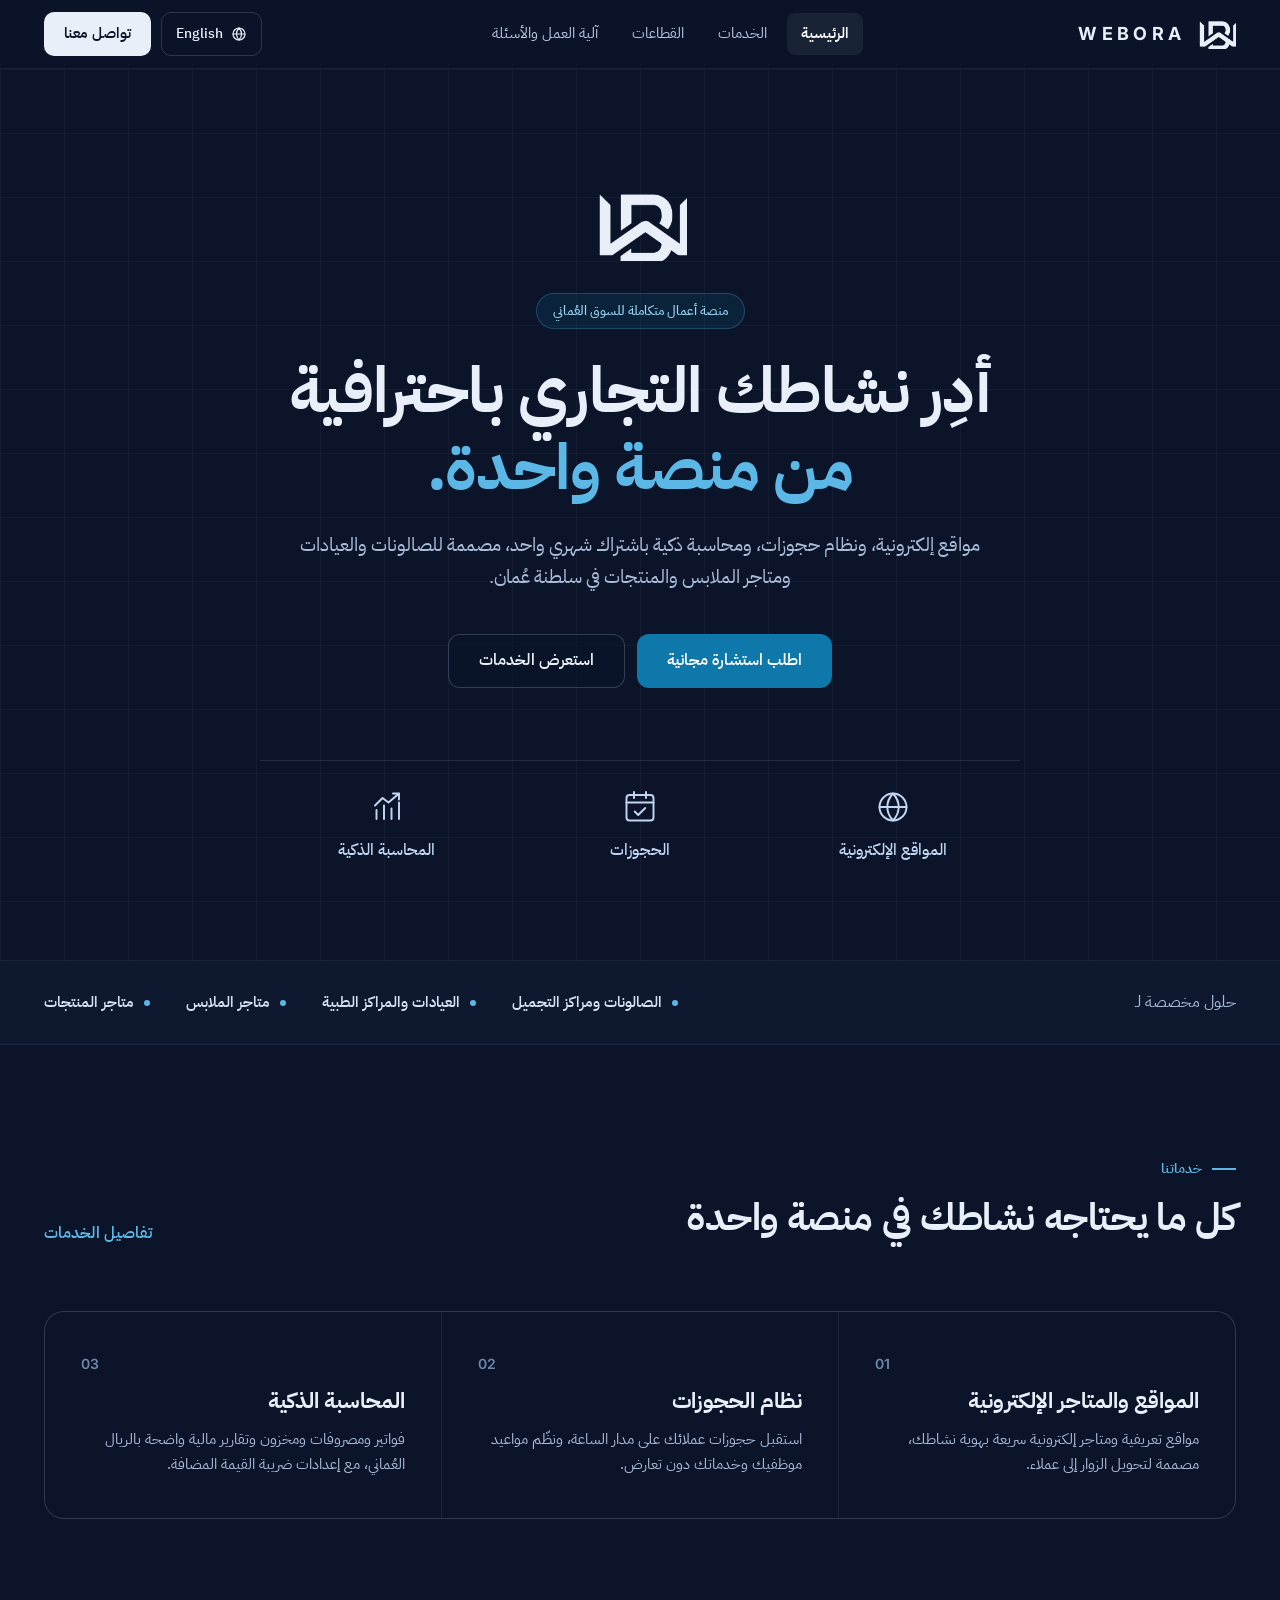
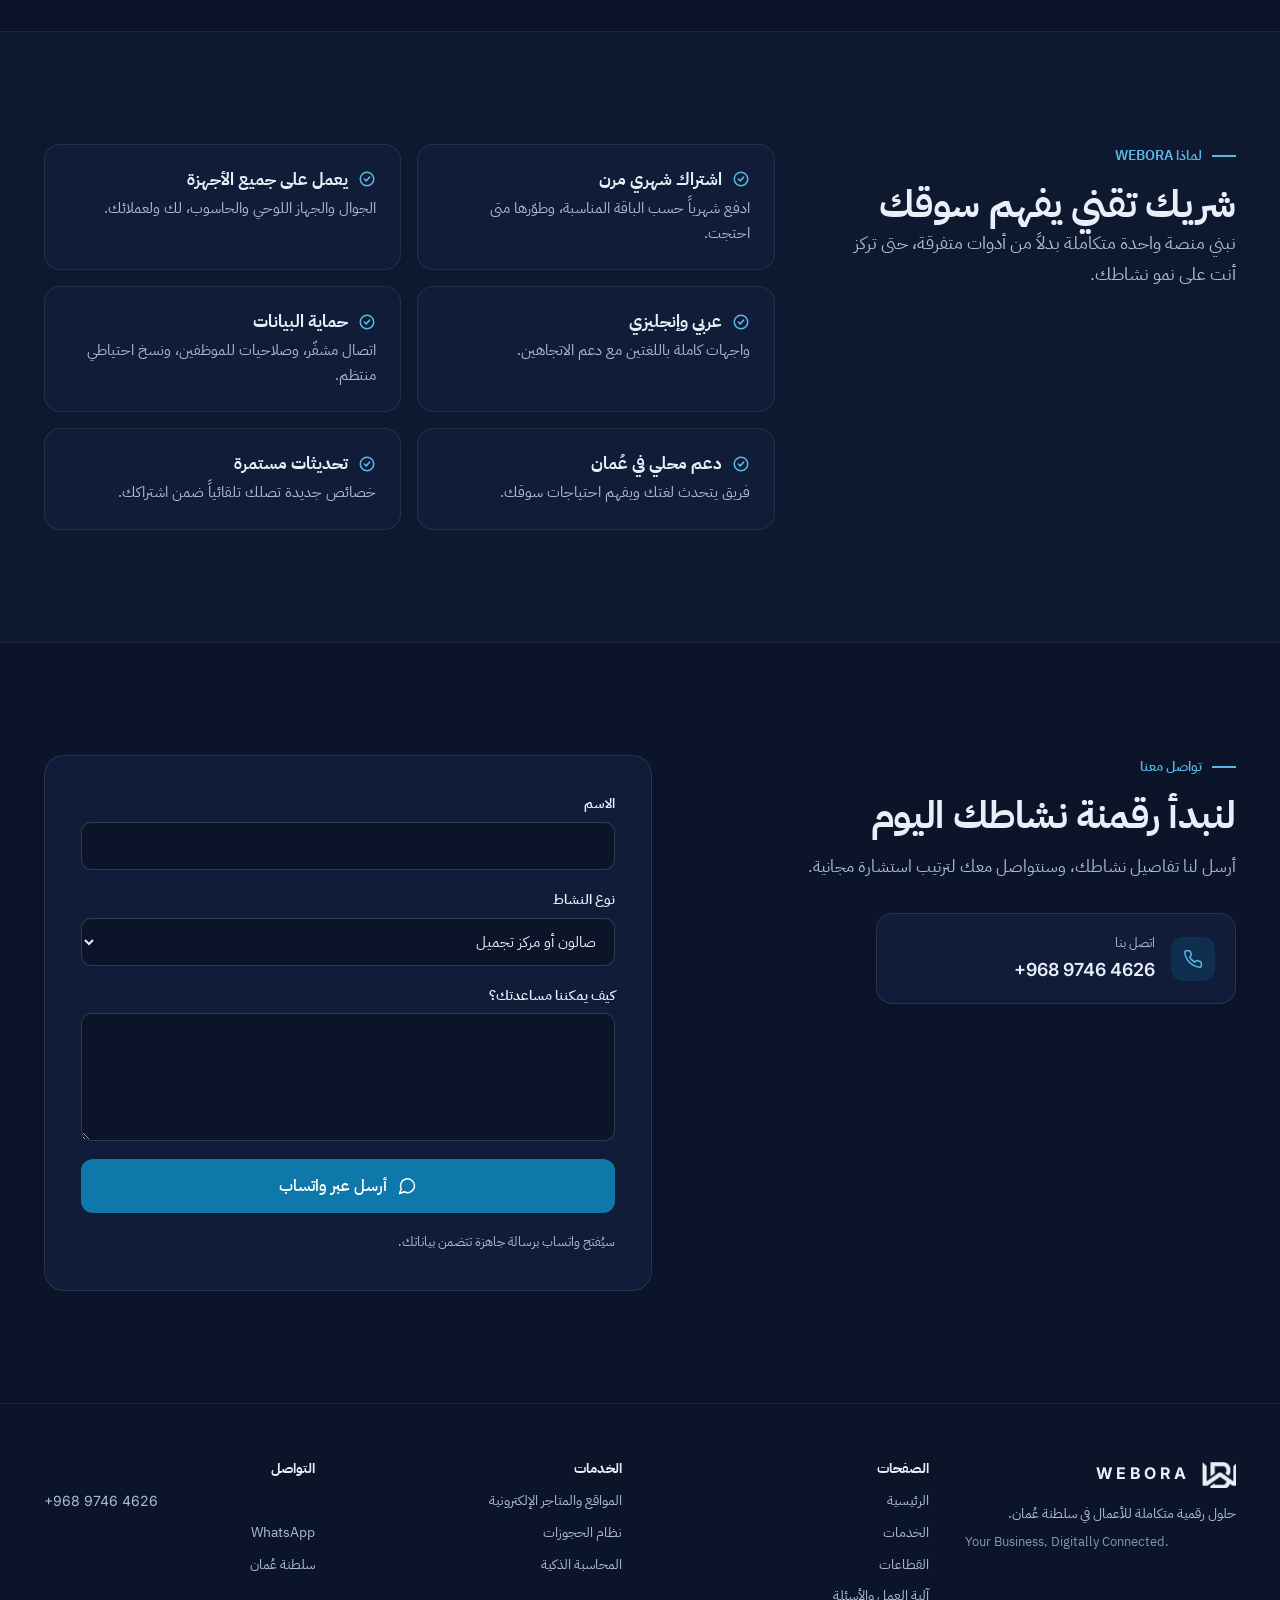
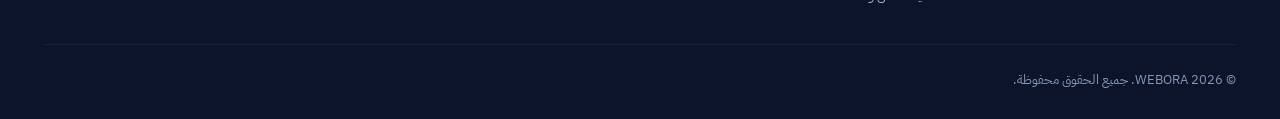
<file: public/index.html>
<!doctype html>
<html lang="ar" dir="rtl">
<head>
<meta charset="utf-8">
<meta name="viewport" content="width=device-width, initial-scale=1">
<title>WEBORA | مواقع وحجوزات ومحاسبة ذكية للأعمال في عُمان</title>
<meta name="description" content="منصة WEBORA: مواقع ومتاجر إلكترونية، ونظام حجوزات، ومحاسبة ذكية باشتراك شهري للصالونات والعيادات ومتاجر الملابس والمنتجات في سلطنة عُمان.">
<meta name="theme-color" content="#0B1428">
<meta property="og:type" content="website">
<meta property="og:site_name" content="WEBORA">
<meta property="og:title" content="WEBORA | مواقع وحجوزات ومحاسبة ذكية للأعمال في عُمان">
<meta property="og:description" content="منصة WEBORA: مواقع ومتاجر إلكترونية، ونظام حجوزات، ومحاسبة ذكية باشتراك شهري للصالونات والعيادات ومتاجر الملابس والمنتجات في سلطنة عُمان.">
<meta property="og:locale" content="ar_OM">
<link rel="icon" type="image/png" href="assets/favicon.png">
<link rel="apple-touch-icon" href="assets/apple-touch-icon.png">
<link rel="preconnect" href="https://fonts.googleapis.com">
<link rel="preconnect" href="https://fonts.gstatic.com" crossorigin>
<link rel="stylesheet" href="https://fonts.googleapis.com/css2?family=IBM+Plex+Sans+Arabic:wght@400;500;600;700&amp;family=Inter:wght@400;500;600;700&amp;display=swap">
<link rel="stylesheet" href="assets/style.css?v=20261114">
<script type="application/ld+json">{"@context": "https://schema.org", "@type": "Organization", "name": "WEBORA", "telephone": "+96897464626", "areaServed": "OM", "slogan": "Your Business, Digitally Connected."}</script>
</head>
<body>
<a class="skip-link" href="#main">تخطَّ إلى المحتوى</a>
<header class="site-header">
<div class="container header-bar">
<a class="brand" href="index.html" aria-label="WEBORA">
<img src="assets/logo-mark.png" alt="" width="39" height="30">
<span dir="ltr">WEBORA</span>
</a>
<nav class="nav" aria-label="القائمة الرئيسية">
<a href="index.html" aria-current="page">الرئيسية</a>
<a href="services.html">الخدمات</a>
<a href="sectors.html">القطاعات</a>
<a href="how.html">آلية العمل والأسئلة</a>
</nav>
<div class="header-actions">
<a class="btn-ghost" href="en/index.html" hreflang="en" lang="en"><svg width="16" height="16" viewBox="0 0 24 24" fill="none" stroke="currentColor" stroke-width="1.8" stroke-linecap="round" stroke-linejoin="round" aria-hidden="true"><circle cx="12" cy="12" r="9"/><path d="M3 12h18M12 3c2.5 2.7 3.8 5.7 3.8 9s-1.3 6.3-3.8 9c-2.5-2.7-3.8-5.7-3.8-9S9.5 5.7 12 3z"/></svg><span>English</span></a>
<a class="btn-light" href="https://wa.me/96897464626" target="_blank" rel="noopener">تواصل معنا</a>
<button class="burger" type="button" aria-expanded="false" aria-controls="mobile-nav" aria-label="القائمة"><svg width="20" height="20" viewBox="0 0 24 24" fill="none" stroke="currentColor" stroke-width="2" stroke-linecap="round" stroke-linejoin="round" aria-hidden="true"><path d="M4 7h16M4 12h16M4 17h16"/></svg></button>
</div>
</div>
<nav class="mobile-nav" id="mobile-nav" aria-label="القائمة الرئيسية">
<a href="index.html" aria-current="page">الرئيسية</a>
<a href="services.html">الخدمات</a>
<a href="sectors.html">القطاعات</a>
<a href="how.html">آلية العمل والأسئلة</a>
<a class="btn-light" href="https://wa.me/96897464626" target="_blank" rel="noopener">تواصل معنا</a>
</nav>
</header>
<main id="main">
<section class="grid-bg">
<div class="container hero">
<img class="hero-mark" src="assets/logo-mark.png" alt="" width="94" height="72">
<p class="badge">منصة أعمال متكاملة للسوق العُماني</p>
<h1>أدِر نشاطك التجاري باحترافية<br><span>من منصة واحدة.</span></h1>
<p class="lead">مواقع إلكترونية، ونظام حجوزات، ومحاسبة ذكية باشتراك شهري واحد، مصممة للصالونات والعيادات ومتاجر الملابس والمنتجات في سلطنة عُمان.</p>
<div class="btn-row">
<a class="btn btn-primary" href="#contact">اطلب استشارة مجانية</a>
<a class="btn btn-outline" href="services.html">استعرض الخدمات</a>
</div>
<ul class="pillars">
<li class="pillar"><svg width="36" height="36" viewBox="0 0 24 24" fill="none" stroke="currentColor" stroke-width="1.3" stroke-linecap="round" stroke-linejoin="round" aria-hidden="true"><circle cx="12" cy="12" r="9"/><path d="M3 12h18M12 3c2.5 2.7 3.8 5.7 3.8 9s-1.3 6.3-3.8 9c-2.5-2.7-3.8-5.7-3.8-9S9.5 5.7 12 3z"/></svg><span>المواقع الإلكترونية</span></li>
<li class="pillar"><svg width="36" height="36" viewBox="0 0 24 24" fill="none" stroke="currentColor" stroke-width="1.3" stroke-linecap="round" stroke-linejoin="round" aria-hidden="true"><rect x="3" y="4" width="18" height="17" rx="2"/><path d="M3 9h18M8 2v4M16 2v4M8.5 15l2.3 2.3 4.7-4.6"/></svg><span>الحجوزات</span></li>
<li class="pillar"><svg width="36" height="36" viewBox="0 0 24 24" fill="none" stroke="currentColor" stroke-width="1.3" stroke-linecap="round" stroke-linejoin="round" aria-hidden="true"><path d="M5 20v-6M10 20v-9M15 20v-7M20 20V9"/><path d="m4 11 5-5 4 3 7-6M16 3h4v4"/></svg><span>المحاسبة الذكية</span></li>
</ul>
</div>
</section>
<section class="strip" aria-label="حلول مخصصة لـ">
<div class="container">
<span class="muted">حلول مخصصة لـ</span>
<ul class="strip-items">
<li>الصالونات ومراكز التجميل</li>
<li>العيادات والمراكز الطبية</li>
<li>متاجر الملابس</li>
<li>متاجر المنتجات</li>
</ul>
</div>
</section>
<section class="section">
<div class="container">
<div class="section-head section-head--row">
<div><p class="kicker">خدماتنا</p>
<h2 class="h2">كل ما يحتاجه نشاطك في منصة واحدة</h2>
</div>
<a class="text-link" href="services.html">تفاصيل الخدمات</a>
</div>
<div class="panel-grid">
<article class="panel"><span class="num" dir="ltr">01</span><h3>المواقع والمتاجر الإلكترونية</h3><p>مواقع تعريفية ومتاجر إلكترونية سريعة بهوية نشاطك، مصممة لتحويل الزوار إلى عملاء.</p></article>
<article class="panel"><span class="num" dir="ltr">02</span><h3>نظام الحجوزات</h3><p>استقبل حجوزات عملائك على مدار الساعة، ونظّم مواعيد موظفيك وخدماتك دون تعارض.</p></article>
<article class="panel"><span class="num" dir="ltr">03</span><h3>المحاسبة الذكية</h3><p>فواتير ومصروفات ومخزون وتقارير مالية واضحة بالريال العُماني، مع إعدادات ضريبة القيمة المضافة.</p></article>
</div>
</div>
</section>
<section class="section section--alt">
<div class="container split">
<div class="split-side"><p class="kicker">لماذا WEBORA</p>
<h2 class="h2">شريك تقني يفهم سوقك</h2>
<p class="lead">نبني منصة واحدة متكاملة بدلاً من أدوات متفرقة، حتى تركز أنت على نمو نشاطك.</p>
</div>
<div class="split-main card-grid">
<div class="card"><h3><svg width="18" height="18" viewBox="0 0 24 24" fill="none" stroke="currentColor" stroke-width="2" stroke-linecap="round" stroke-linejoin="round" aria-hidden="true"><circle cx="12" cy="12" r="9"/><path d="m8.5 12 2.5 2.5 4.5-5"/></svg><span>اشتراك شهري مرن</span></h3><p>ادفع شهرياً حسب الباقة المناسبة، وطوّرها متى احتجت.</p></div>
<div class="card"><h3><svg width="18" height="18" viewBox="0 0 24 24" fill="none" stroke="currentColor" stroke-width="2" stroke-linecap="round" stroke-linejoin="round" aria-hidden="true"><circle cx="12" cy="12" r="9"/><path d="m8.5 12 2.5 2.5 4.5-5"/></svg><span>يعمل على جميع الأجهزة</span></h3><p>الجوال والجهاز اللوحي والحاسوب، لك ولعملائك.</p></div>
<div class="card"><h3><svg width="18" height="18" viewBox="0 0 24 24" fill="none" stroke="currentColor" stroke-width="2" stroke-linecap="round" stroke-linejoin="round" aria-hidden="true"><circle cx="12" cy="12" r="9"/><path d="m8.5 12 2.5 2.5 4.5-5"/></svg><span>عربي وإنجليزي</span></h3><p>واجهات كاملة باللغتين مع دعم الاتجاهين.</p></div>
<div class="card"><h3><svg width="18" height="18" viewBox="0 0 24 24" fill="none" stroke="currentColor" stroke-width="2" stroke-linecap="round" stroke-linejoin="round" aria-hidden="true"><circle cx="12" cy="12" r="9"/><path d="m8.5 12 2.5 2.5 4.5-5"/></svg><span>حماية البيانات</span></h3><p>اتصال مشفّر، وصلاحيات للموظفين، ونسخ احتياطي منتظم.</p></div>
<div class="card"><h3><svg width="18" height="18" viewBox="0 0 24 24" fill="none" stroke="currentColor" stroke-width="2" stroke-linecap="round" stroke-linejoin="round" aria-hidden="true"><circle cx="12" cy="12" r="9"/><path d="m8.5 12 2.5 2.5 4.5-5"/></svg><span>دعم محلي في عُمان</span></h3><p>فريق يتحدث لغتك ويفهم احتياجات سوقك.</p></div>
<div class="card"><h3><svg width="18" height="18" viewBox="0 0 24 24" fill="none" stroke="currentColor" stroke-width="2" stroke-linecap="round" stroke-linejoin="round" aria-hidden="true"><circle cx="12" cy="12" r="9"/><path d="m8.5 12 2.5 2.5 4.5-5"/></svg><span>تحديثات مستمرة</span></h3><p>خصائص جديدة تصلك تلقائياً ضمن اشتراكك.</p></div>
</div>
</div>
</section>
<section class="section" id="contact">
<div class="container contact">
<div class="contact-info">
<p class="kicker">تواصل معنا</p>
<h2 class="h2">لنبدأ رقمنة نشاطك اليوم</h2>
<p class="lead">أرسل لنا تفاصيل نشاطك، وسنتواصل معك لترتيب استشارة مجانية.</p>

<a class="phone-card" href="tel:+96897464626">
<span class="ico"><svg width="20" height="20" viewBox="0 0 24 24" fill="none" stroke="currentColor" stroke-width="1.8" stroke-linecap="round" stroke-linejoin="round" aria-hidden="true"><path d="M22 16.9v3a2 2 0 0 1-2.2 2 19.8 19.8 0 0 1-8.6-3.1 19.5 19.5 0 0 1-6-6A19.8 19.8 0 0 1 2.1 4.2 2 2 0 0 1 4.1 2h3a2 2 0 0 1 2 1.7c.1.9.4 1.8.7 2.7a2 2 0 0 1-.5 2.1L8 9.8a16 16 0 0 0 6 6l1.3-1.3a2 2 0 0 1 2.1-.4c.9.3 1.8.6 2.7.7a2 2 0 0 1 1.7 2z"/></svg></span>
<span><small>اتصل بنا</small><strong dir="ltr">+968 9746 4626</strong></span>
</a>
</div>
<form class="form" id="contact-form" novalidate
 data-intro="مرحباً WEBORA،" data-l-name="الاسم" data-l-biz="النشاط" data-l-msg="الطلب">
<div class="field">
<label for="f-name">الاسم</label>
<input id="f-name" name="name" type="text" autocomplete="name" required aria-describedby="f-name-err">
<span class="error" id="f-name-err">يرجى كتابة الاسم.</span>
</div>
<div class="field">
<label for="f-biz">نوع النشاط</label>
<select id="f-biz" name="business">
<option>صالون أو مركز تجميل</option>
<option>عيادة أو مركز طبي</option>
<option>متجر ملابس</option>
<option>متجر منتجات</option>
<option>نشاط آخر</option>
</select>
</div>
<div class="field">
<label for="f-msg">كيف يمكننا مساعدتك؟</label>
<textarea id="f-msg" name="message" rows="4"></textarea>
</div>
<button class="btn btn-primary" type="submit"><svg width="20" height="20" viewBox="0 0 24 24" fill="none" stroke="currentColor" stroke-width="1.8" stroke-linecap="round" stroke-linejoin="round" aria-hidden="true"><path d="M21 11.5a8.4 8.4 0 0 1-12.4 7.4L3 21l2.1-5.4A8.4 8.4 0 1 1 21 11.5z"/></svg><span>أرسل عبر واتساب</span></button>
<p class="form-note">سيُفتح واتساب برسالة جاهزة تتضمن بياناتك.</p>
</form>
</div>
</section>
</main>
<footer class="site-footer">
<div class="container">
<div class="footer-grid">
<div>
<div class="footer-brand"><img src="assets/logo-mark.png" alt="" width="36" height="28"><span dir="ltr">WEBORA</span></div>
<p class="footer-about">حلول رقمية متكاملة للأعمال في سلطنة عُمان.</p>
<p class="tagline" dir="ltr">Your Business, Digitally Connected.</p>
</div>
<div>
<h3>الصفحات</h3>
<div class="links">
<a href="index.html">الرئيسية</a>
<a href="services.html">الخدمات</a>
<a href="sectors.html">القطاعات</a>
<a href="how.html">آلية العمل والأسئلة</a>
</div>
</div>
<div>
<h3>الخدمات</h3>
<div class="links">
<a href="services.html">المواقع والمتاجر الإلكترونية</a>
<a href="services.html">نظام الحجوزات</a>
<a href="services.html">المحاسبة الذكية</a>
</div>
</div>
<div>
<h3>التواصل</h3>
<div class="links">
<a href="tel:+96897464626" dir="ltr" class="latin">+968 9746 4626</a>
<a href="https://wa.me/96897464626" target="_blank" rel="noopener">WhatsApp</a>
<span>سلطنة عُمان</span>
</div>
</div>
</div>
<p class="copyright">© 2026 WEBORA. جميع الحقوق محفوظة.</p>
</div>
</footer>
<script src="assets/main.js?v=20261114" defer></script>
</body>
</html>
</file>
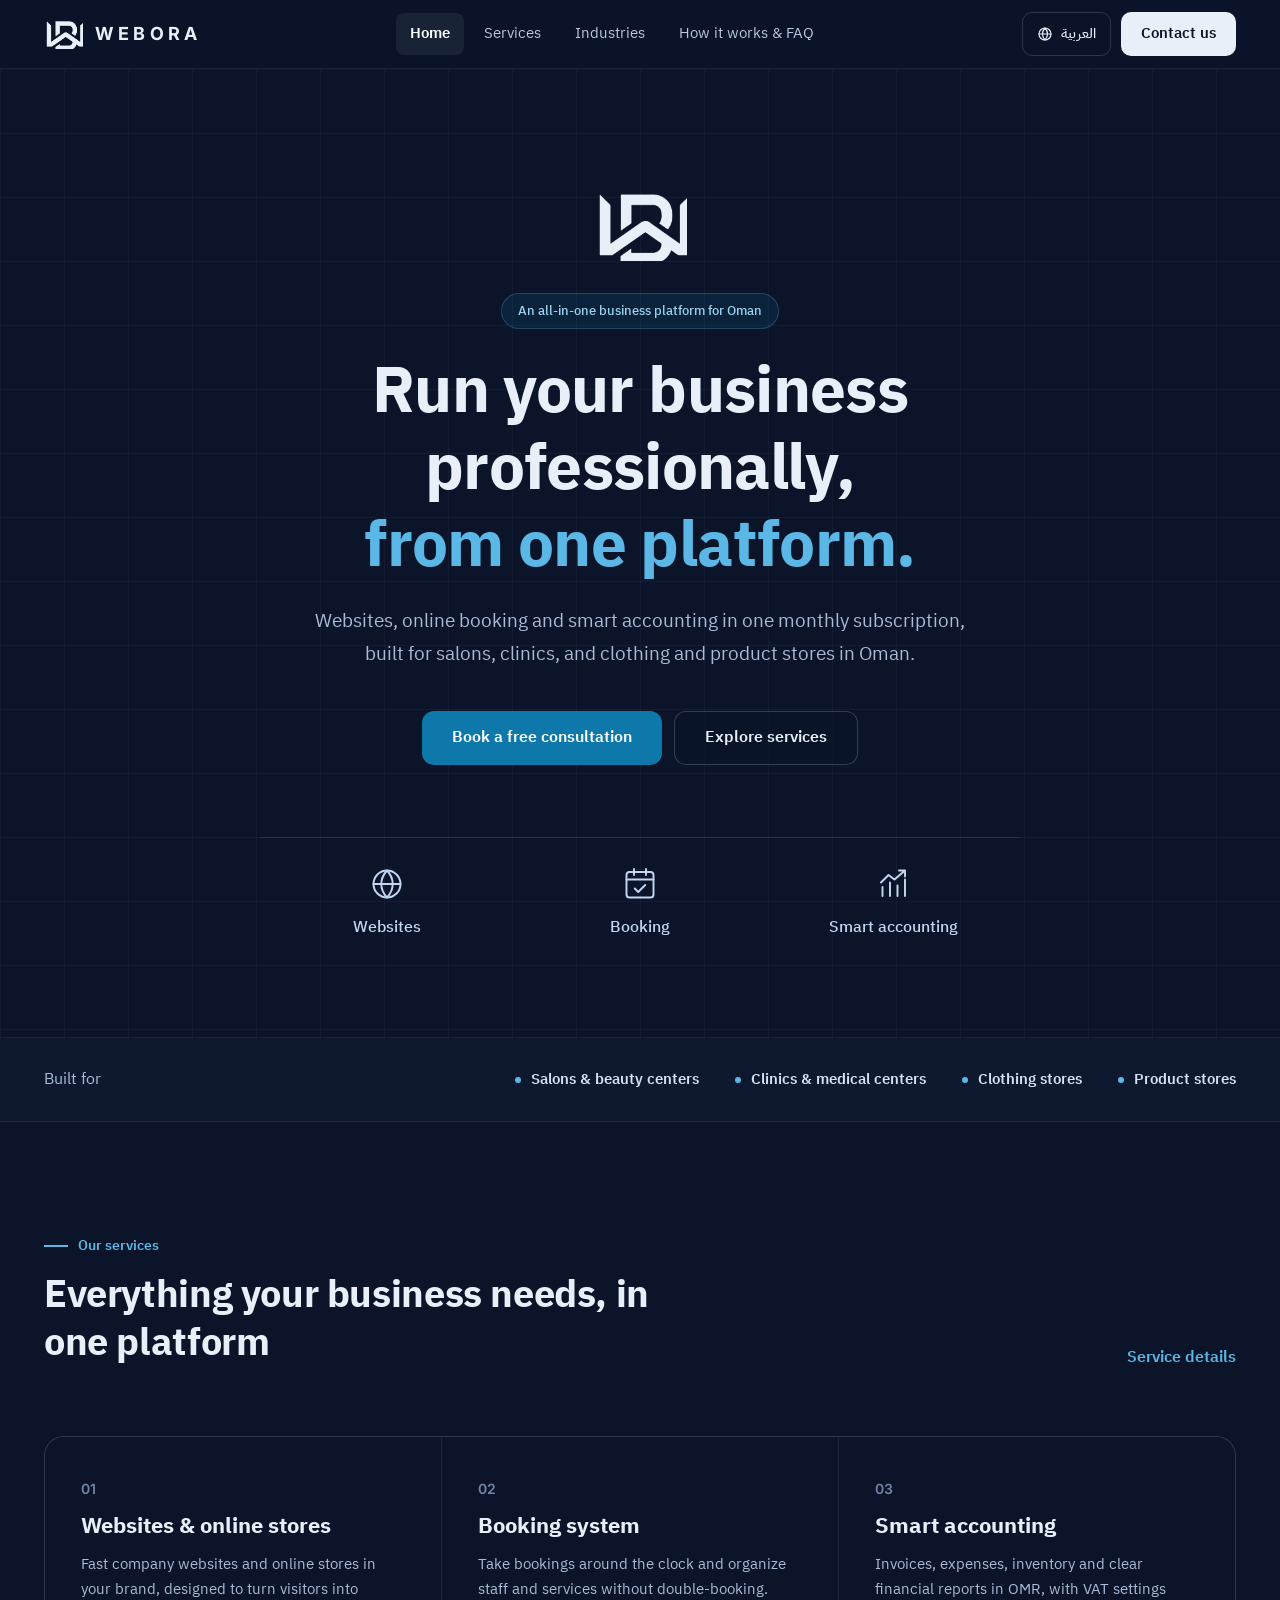
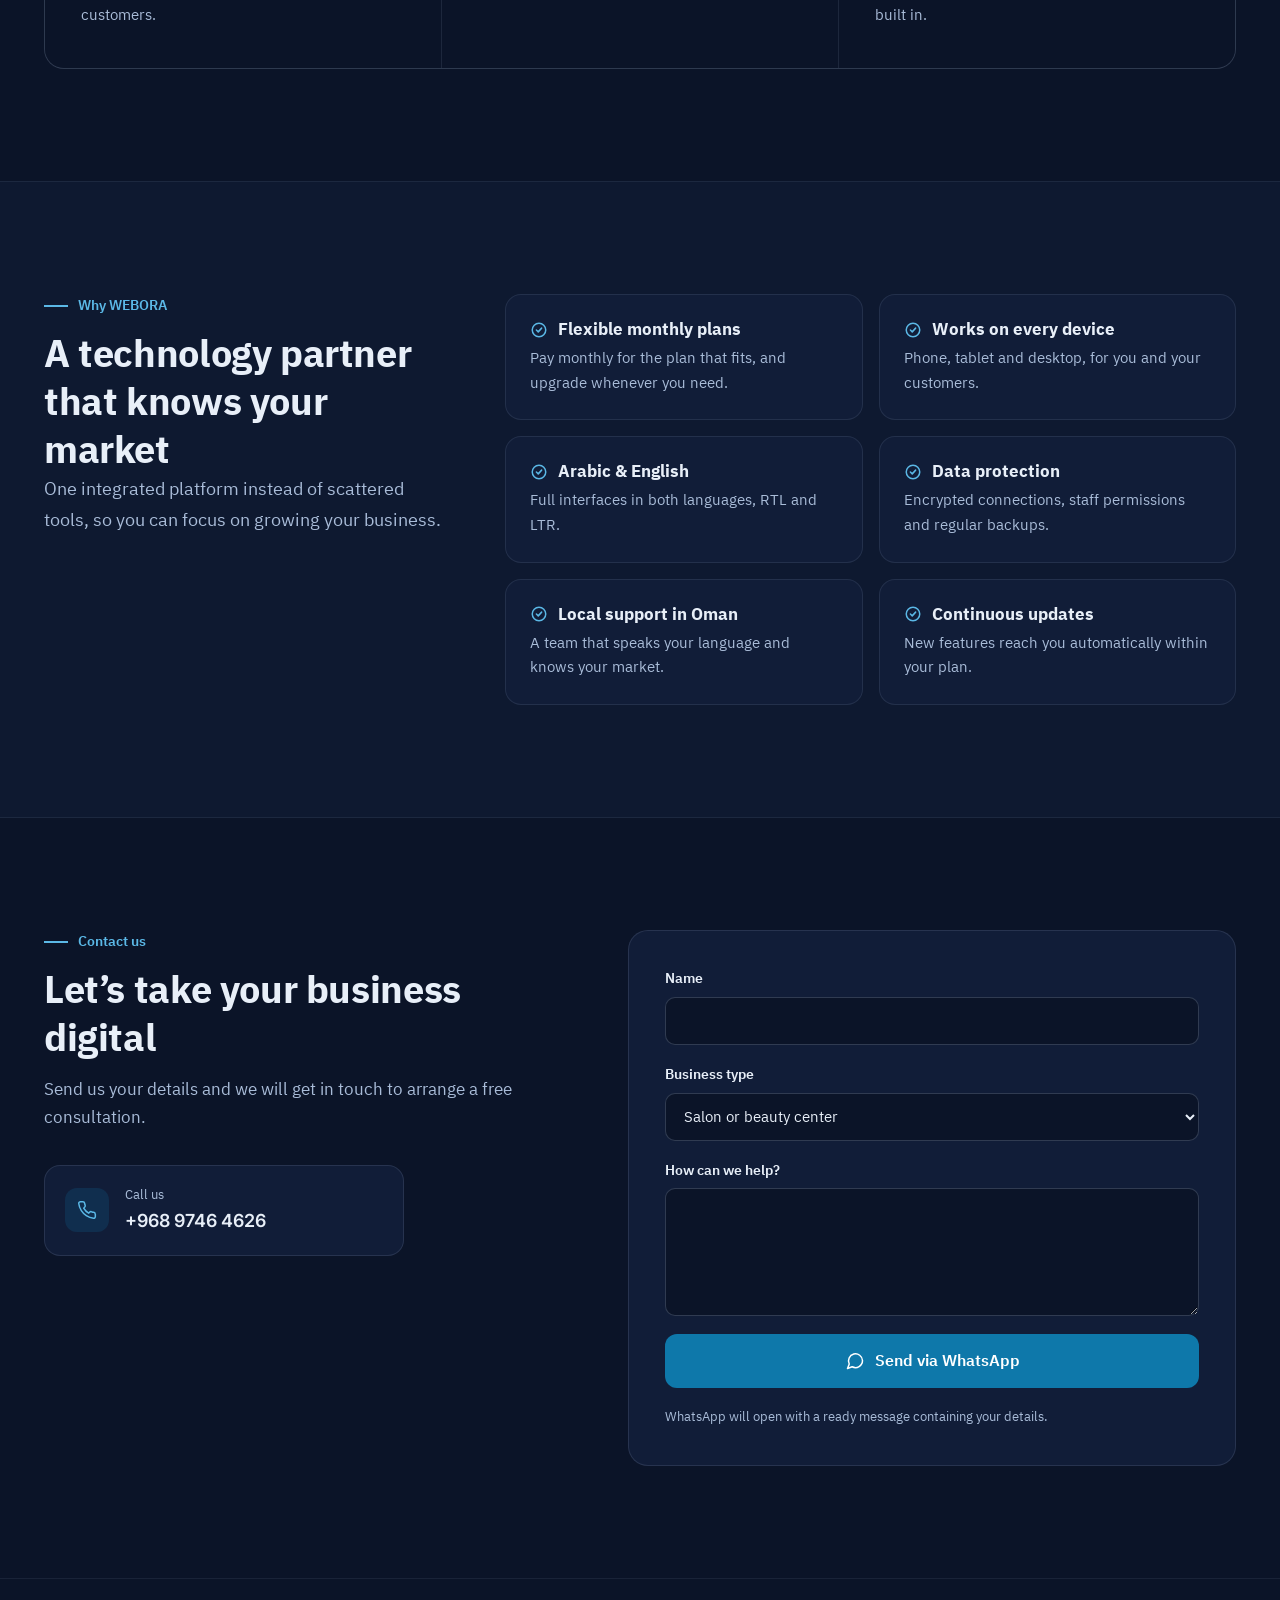
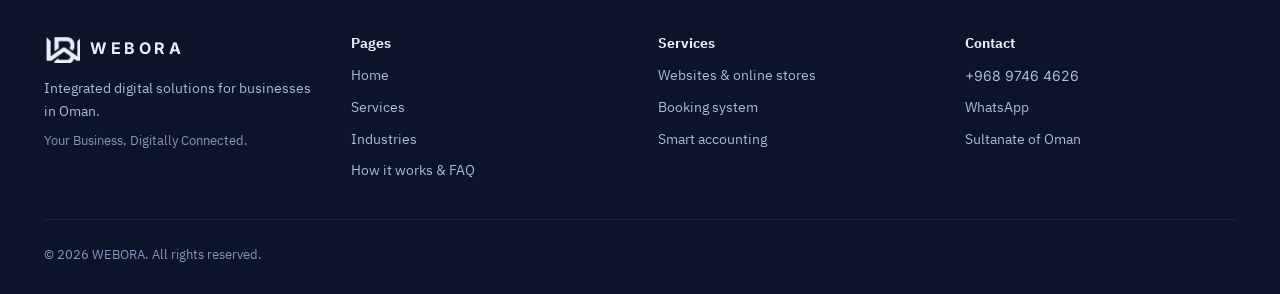
<file: public/en/index.html>
<!doctype html>
<html lang="en" dir="ltr">
<head>
<meta charset="utf-8">
<meta name="viewport" content="width=device-width, initial-scale=1">
<title>WEBORA | Websites, Booking &amp; Smart Accounting for Businesses in Oman</title>
<meta name="description" content="WEBORA: websites and online stores, online booking and smart accounting in one monthly subscription for salons, clinics, and clothing and product stores in Oman.">
<meta name="theme-color" content="#0B1428">
<meta property="og:type" content="website">
<meta property="og:site_name" content="WEBORA">
<meta property="og:title" content="WEBORA | Websites, Booking &amp; Smart Accounting for Businesses in Oman">
<meta property="og:description" content="WEBORA: websites and online stores, online booking and smart accounting in one monthly subscription for salons, clinics, and clothing and product stores in Oman.">
<meta property="og:locale" content="en_US">
<link rel="icon" type="image/png" href="../assets/favicon.png">
<link rel="apple-touch-icon" href="../assets/apple-touch-icon.png">
<link rel="preconnect" href="https://fonts.googleapis.com">
<link rel="preconnect" href="https://fonts.gstatic.com" crossorigin>
<link rel="stylesheet" href="https://fonts.googleapis.com/css2?family=IBM+Plex+Sans+Arabic:wght@400;500;600;700&amp;family=Inter:wght@400;500;600;700&amp;display=swap">
<link rel="stylesheet" href="../assets/style.css?v=20261114">
<script type="application/ld+json">{"@context": "https://schema.org", "@type": "Organization", "name": "WEBORA", "telephone": "+96897464626", "areaServed": "OM", "slogan": "Your Business, Digitally Connected."}</script>
</head>
<body>
<a class="skip-link" href="#main">Skip to content</a>
<header class="site-header">
<div class="container header-bar">
<a class="brand" href="index.html" aria-label="WEBORA">
<img src="../assets/logo-mark.png" alt="" width="39" height="30">
<span dir="ltr">WEBORA</span>
</a>
<nav class="nav" aria-label="Main navigation">
<a href="index.html" aria-current="page">Home</a>
<a href="services.html">Services</a>
<a href="sectors.html">Industries</a>
<a href="how.html">How it works &amp; FAQ</a>
</nav>
<div class="header-actions">
<a class="btn-ghost" href="../index.html" hreflang="ar" lang="ar"><svg width="16" height="16" viewBox="0 0 24 24" fill="none" stroke="currentColor" stroke-width="1.8" stroke-linecap="round" stroke-linejoin="round" aria-hidden="true"><circle cx="12" cy="12" r="9"/><path d="M3 12h18M12 3c2.5 2.7 3.8 5.7 3.8 9s-1.3 6.3-3.8 9c-2.5-2.7-3.8-5.7-3.8-9S9.5 5.7 12 3z"/></svg><span>العربية</span></a>
<a class="btn-light" href="https://wa.me/96897464626" target="_blank" rel="noopener">Contact us</a>
<button class="burger" type="button" aria-expanded="false" aria-controls="mobile-nav" aria-label="Menu"><svg width="20" height="20" viewBox="0 0 24 24" fill="none" stroke="currentColor" stroke-width="2" stroke-linecap="round" stroke-linejoin="round" aria-hidden="true"><path d="M4 7h16M4 12h16M4 17h16"/></svg></button>
</div>
</div>
<nav class="mobile-nav" id="mobile-nav" aria-label="Main navigation">
<a href="index.html" aria-current="page">Home</a>
<a href="services.html">Services</a>
<a href="sectors.html">Industries</a>
<a href="how.html">How it works &amp; FAQ</a>
<a class="btn-light" href="https://wa.me/96897464626" target="_blank" rel="noopener">Contact us</a>
</nav>
</header>
<main id="main">
<section class="grid-bg">
<div class="container hero">
<img class="hero-mark" src="../assets/logo-mark.png" alt="" width="94" height="72">
<p class="badge">An all-in-one business platform for Oman</p>
<h1>Run your business professionally,<br><span>from one platform.</span></h1>
<p class="lead">Websites, online booking and smart accounting in one monthly subscription, built for salons, clinics, and clothing and product stores in Oman.</p>
<div class="btn-row">
<a class="btn btn-primary" href="#contact">Book a free consultation</a>
<a class="btn btn-outline" href="services.html">Explore services</a>
</div>
<ul class="pillars">
<li class="pillar"><svg width="36" height="36" viewBox="0 0 24 24" fill="none" stroke="currentColor" stroke-width="1.3" stroke-linecap="round" stroke-linejoin="round" aria-hidden="true"><circle cx="12" cy="12" r="9"/><path d="M3 12h18M12 3c2.5 2.7 3.8 5.7 3.8 9s-1.3 6.3-3.8 9c-2.5-2.7-3.8-5.7-3.8-9S9.5 5.7 12 3z"/></svg><span>Websites</span></li>
<li class="pillar"><svg width="36" height="36" viewBox="0 0 24 24" fill="none" stroke="currentColor" stroke-width="1.3" stroke-linecap="round" stroke-linejoin="round" aria-hidden="true"><rect x="3" y="4" width="18" height="17" rx="2"/><path d="M3 9h18M8 2v4M16 2v4M8.5 15l2.3 2.3 4.7-4.6"/></svg><span>Booking</span></li>
<li class="pillar"><svg width="36" height="36" viewBox="0 0 24 24" fill="none" stroke="currentColor" stroke-width="1.3" stroke-linecap="round" stroke-linejoin="round" aria-hidden="true"><path d="M5 20v-6M10 20v-9M15 20v-7M20 20V9"/><path d="m4 11 5-5 4 3 7-6M16 3h4v4"/></svg><span>Smart accounting</span></li>
</ul>
</div>
</section>
<section class="strip" aria-label="Built for">
<div class="container">
<span class="muted">Built for</span>
<ul class="strip-items">
<li>Salons &amp; beauty centers</li>
<li>Clinics &amp; medical centers</li>
<li>Clothing stores</li>
<li>Product stores</li>
</ul>
</div>
</section>
<section class="section">
<div class="container">
<div class="section-head section-head--row">
<div><p class="kicker">Our services</p>
<h2 class="h2">Everything your business needs, in one platform</h2>
</div>
<a class="text-link" href="services.html">Service details</a>
</div>
<div class="panel-grid">
<article class="panel"><span class="num" dir="ltr">01</span><h3>Websites &amp; online stores</h3><p>Fast company websites and online stores in your brand, designed to turn visitors into customers.</p></article>
<article class="panel"><span class="num" dir="ltr">02</span><h3>Booking system</h3><p>Take bookings around the clock and organize staff and services without double-booking.</p></article>
<article class="panel"><span class="num" dir="ltr">03</span><h3>Smart accounting</h3><p>Invoices, expenses, inventory and clear financial reports in OMR, with VAT settings built in.</p></article>
</div>
</div>
</section>
<section class="section section--alt">
<div class="container split">
<div class="split-side"><p class="kicker">Why WEBORA</p>
<h2 class="h2">A technology partner that knows your market</h2>
<p class="lead">One integrated platform instead of scattered tools, so you can focus on growing your business.</p>
</div>
<div class="split-main card-grid">
<div class="card"><h3><svg width="18" height="18" viewBox="0 0 24 24" fill="none" stroke="currentColor" stroke-width="2" stroke-linecap="round" stroke-linejoin="round" aria-hidden="true"><circle cx="12" cy="12" r="9"/><path d="m8.5 12 2.5 2.5 4.5-5"/></svg><span>Flexible monthly plans</span></h3><p>Pay monthly for the plan that fits, and upgrade whenever you need.</p></div>
<div class="card"><h3><svg width="18" height="18" viewBox="0 0 24 24" fill="none" stroke="currentColor" stroke-width="2" stroke-linecap="round" stroke-linejoin="round" aria-hidden="true"><circle cx="12" cy="12" r="9"/><path d="m8.5 12 2.5 2.5 4.5-5"/></svg><span>Works on every device</span></h3><p>Phone, tablet and desktop, for you and your customers.</p></div>
<div class="card"><h3><svg width="18" height="18" viewBox="0 0 24 24" fill="none" stroke="currentColor" stroke-width="2" stroke-linecap="round" stroke-linejoin="round" aria-hidden="true"><circle cx="12" cy="12" r="9"/><path d="m8.5 12 2.5 2.5 4.5-5"/></svg><span>Arabic &amp; English</span></h3><p>Full interfaces in both languages, RTL and LTR.</p></div>
<div class="card"><h3><svg width="18" height="18" viewBox="0 0 24 24" fill="none" stroke="currentColor" stroke-width="2" stroke-linecap="round" stroke-linejoin="round" aria-hidden="true"><circle cx="12" cy="12" r="9"/><path d="m8.5 12 2.5 2.5 4.5-5"/></svg><span>Data protection</span></h3><p>Encrypted connections, staff permissions and regular backups.</p></div>
<div class="card"><h3><svg width="18" height="18" viewBox="0 0 24 24" fill="none" stroke="currentColor" stroke-width="2" stroke-linecap="round" stroke-linejoin="round" aria-hidden="true"><circle cx="12" cy="12" r="9"/><path d="m8.5 12 2.5 2.5 4.5-5"/></svg><span>Local support in Oman</span></h3><p>A team that speaks your language and knows your market.</p></div>
<div class="card"><h3><svg width="18" height="18" viewBox="0 0 24 24" fill="none" stroke="currentColor" stroke-width="2" stroke-linecap="round" stroke-linejoin="round" aria-hidden="true"><circle cx="12" cy="12" r="9"/><path d="m8.5 12 2.5 2.5 4.5-5"/></svg><span>Continuous updates</span></h3><p>New features reach you automatically within your plan.</p></div>
</div>
</div>
</section>
<section class="section" id="contact">
<div class="container contact">
<div class="contact-info">
<p class="kicker">Contact us</p>
<h2 class="h2">Let’s take your business digital</h2>
<p class="lead">Send us your details and we will get in touch to arrange a free consultation.</p>

<a class="phone-card" href="tel:+96897464626">
<span class="ico"><svg width="20" height="20" viewBox="0 0 24 24" fill="none" stroke="currentColor" stroke-width="1.8" stroke-linecap="round" stroke-linejoin="round" aria-hidden="true"><path d="M22 16.9v3a2 2 0 0 1-2.2 2 19.8 19.8 0 0 1-8.6-3.1 19.5 19.5 0 0 1-6-6A19.8 19.8 0 0 1 2.1 4.2 2 2 0 0 1 4.1 2h3a2 2 0 0 1 2 1.7c.1.9.4 1.8.7 2.7a2 2 0 0 1-.5 2.1L8 9.8a16 16 0 0 0 6 6l1.3-1.3a2 2 0 0 1 2.1-.4c.9.3 1.8.6 2.7.7a2 2 0 0 1 1.7 2z"/></svg></span>
<span><small>Call us</small><strong dir="ltr">+968 9746 4626</strong></span>
</a>
</div>
<form class="form" id="contact-form" novalidate
 data-intro="Hello WEBORA," data-l-name="Name" data-l-biz="Business" data-l-msg="Request">
<div class="field">
<label for="f-name">Name</label>
<input id="f-name" name="name" type="text" autocomplete="name" required aria-describedby="f-name-err">
<span class="error" id="f-name-err">Please enter your name.</span>
</div>
<div class="field">
<label for="f-biz">Business type</label>
<select id="f-biz" name="business">
<option>Salon or beauty center</option>
<option>Clinic or medical center</option>
<option>Clothing store</option>
<option>Product store</option>
<option>Other</option>
</select>
</div>
<div class="field">
<label for="f-msg">How can we help?</label>
<textarea id="f-msg" name="message" rows="4"></textarea>
</div>
<button class="btn btn-primary" type="submit"><svg width="20" height="20" viewBox="0 0 24 24" fill="none" stroke="currentColor" stroke-width="1.8" stroke-linecap="round" stroke-linejoin="round" aria-hidden="true"><path d="M21 11.5a8.4 8.4 0 0 1-12.4 7.4L3 21l2.1-5.4A8.4 8.4 0 1 1 21 11.5z"/></svg><span>Send via WhatsApp</span></button>
<p class="form-note">WhatsApp will open with a ready message containing your details.</p>
</form>
</div>
</section>
</main>
<footer class="site-footer">
<div class="container">
<div class="footer-grid">
<div>
<div class="footer-brand"><img src="../assets/logo-mark.png" alt="" width="36" height="28"><span dir="ltr">WEBORA</span></div>
<p class="footer-about">Integrated digital solutions for businesses in Oman.</p>
<p class="tagline" dir="ltr">Your Business, Digitally Connected.</p>
</div>
<div>
<h3>Pages</h3>
<div class="links">
<a href="index.html">Home</a>
<a href="services.html">Services</a>
<a href="sectors.html">Industries</a>
<a href="how.html">How it works &amp; FAQ</a>
</div>
</div>
<div>
<h3>Services</h3>
<div class="links">
<a href="services.html">Websites &amp; online stores</a>
<a href="services.html">Booking system</a>
<a href="services.html">Smart accounting</a>
</div>
</div>
<div>
<h3>Contact</h3>
<div class="links">
<a href="tel:+96897464626" dir="ltr" class="latin">+968 9746 4626</a>
<a href="https://wa.me/96897464626" target="_blank" rel="noopener">WhatsApp</a>
<span>Sultanate of Oman</span>
</div>
</div>
</div>
<p class="copyright">© 2026 WEBORA. All rights reserved.</p>
</div>
</footer>
<script src="../assets/main.js?v=20261114" defer></script>
</body>
</html>
</file>
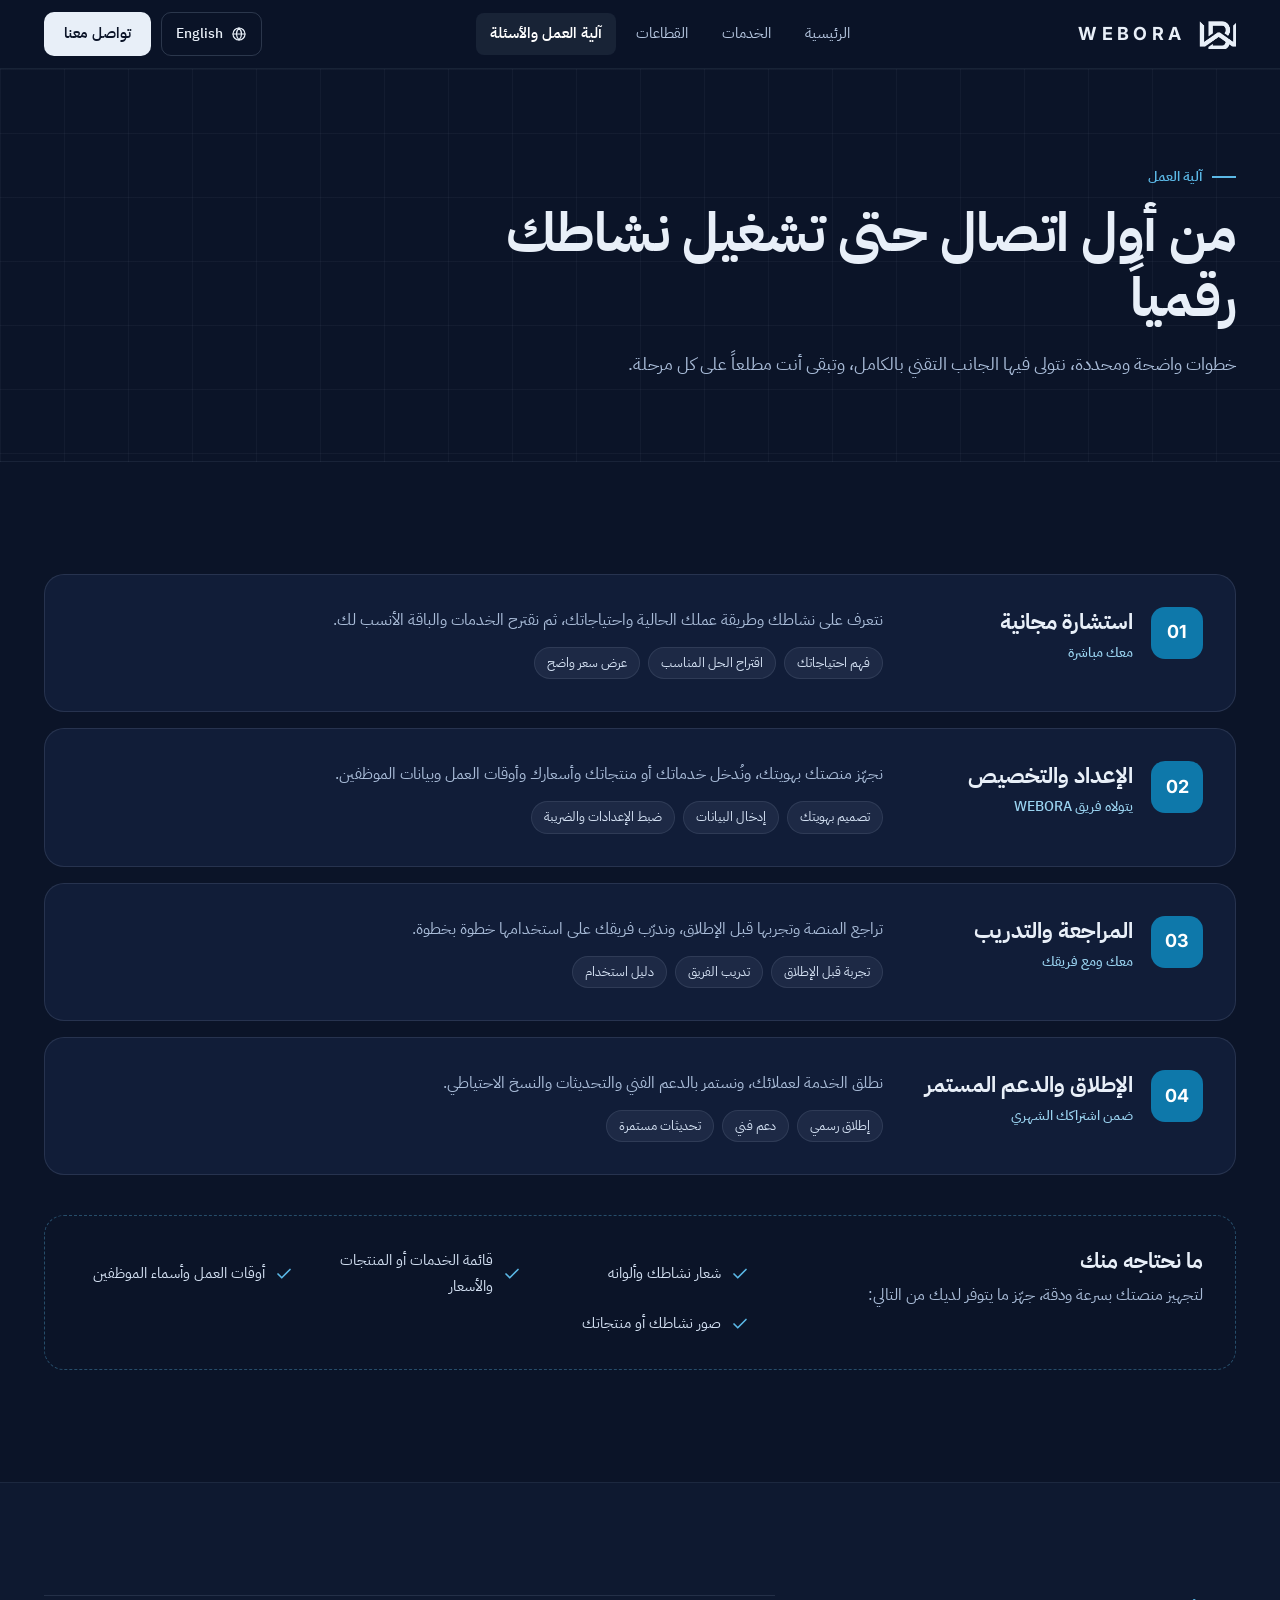
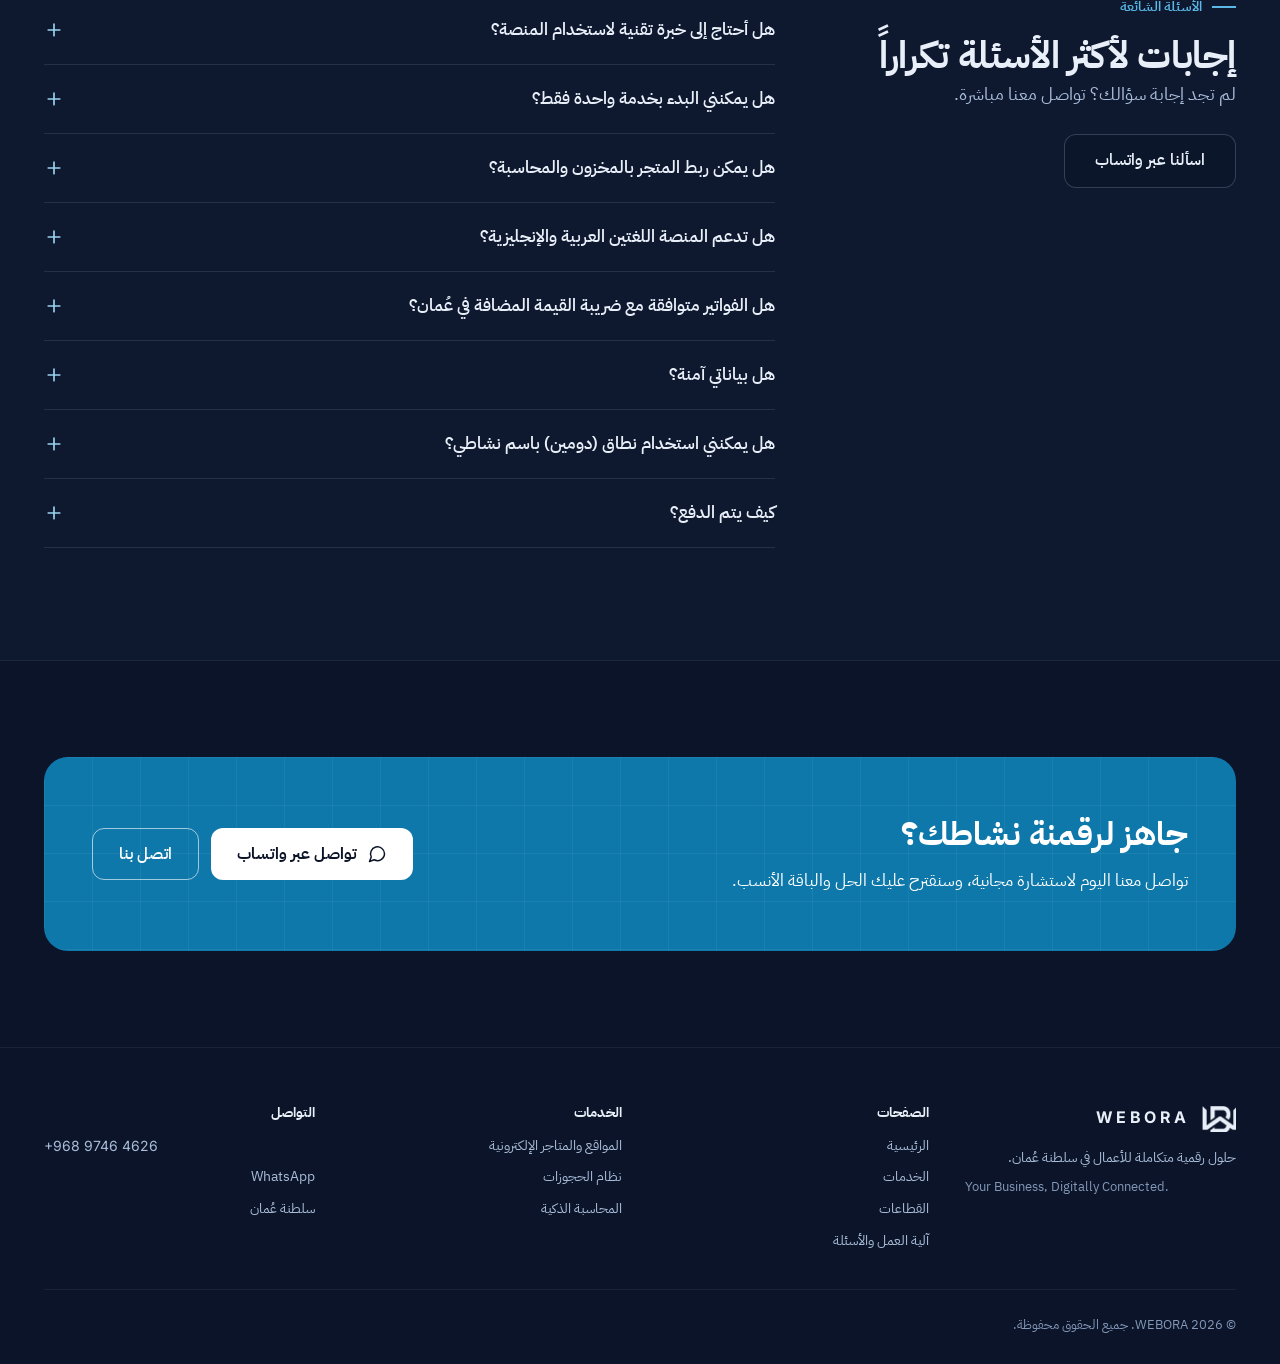
<file: public/how.html>
<!doctype html>
<html lang="ar" dir="rtl">
<head>
<meta charset="utf-8">
<meta name="viewport" content="width=device-width, initial-scale=1">
<title>آلية العمل والأسئلة الشائعة | WEBORA</title>
<meta name="description" content="كيف نعمل من الاستشارة المجانية حتى الإطلاق والدعم المستمر، وإجابات أكثر الأسئلة شيوعاً حول منصة WEBORA.">
<meta name="theme-color" content="#0B1428">
<meta property="og:type" content="website">
<meta property="og:site_name" content="WEBORA">
<meta property="og:title" content="آلية العمل والأسئلة الشائعة | WEBORA">
<meta property="og:description" content="كيف نعمل من الاستشارة المجانية حتى الإطلاق والدعم المستمر، وإجابات أكثر الأسئلة شيوعاً حول منصة WEBORA.">
<meta property="og:locale" content="ar_OM">
<link rel="icon" type="image/png" href="assets/favicon.png">
<link rel="apple-touch-icon" href="assets/apple-touch-icon.png">
<link rel="preconnect" href="https://fonts.googleapis.com">
<link rel="preconnect" href="https://fonts.gstatic.com" crossorigin>
<link rel="stylesheet" href="https://fonts.googleapis.com/css2?family=IBM+Plex+Sans+Arabic:wght@400;500;600;700&amp;family=Inter:wght@400;500;600;700&amp;display=swap">
<link rel="stylesheet" href="assets/style.css?v=20261114">
<script type="application/ld+json">{"@context": "https://schema.org", "@type": "FAQPage", "mainEntity": [{"@type": "Question", "name": "هل أحتاج إلى خبرة تقنية لاستخدام المنصة؟", "acceptedAnswer": {"@type": "Answer", "text": "لا. الواجهات بسيطة، ونتولى إعداد المنصة وتدريب فريقك قبل الإطلاق."}}, {"@type": "Question", "name": "هل يمكنني البدء بخدمة واحدة فقط؟", "acceptedAnswer": {"@type": "Answer", "text": "نعم، يمكنك البدء بالموقع أو المتجر أو نظام الحجوزات أو المحاسبة، وإضافة باقي الخدمات لاحقاً."}}, {"@type": "Question", "name": "هل يمكن ربط المتجر بالمخزون والمحاسبة؟", "acceptedAnswer": {"@type": "Answer", "text": "نعم، الطلبات تُحدّث المخزون وتُصدر الفواتير تلقائياً داخل نفس المنصة."}}, {"@type": "Question", "name": "هل تدعم المنصة اللغتين العربية والإنجليزية؟", "acceptedAnswer": {"@type": "Answer", "text": "نعم، جميع الواجهات متاحة باللغتين، ويمكن لعملائك اختيار اللغة المناسبة."}}, {"@type": "Question", "name": "هل الفواتير متوافقة مع ضريبة القيمة المضافة في عُمان؟", "acceptedAnswer": {"@type": "Answer", "text": "نعم، النظام يتضمن إعدادات ضريبة القيمة المضافة المعمول بها في سلطنة عُمان، ويُصدر فواتير ضريبية بالريال العُماني."}}, {"@type": "Question", "name": "هل بياناتي آمنة؟", "acceptedAnswer": {"@type": "Answer", "text": "نعم. الاتصال مشفّر، وبيانات كل نشاط منفصلة تماماً عن غيره، مع صلاحيات للموظفين ونسخ احتياطي منتظم."}}, {"@type": "Question", "name": "هل يمكنني استخدام نطاق (دومين) باسم نشاطي؟", "acceptedAnswer": {"@type": "Answer", "text": "نعم، يمكن ربط موقعك بنطاق باسم نشاطك، ونساعدك في تسجيله وربطه."}}, {"@type": "Question", "name": "كيف يتم الدفع؟", "acceptedAnswer": {"@type": "Answer", "text": "عبر اشتراك شهري حسب الباقة المختارة. تفاصيل الباقات تُعلن قريباً."}}]}</script>
</head>
<body>
<a class="skip-link" href="#main">تخطَّ إلى المحتوى</a>
<header class="site-header">
<div class="container header-bar">
<a class="brand" href="index.html" aria-label="WEBORA">
<img src="assets/logo-mark.png" alt="" width="39" height="30">
<span dir="ltr">WEBORA</span>
</a>
<nav class="nav" aria-label="القائمة الرئيسية">
<a href="index.html">الرئيسية</a>
<a href="services.html">الخدمات</a>
<a href="sectors.html">القطاعات</a>
<a href="how.html" aria-current="page">آلية العمل والأسئلة</a>
</nav>
<div class="header-actions">
<a class="btn-ghost" href="en/how.html" hreflang="en" lang="en"><svg width="16" height="16" viewBox="0 0 24 24" fill="none" stroke="currentColor" stroke-width="1.8" stroke-linecap="round" stroke-linejoin="round" aria-hidden="true"><circle cx="12" cy="12" r="9"/><path d="M3 12h18M12 3c2.5 2.7 3.8 5.7 3.8 9s-1.3 6.3-3.8 9c-2.5-2.7-3.8-5.7-3.8-9S9.5 5.7 12 3z"/></svg><span>English</span></a>
<a class="btn-light" href="https://wa.me/96897464626" target="_blank" rel="noopener">تواصل معنا</a>
<button class="burger" type="button" aria-expanded="false" aria-controls="mobile-nav" aria-label="القائمة"><svg width="20" height="20" viewBox="0 0 24 24" fill="none" stroke="currentColor" stroke-width="2" stroke-linecap="round" stroke-linejoin="round" aria-hidden="true"><path d="M4 7h16M4 12h16M4 17h16"/></svg></button>
</div>
</div>
<nav class="mobile-nav" id="mobile-nav" aria-label="القائمة الرئيسية">
<a href="index.html">الرئيسية</a>
<a href="services.html">الخدمات</a>
<a href="sectors.html">القطاعات</a>
<a href="how.html" aria-current="page">آلية العمل والأسئلة</a>
<a class="btn-light" href="https://wa.me/96897464626" target="_blank" rel="noopener">تواصل معنا</a>
</nav>
</header>
<main id="main">
<section class="grid-bg">
<div class="container page-hero">
<p class="kicker">آلية العمل</p>
<h1 class="h1">من أول اتصال حتى تشغيل نشاطك رقمياً</h1>
<p class="lead">خطوات واضحة ومحددة، نتولى فيها الجانب التقني بالكامل، وتبقى أنت مطلعاً على كل مرحلة.</p>
</div>
</section>
<section class="section">
<div class="container">
<ol class="timeline">
<li>
<div class="t-head"><span class="t-num" dir="ltr">01</span><div><h2>استشارة مجانية</h2><p class="who">معك مباشرة</p></div></div>
<div class="t-body"><p>نتعرف على نشاطك وطريقة عملك الحالية واحتياجاتك، ثم نقترح الخدمات والباقة الأنسب لك.</p><div class="chips"><span class="chip">فهم احتياجاتك</span><span class="chip">اقتراح الحل المناسب</span><span class="chip">عرض سعر واضح</span></div></div>
</li>
<li>
<div class="t-head"><span class="t-num" dir="ltr">02</span><div><h2>الإعداد والتخصيص</h2><p class="who">يتولاه فريق WEBORA</p></div></div>
<div class="t-body"><p>نجهّز منصتك بهويتك، ونُدخل خدماتك أو منتجاتك وأسعارك وأوقات العمل وبيانات الموظفين.</p><div class="chips"><span class="chip">تصميم بهويتك</span><span class="chip">إدخال البيانات</span><span class="chip">ضبط الإعدادات والضريبة</span></div></div>
</li>
<li>
<div class="t-head"><span class="t-num" dir="ltr">03</span><div><h2>المراجعة والتدريب</h2><p class="who">معك ومع فريقك</p></div></div>
<div class="t-body"><p>تراجع المنصة وتجربها قبل الإطلاق، وندرّب فريقك على استخدامها خطوة بخطوة.</p><div class="chips"><span class="chip">تجربة قبل الإطلاق</span><span class="chip">تدريب الفريق</span><span class="chip">دليل استخدام</span></div></div>
</li>
<li>
<div class="t-head"><span class="t-num" dir="ltr">04</span><div><h2>الإطلاق والدعم المستمر</h2><p class="who">ضمن اشتراكك الشهري</p></div></div>
<div class="t-body"><p>نطلق الخدمة لعملائك، ونستمر بالدعم الفني والتحديثات والنسخ الاحتياطي.</p><div class="chips"><span class="chip">إطلاق رسمي</span><span class="chip">دعم فني</span><span class="chip">تحديثات مستمرة</span></div></div>
</li>
</ol>
<div class="need">
<div><h2>ما نحتاجه منك</h2><p class="muted">لتجهيز منصتك بسرعة ودقة، جهّز ما يتوفر لديك من التالي:</p></div>
<ul><li><svg width="18" height="18" viewBox="0 0 24 24" fill="none" stroke="currentColor" stroke-width="2.2" stroke-linecap="round" stroke-linejoin="round" aria-hidden="true"><path d="M20 6 9 17l-5-5"/></svg><span>شعار نشاطك وألوانه</span></li>
<li><svg width="18" height="18" viewBox="0 0 24 24" fill="none" stroke="currentColor" stroke-width="2.2" stroke-linecap="round" stroke-linejoin="round" aria-hidden="true"><path d="M20 6 9 17l-5-5"/></svg><span>قائمة الخدمات أو المنتجات والأسعار</span></li>
<li><svg width="18" height="18" viewBox="0 0 24 24" fill="none" stroke="currentColor" stroke-width="2.2" stroke-linecap="round" stroke-linejoin="round" aria-hidden="true"><path d="M20 6 9 17l-5-5"/></svg><span>أوقات العمل وأسماء الموظفين</span></li>
<li><svg width="18" height="18" viewBox="0 0 24 24" fill="none" stroke="currentColor" stroke-width="2.2" stroke-linecap="round" stroke-linejoin="round" aria-hidden="true"><path d="M20 6 9 17l-5-5"/></svg><span>صور نشاطك أو منتجاتك</span></li></ul>
</div>
</div>
</section>
<section class="section section--alt" id="faq">
<div class="container split">
<div class="split-side">
<p class="kicker">الأسئلة الشائعة</p>
<h2 class="h2">إجابات لأكثر الأسئلة تكراراً</h2>
<p class="lead">لم تجد إجابة سؤالك؟ تواصل معنا مباشرة.</p>

<p style="margin-top:24px"><a class="btn btn-outline" href="https://wa.me/96897464626" target="_blank" rel="noopener">اسألنا عبر واتساب</a></p>
</div>
<div class="split-main faq-list">
<details><summary><span>هل أحتاج إلى خبرة تقنية لاستخدام المنصة؟</span><svg width="20" height="20" viewBox="0 0 24 24" fill="none" stroke="currentColor" stroke-width="2" stroke-linecap="round" stroke-linejoin="round" aria-hidden="true"><path d="M12 5v14M5 12h14"/></svg></summary><p>لا. الواجهات بسيطة، ونتولى إعداد المنصة وتدريب فريقك قبل الإطلاق.</p></details>
<details><summary><span>هل يمكنني البدء بخدمة واحدة فقط؟</span><svg width="20" height="20" viewBox="0 0 24 24" fill="none" stroke="currentColor" stroke-width="2" stroke-linecap="round" stroke-linejoin="round" aria-hidden="true"><path d="M12 5v14M5 12h14"/></svg></summary><p>نعم، يمكنك البدء بالموقع أو المتجر أو نظام الحجوزات أو المحاسبة، وإضافة باقي الخدمات لاحقاً.</p></details>
<details><summary><span>هل يمكن ربط المتجر بالمخزون والمحاسبة؟</span><svg width="20" height="20" viewBox="0 0 24 24" fill="none" stroke="currentColor" stroke-width="2" stroke-linecap="round" stroke-linejoin="round" aria-hidden="true"><path d="M12 5v14M5 12h14"/></svg></summary><p>نعم، الطلبات تُحدّث المخزون وتُصدر الفواتير تلقائياً داخل نفس المنصة.</p></details>
<details><summary><span>هل تدعم المنصة اللغتين العربية والإنجليزية؟</span><svg width="20" height="20" viewBox="0 0 24 24" fill="none" stroke="currentColor" stroke-width="2" stroke-linecap="round" stroke-linejoin="round" aria-hidden="true"><path d="M12 5v14M5 12h14"/></svg></summary><p>نعم، جميع الواجهات متاحة باللغتين، ويمكن لعملائك اختيار اللغة المناسبة.</p></details>
<details><summary><span>هل الفواتير متوافقة مع ضريبة القيمة المضافة في عُمان؟</span><svg width="20" height="20" viewBox="0 0 24 24" fill="none" stroke="currentColor" stroke-width="2" stroke-linecap="round" stroke-linejoin="round" aria-hidden="true"><path d="M12 5v14M5 12h14"/></svg></summary><p>نعم، النظام يتضمن إعدادات ضريبة القيمة المضافة المعمول بها في سلطنة عُمان، ويُصدر فواتير ضريبية بالريال العُماني.</p></details>
<details><summary><span>هل بياناتي آمنة؟</span><svg width="20" height="20" viewBox="0 0 24 24" fill="none" stroke="currentColor" stroke-width="2" stroke-linecap="round" stroke-linejoin="round" aria-hidden="true"><path d="M12 5v14M5 12h14"/></svg></summary><p>نعم. الاتصال مشفّر، وبيانات كل نشاط منفصلة تماماً عن غيره، مع صلاحيات للموظفين ونسخ احتياطي منتظم.</p></details>
<details><summary><span>هل يمكنني استخدام نطاق (دومين) باسم نشاطي؟</span><svg width="20" height="20" viewBox="0 0 24 24" fill="none" stroke="currentColor" stroke-width="2" stroke-linecap="round" stroke-linejoin="round" aria-hidden="true"><path d="M12 5v14M5 12h14"/></svg></summary><p>نعم، يمكن ربط موقعك بنطاق باسم نشاطك، ونساعدك في تسجيله وربطه.</p></details>
<details><summary><span>كيف يتم الدفع؟</span><svg width="20" height="20" viewBox="0 0 24 24" fill="none" stroke="currentColor" stroke-width="2" stroke-linecap="round" stroke-linejoin="round" aria-hidden="true"><path d="M12 5v14M5 12h14"/></svg></summary><p>عبر اشتراك شهري حسب الباقة المختارة. تفاصيل الباقات تُعلن قريباً.</p></details>
</div>
</div>
</section>
<section class="container cta-wrap" aria-label="جاهز لرقمنة نشاطك؟">
<div class="cta-band">
<div>
<h2>جاهز لرقمنة نشاطك؟</h2>
<p>تواصل معنا اليوم لاستشارة مجانية، وسنقترح عليك الحل والباقة الأنسب.</p>
</div>
<div class="btn-row">
<a class="btn btn-white" href="https://wa.me/96897464626" target="_blank" rel="noopener"><svg width="20" height="20" viewBox="0 0 24 24" fill="none" stroke="currentColor" stroke-width="1.8" stroke-linecap="round" stroke-linejoin="round" aria-hidden="true"><path d="M21 11.5a8.4 8.4 0 0 1-12.4 7.4L3 21l2.1-5.4A8.4 8.4 0 1 1 21 11.5z"/></svg><span>تواصل عبر واتساب</span></a>
<a class="btn btn-outline-white" href="tel:+96897464626">اتصل بنا</a>
</div>
</div>
</section>
</main>
<footer class="site-footer">
<div class="container">
<div class="footer-grid">
<div>
<div class="footer-brand"><img src="assets/logo-mark.png" alt="" width="36" height="28"><span dir="ltr">WEBORA</span></div>
<p class="footer-about">حلول رقمية متكاملة للأعمال في سلطنة عُمان.</p>
<p class="tagline" dir="ltr">Your Business, Digitally Connected.</p>
</div>
<div>
<h3>الصفحات</h3>
<div class="links">
<a href="index.html">الرئيسية</a>
<a href="services.html">الخدمات</a>
<a href="sectors.html">القطاعات</a>
<a href="how.html">آلية العمل والأسئلة</a>
</div>
</div>
<div>
<h3>الخدمات</h3>
<div class="links">
<a href="services.html">المواقع والمتاجر الإلكترونية</a>
<a href="services.html">نظام الحجوزات</a>
<a href="services.html">المحاسبة الذكية</a>
</div>
</div>
<div>
<h3>التواصل</h3>
<div class="links">
<a href="tel:+96897464626" dir="ltr" class="latin">+968 9746 4626</a>
<a href="https://wa.me/96897464626" target="_blank" rel="noopener">WhatsApp</a>
<span>سلطنة عُمان</span>
</div>
</div>
</div>
<p class="copyright">© 2026 WEBORA. جميع الحقوق محفوظة.</p>
</div>
</footer>
<script src="assets/main.js?v=20261114" defer></script>
</body>
</html>
</file>
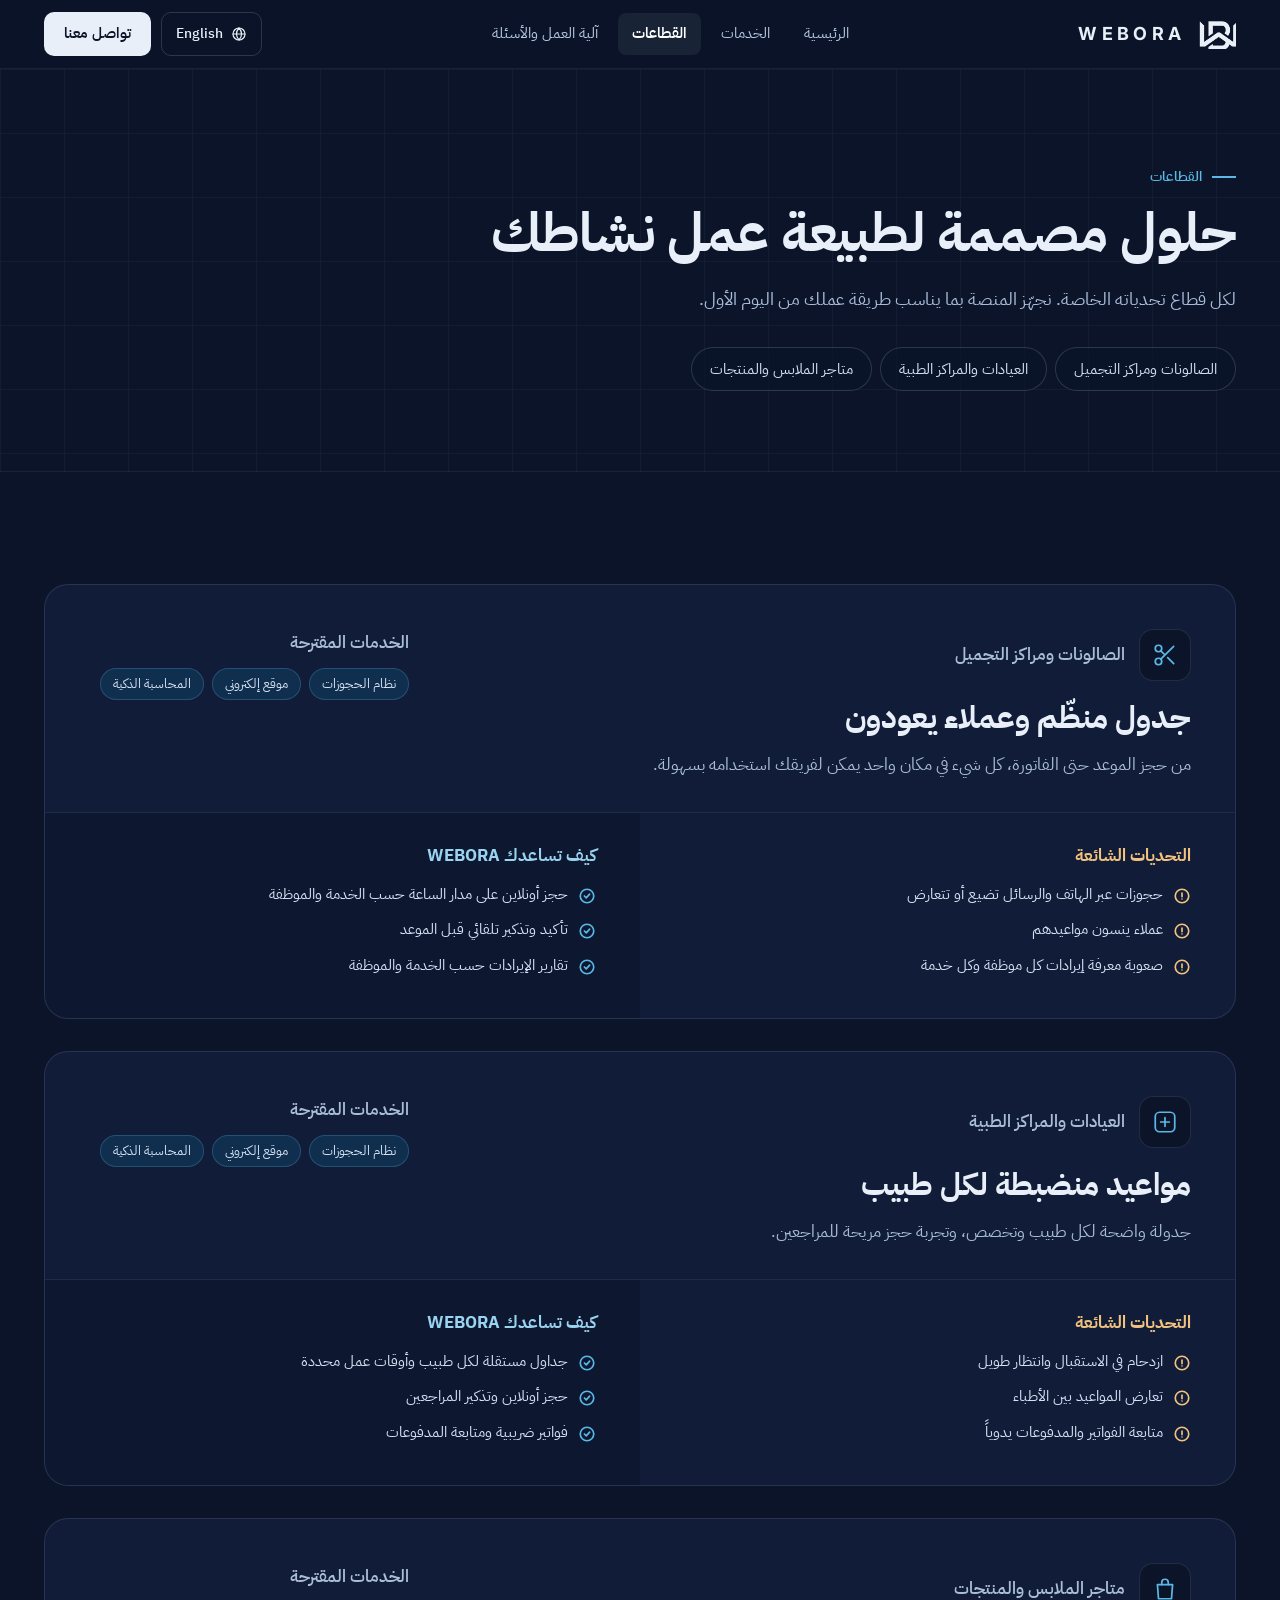
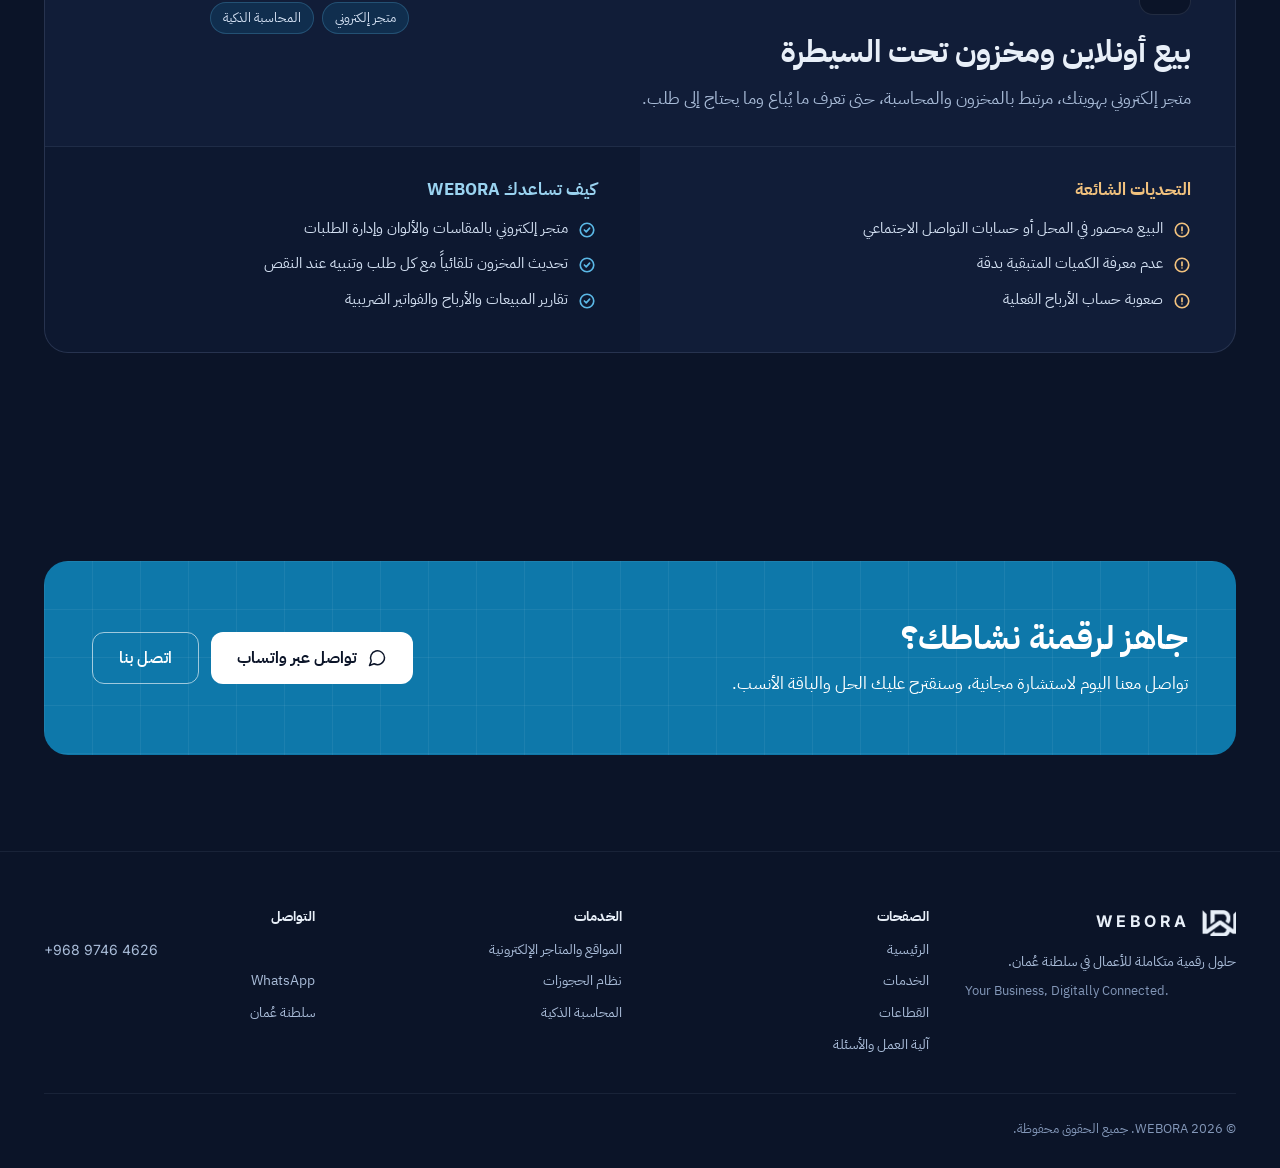
<file: public/sectors.html>
<!doctype html>
<html lang="ar" dir="rtl">
<head>
<meta charset="utf-8">
<meta name="viewport" content="width=device-width, initial-scale=1">
<title>القطاعات | WEBORA</title>
<meta name="description" content="حلول رقمية للصالونات ومراكز التجميل، والعيادات والمراكز الطبية، ومتاجر الملابس والمنتجات في سلطنة عُمان.">
<meta name="theme-color" content="#0B1428">
<meta property="og:type" content="website">
<meta property="og:site_name" content="WEBORA">
<meta property="og:title" content="القطاعات | WEBORA">
<meta property="og:description" content="حلول رقمية للصالونات ومراكز التجميل، والعيادات والمراكز الطبية، ومتاجر الملابس والمنتجات في سلطنة عُمان.">
<meta property="og:locale" content="ar_OM">
<link rel="icon" type="image/png" href="assets/favicon.png">
<link rel="apple-touch-icon" href="assets/apple-touch-icon.png">
<link rel="preconnect" href="https://fonts.googleapis.com">
<link rel="preconnect" href="https://fonts.gstatic.com" crossorigin>
<link rel="stylesheet" href="https://fonts.googleapis.com/css2?family=IBM+Plex+Sans+Arabic:wght@400;500;600;700&amp;family=Inter:wght@400;500;600;700&amp;display=swap">
<link rel="stylesheet" href="assets/style.css?v=20261114">
</head>
<body>
<a class="skip-link" href="#main">تخطَّ إلى المحتوى</a>
<header class="site-header">
<div class="container header-bar">
<a class="brand" href="index.html" aria-label="WEBORA">
<img src="assets/logo-mark.png" alt="" width="39" height="30">
<span dir="ltr">WEBORA</span>
</a>
<nav class="nav" aria-label="القائمة الرئيسية">
<a href="index.html">الرئيسية</a>
<a href="services.html">الخدمات</a>
<a href="sectors.html" aria-current="page">القطاعات</a>
<a href="how.html">آلية العمل والأسئلة</a>
</nav>
<div class="header-actions">
<a class="btn-ghost" href="en/sectors.html" hreflang="en" lang="en"><svg width="16" height="16" viewBox="0 0 24 24" fill="none" stroke="currentColor" stroke-width="1.8" stroke-linecap="round" stroke-linejoin="round" aria-hidden="true"><circle cx="12" cy="12" r="9"/><path d="M3 12h18M12 3c2.5 2.7 3.8 5.7 3.8 9s-1.3 6.3-3.8 9c-2.5-2.7-3.8-5.7-3.8-9S9.5 5.7 12 3z"/></svg><span>English</span></a>
<a class="btn-light" href="https://wa.me/96897464626" target="_blank" rel="noopener">تواصل معنا</a>
<button class="burger" type="button" aria-expanded="false" aria-controls="mobile-nav" aria-label="القائمة"><svg width="20" height="20" viewBox="0 0 24 24" fill="none" stroke="currentColor" stroke-width="2" stroke-linecap="round" stroke-linejoin="round" aria-hidden="true"><path d="M4 7h16M4 12h16M4 17h16"/></svg></button>
</div>
</div>
<nav class="mobile-nav" id="mobile-nav" aria-label="القائمة الرئيسية">
<a href="index.html">الرئيسية</a>
<a href="services.html">الخدمات</a>
<a href="sectors.html" aria-current="page">القطاعات</a>
<a href="how.html">آلية العمل والأسئلة</a>
<a class="btn-light" href="https://wa.me/96897464626" target="_blank" rel="noopener">تواصل معنا</a>
</nav>
</header>
<main id="main">
<section class="grid-bg">
<div class="container page-hero">
<p class="kicker">القطاعات</p>
<h1 class="h1">حلول مصممة لطبيعة عمل نشاطك</h1>
<p class="lead">لكل قطاع تحدياته الخاصة. نجهّز المنصة بما يناسب طريقة عملك من اليوم الأول.</p>
<div class="chips"><a href="#salons">الصالونات ومراكز التجميل</a><a href="#clinics">العيادات والمراكز الطبية</a><a href="#stores">متاجر الملابس والمنتجات</a></div>
</div>
</section>
<section class="section">
<div class="container sectors">
<article class="sector" id="salons">
<div class="sector-top">
<div class="main">
<p class="sector-tag"><span class="icon-box icon-box--dark"><svg width="26" height="26" viewBox="0 0 24 24" fill="none" stroke="currentColor" stroke-width="1.6" stroke-linecap="round" stroke-linejoin="round" aria-hidden="true"><circle cx="6" cy="6" r="3"/><circle cx="6" cy="18" r="3"/><path d="M20 4 8.1 15.9M14.5 14.5 20 20M8.1 8.1 12 12"/></svg></span><span>الصالونات ومراكز التجميل</span></p>
<h2>جدول منظّم وعملاء يعودون</h2>
<p>من حجز الموعد حتى الفاتورة، كل شيء في مكان واحد يمكن لفريقك استخدامه بسهولة.</p>
</div>
<div class="side">
<p class="label">الخدمات المقترحة</p>
<div class="chips"><span class="chip chip--accent">نظام الحجوزات</span><span class="chip chip--accent">موقع إلكتروني</span><span class="chip chip--accent">المحاسبة الذكية</span></div>
</div>
</div>
<div class="sector-bottom">
<div class="pains"><h3>التحديات الشائعة</h3><ul class="check-list"><li><svg width="18" height="18" viewBox="0 0 24 24" fill="none" stroke="currentColor" stroke-width="2.2" stroke-linecap="round" stroke-linejoin="round" aria-hidden="true"><circle cx="12" cy="12" r="9"/><path d="M12 8v5M12 16h.01"/></svg><span>حجوزات عبر الهاتف والرسائل تضيع أو تتعارض</span></li>
<li><svg width="18" height="18" viewBox="0 0 24 24" fill="none" stroke="currentColor" stroke-width="2.2" stroke-linecap="round" stroke-linejoin="round" aria-hidden="true"><circle cx="12" cy="12" r="9"/><path d="M12 8v5M12 16h.01"/></svg><span>عملاء ينسون مواعيدهم</span></li>
<li><svg width="18" height="18" viewBox="0 0 24 24" fill="none" stroke="currentColor" stroke-width="2.2" stroke-linecap="round" stroke-linejoin="round" aria-hidden="true"><circle cx="12" cy="12" r="9"/><path d="M12 8v5M12 16h.01"/></svg><span>صعوبة معرفة إيرادات كل موظفة وكل خدمة</span></li></ul></div>
<div class="gains"><h3>كيف تساعدك WEBORA</h3><ul class="check-list"><li><svg width="18" height="18" viewBox="0 0 24 24" fill="none" stroke="currentColor" stroke-width="2.2" stroke-linecap="round" stroke-linejoin="round" aria-hidden="true"><circle cx="12" cy="12" r="9"/><path d="m8.5 12 2.5 2.5 4.5-5"/></svg><span>حجز أونلاين على مدار الساعة حسب الخدمة والموظفة</span></li>
<li><svg width="18" height="18" viewBox="0 0 24 24" fill="none" stroke="currentColor" stroke-width="2.2" stroke-linecap="round" stroke-linejoin="round" aria-hidden="true"><circle cx="12" cy="12" r="9"/><path d="m8.5 12 2.5 2.5 4.5-5"/></svg><span>تأكيد وتذكير تلقائي قبل الموعد</span></li>
<li><svg width="18" height="18" viewBox="0 0 24 24" fill="none" stroke="currentColor" stroke-width="2.2" stroke-linecap="round" stroke-linejoin="round" aria-hidden="true"><circle cx="12" cy="12" r="9"/><path d="m8.5 12 2.5 2.5 4.5-5"/></svg><span>تقارير الإيرادات حسب الخدمة والموظفة</span></li></ul></div>
</div>
</article>
<article class="sector" id="clinics">
<div class="sector-top">
<div class="main">
<p class="sector-tag"><span class="icon-box icon-box--dark"><svg width="26" height="26" viewBox="0 0 24 24" fill="none" stroke="currentColor" stroke-width="1.6" stroke-linecap="round" stroke-linejoin="round" aria-hidden="true"><rect x="3" y="3" width="18" height="18" rx="4"/><path d="M12 8v8M8 12h8"/></svg></span><span>العيادات والمراكز الطبية</span></p>
<h2>مواعيد منضبطة لكل طبيب</h2>
<p>جدولة واضحة لكل طبيب وتخصص، وتجربة حجز مريحة للمراجعين.</p>
</div>
<div class="side">
<p class="label">الخدمات المقترحة</p>
<div class="chips"><span class="chip chip--accent">نظام الحجوزات</span><span class="chip chip--accent">موقع إلكتروني</span><span class="chip chip--accent">المحاسبة الذكية</span></div>
</div>
</div>
<div class="sector-bottom">
<div class="pains"><h3>التحديات الشائعة</h3><ul class="check-list"><li><svg width="18" height="18" viewBox="0 0 24 24" fill="none" stroke="currentColor" stroke-width="2.2" stroke-linecap="round" stroke-linejoin="round" aria-hidden="true"><circle cx="12" cy="12" r="9"/><path d="M12 8v5M12 16h.01"/></svg><span>ازدحام في الاستقبال وانتظار طويل</span></li>
<li><svg width="18" height="18" viewBox="0 0 24 24" fill="none" stroke="currentColor" stroke-width="2.2" stroke-linecap="round" stroke-linejoin="round" aria-hidden="true"><circle cx="12" cy="12" r="9"/><path d="M12 8v5M12 16h.01"/></svg><span>تعارض المواعيد بين الأطباء</span></li>
<li><svg width="18" height="18" viewBox="0 0 24 24" fill="none" stroke="currentColor" stroke-width="2.2" stroke-linecap="round" stroke-linejoin="round" aria-hidden="true"><circle cx="12" cy="12" r="9"/><path d="M12 8v5M12 16h.01"/></svg><span>متابعة الفواتير والمدفوعات يدوياً</span></li></ul></div>
<div class="gains"><h3>كيف تساعدك WEBORA</h3><ul class="check-list"><li><svg width="18" height="18" viewBox="0 0 24 24" fill="none" stroke="currentColor" stroke-width="2.2" stroke-linecap="round" stroke-linejoin="round" aria-hidden="true"><circle cx="12" cy="12" r="9"/><path d="m8.5 12 2.5 2.5 4.5-5"/></svg><span>جداول مستقلة لكل طبيب وأوقات عمل محددة</span></li>
<li><svg width="18" height="18" viewBox="0 0 24 24" fill="none" stroke="currentColor" stroke-width="2.2" stroke-linecap="round" stroke-linejoin="round" aria-hidden="true"><circle cx="12" cy="12" r="9"/><path d="m8.5 12 2.5 2.5 4.5-5"/></svg><span>حجز أونلاين وتذكير المراجعين</span></li>
<li><svg width="18" height="18" viewBox="0 0 24 24" fill="none" stroke="currentColor" stroke-width="2.2" stroke-linecap="round" stroke-linejoin="round" aria-hidden="true"><circle cx="12" cy="12" r="9"/><path d="m8.5 12 2.5 2.5 4.5-5"/></svg><span>فواتير ضريبية ومتابعة المدفوعات</span></li></ul></div>
</div>
</article>
<article class="sector" id="stores">
<div class="sector-top">
<div class="main">
<p class="sector-tag"><span class="icon-box icon-box--dark"><svg width="26" height="26" viewBox="0 0 24 24" fill="none" stroke="currentColor" stroke-width="1.6" stroke-linecap="round" stroke-linejoin="round" aria-hidden="true"><path d="M5 8h14l-1 13H6L5 8z"/><path d="M9 8V6a3 3 0 0 1 6 0v2"/></svg></span><span>متاجر الملابس والمنتجات</span></p>
<h2>بيع أونلاين ومخزون تحت السيطرة</h2>
<p>متجر إلكتروني بهويتك، مرتبط بالمخزون والمحاسبة، حتى تعرف ما يُباع وما يحتاج إلى طلب.</p>
</div>
<div class="side">
<p class="label">الخدمات المقترحة</p>
<div class="chips"><span class="chip chip--accent">متجر إلكتروني</span><span class="chip chip--accent">المحاسبة الذكية</span></div>
</div>
</div>
<div class="sector-bottom">
<div class="pains"><h3>التحديات الشائعة</h3><ul class="check-list"><li><svg width="18" height="18" viewBox="0 0 24 24" fill="none" stroke="currentColor" stroke-width="2.2" stroke-linecap="round" stroke-linejoin="round" aria-hidden="true"><circle cx="12" cy="12" r="9"/><path d="M12 8v5M12 16h.01"/></svg><span>البيع محصور في المحل أو حسابات التواصل الاجتماعي</span></li>
<li><svg width="18" height="18" viewBox="0 0 24 24" fill="none" stroke="currentColor" stroke-width="2.2" stroke-linecap="round" stroke-linejoin="round" aria-hidden="true"><circle cx="12" cy="12" r="9"/><path d="M12 8v5M12 16h.01"/></svg><span>عدم معرفة الكميات المتبقية بدقة</span></li>
<li><svg width="18" height="18" viewBox="0 0 24 24" fill="none" stroke="currentColor" stroke-width="2.2" stroke-linecap="round" stroke-linejoin="round" aria-hidden="true"><circle cx="12" cy="12" r="9"/><path d="M12 8v5M12 16h.01"/></svg><span>صعوبة حساب الأرباح الفعلية</span></li></ul></div>
<div class="gains"><h3>كيف تساعدك WEBORA</h3><ul class="check-list"><li><svg width="18" height="18" viewBox="0 0 24 24" fill="none" stroke="currentColor" stroke-width="2.2" stroke-linecap="round" stroke-linejoin="round" aria-hidden="true"><circle cx="12" cy="12" r="9"/><path d="m8.5 12 2.5 2.5 4.5-5"/></svg><span>متجر إلكتروني بالمقاسات والألوان وإدارة الطلبات</span></li>
<li><svg width="18" height="18" viewBox="0 0 24 24" fill="none" stroke="currentColor" stroke-width="2.2" stroke-linecap="round" stroke-linejoin="round" aria-hidden="true"><circle cx="12" cy="12" r="9"/><path d="m8.5 12 2.5 2.5 4.5-5"/></svg><span>تحديث المخزون تلقائياً مع كل طلب وتنبيه عند النقص</span></li>
<li><svg width="18" height="18" viewBox="0 0 24 24" fill="none" stroke="currentColor" stroke-width="2.2" stroke-linecap="round" stroke-linejoin="round" aria-hidden="true"><circle cx="12" cy="12" r="9"/><path d="m8.5 12 2.5 2.5 4.5-5"/></svg><span>تقارير المبيعات والأرباح والفواتير الضريبية</span></li></ul></div>
</div>
</article>
</div>
</section>
<section class="container cta-wrap" aria-label="جاهز لرقمنة نشاطك؟">
<div class="cta-band">
<div>
<h2>جاهز لرقمنة نشاطك؟</h2>
<p>تواصل معنا اليوم لاستشارة مجانية، وسنقترح عليك الحل والباقة الأنسب.</p>
</div>
<div class="btn-row">
<a class="btn btn-white" href="https://wa.me/96897464626" target="_blank" rel="noopener"><svg width="20" height="20" viewBox="0 0 24 24" fill="none" stroke="currentColor" stroke-width="1.8" stroke-linecap="round" stroke-linejoin="round" aria-hidden="true"><path d="M21 11.5a8.4 8.4 0 0 1-12.4 7.4L3 21l2.1-5.4A8.4 8.4 0 1 1 21 11.5z"/></svg><span>تواصل عبر واتساب</span></a>
<a class="btn btn-outline-white" href="tel:+96897464626">اتصل بنا</a>
</div>
</div>
</section>
</main>
<footer class="site-footer">
<div class="container">
<div class="footer-grid">
<div>
<div class="footer-brand"><img src="assets/logo-mark.png" alt="" width="36" height="28"><span dir="ltr">WEBORA</span></div>
<p class="footer-about">حلول رقمية متكاملة للأعمال في سلطنة عُمان.</p>
<p class="tagline" dir="ltr">Your Business, Digitally Connected.</p>
</div>
<div>
<h3>الصفحات</h3>
<div class="links">
<a href="index.html">الرئيسية</a>
<a href="services.html">الخدمات</a>
<a href="sectors.html">القطاعات</a>
<a href="how.html">آلية العمل والأسئلة</a>
</div>
</div>
<div>
<h3>الخدمات</h3>
<div class="links">
<a href="services.html">المواقع والمتاجر الإلكترونية</a>
<a href="services.html">نظام الحجوزات</a>
<a href="services.html">المحاسبة الذكية</a>
</div>
</div>
<div>
<h3>التواصل</h3>
<div class="links">
<a href="tel:+96897464626" dir="ltr" class="latin">+968 9746 4626</a>
<a href="https://wa.me/96897464626" target="_blank" rel="noopener">WhatsApp</a>
<span>سلطنة عُمان</span>
</div>
</div>
</div>
<p class="copyright">© 2026 WEBORA. جميع الحقوق محفوظة.</p>
</div>
</footer>
<script src="assets/main.js?v=20261114" defer></script>
</body>
</html>
</file>
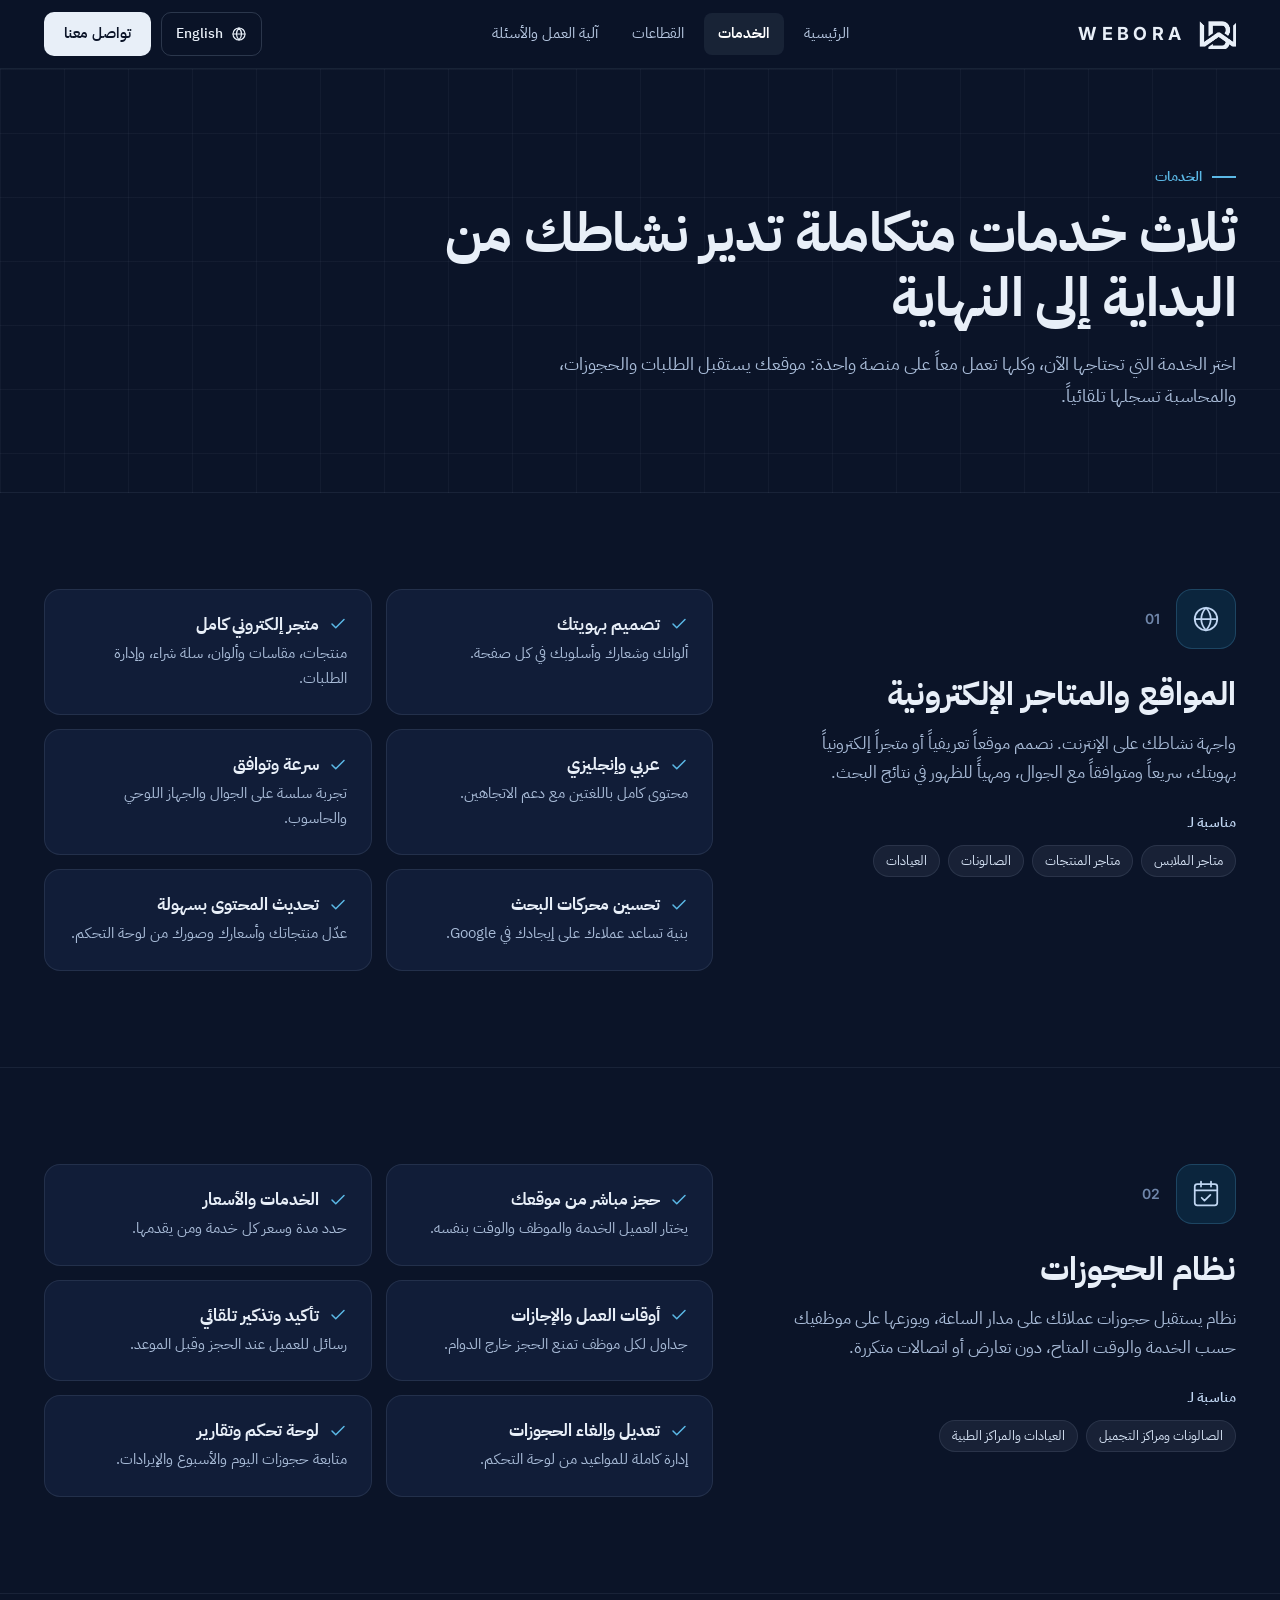
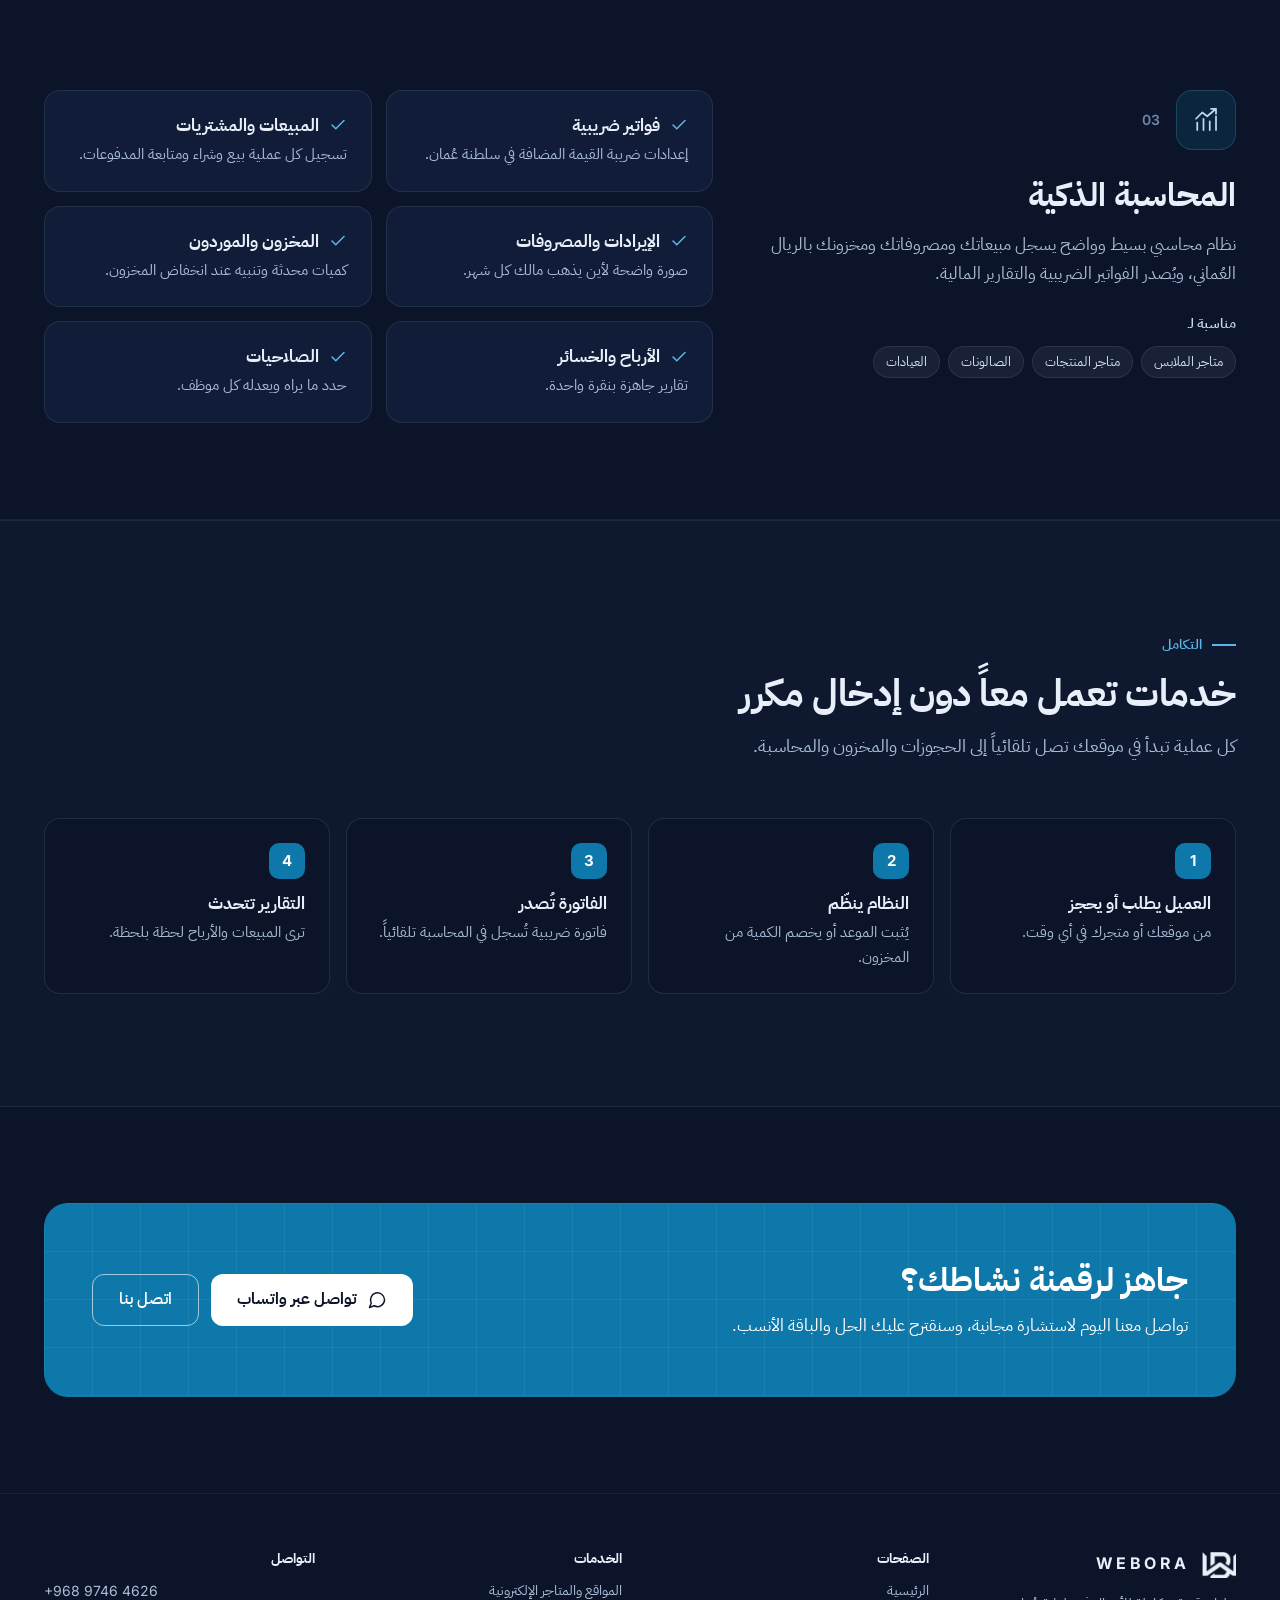
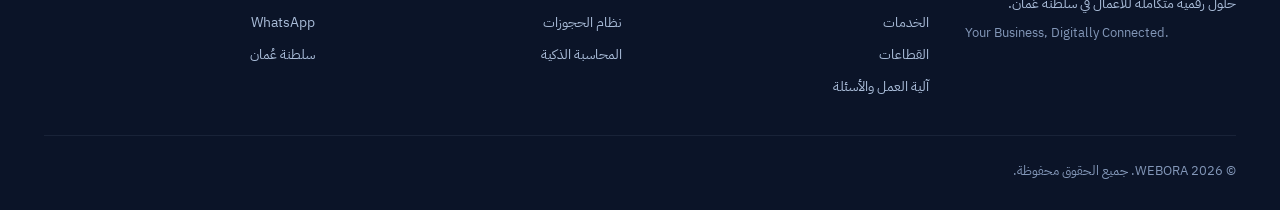
<file: public/services.html>
<!doctype html>
<html lang="ar" dir="rtl">
<head>
<meta charset="utf-8">
<meta name="viewport" content="width=device-width, initial-scale=1">
<title>الخدمات | WEBORA</title>
<meta name="description" content="المواقع والمتاجر الإلكترونية، ونظام الحجوزات، والمحاسبة الذكية بالريال العُماني مع ضريبة القيمة المضافة، في منصة واحدة متكاملة.">
<meta name="theme-color" content="#0B1428">
<meta property="og:type" content="website">
<meta property="og:site_name" content="WEBORA">
<meta property="og:title" content="الخدمات | WEBORA">
<meta property="og:description" content="المواقع والمتاجر الإلكترونية، ونظام الحجوزات، والمحاسبة الذكية بالريال العُماني مع ضريبة القيمة المضافة، في منصة واحدة متكاملة.">
<meta property="og:locale" content="ar_OM">
<link rel="icon" type="image/png" href="assets/favicon.png">
<link rel="apple-touch-icon" href="assets/apple-touch-icon.png">
<link rel="preconnect" href="https://fonts.googleapis.com">
<link rel="preconnect" href="https://fonts.gstatic.com" crossorigin>
<link rel="stylesheet" href="https://fonts.googleapis.com/css2?family=IBM+Plex+Sans+Arabic:wght@400;500;600;700&amp;family=Inter:wght@400;500;600;700&amp;display=swap">
<link rel="stylesheet" href="assets/style.css?v=20261114">
</head>
<body>
<a class="skip-link" href="#main">تخطَّ إلى المحتوى</a>
<header class="site-header">
<div class="container header-bar">
<a class="brand" href="index.html" aria-label="WEBORA">
<img src="assets/logo-mark.png" alt="" width="39" height="30">
<span dir="ltr">WEBORA</span>
</a>
<nav class="nav" aria-label="القائمة الرئيسية">
<a href="index.html">الرئيسية</a>
<a href="services.html" aria-current="page">الخدمات</a>
<a href="sectors.html">القطاعات</a>
<a href="how.html">آلية العمل والأسئلة</a>
</nav>
<div class="header-actions">
<a class="btn-ghost" href="en/services.html" hreflang="en" lang="en"><svg width="16" height="16" viewBox="0 0 24 24" fill="none" stroke="currentColor" stroke-width="1.8" stroke-linecap="round" stroke-linejoin="round" aria-hidden="true"><circle cx="12" cy="12" r="9"/><path d="M3 12h18M12 3c2.5 2.7 3.8 5.7 3.8 9s-1.3 6.3-3.8 9c-2.5-2.7-3.8-5.7-3.8-9S9.5 5.7 12 3z"/></svg><span>English</span></a>
<a class="btn-light" href="https://wa.me/96897464626" target="_blank" rel="noopener">تواصل معنا</a>
<button class="burger" type="button" aria-expanded="false" aria-controls="mobile-nav" aria-label="القائمة"><svg width="20" height="20" viewBox="0 0 24 24" fill="none" stroke="currentColor" stroke-width="2" stroke-linecap="round" stroke-linejoin="round" aria-hidden="true"><path d="M4 7h16M4 12h16M4 17h16"/></svg></button>
</div>
</div>
<nav class="mobile-nav" id="mobile-nav" aria-label="القائمة الرئيسية">
<a href="index.html">الرئيسية</a>
<a href="services.html" aria-current="page">الخدمات</a>
<a href="sectors.html">القطاعات</a>
<a href="how.html">آلية العمل والأسئلة</a>
<a class="btn-light" href="https://wa.me/96897464626" target="_blank" rel="noopener">تواصل معنا</a>
</nav>
</header>
<main id="main">
<section class="grid-bg">
<div class="container page-hero">
<p class="kicker">الخدمات</p>
<h1 class="h1">ثلاث خدمات متكاملة تدير نشاطك من البداية إلى النهاية</h1>
<p class="lead">اختر الخدمة التي تحتاجها الآن، وكلها تعمل معاً على منصة واحدة: موقعك يستقبل الطلبات والحجوزات، والمحاسبة تسجلها تلقائياً.</p>
</div>
</section>
<section class="service">
<div class="container">
<div class="service-intro">
<div class="head"><span class="icon-box"><svg width="30" height="30" viewBox="0 0 24 24" fill="none" stroke="currentColor" stroke-width="1.4" stroke-linecap="round" stroke-linejoin="round" aria-hidden="true"><circle cx="12" cy="12" r="9"/><path d="M3 12h18M12 3c2.5 2.7 3.8 5.7 3.8 9s-1.3 6.3-3.8 9c-2.5-2.7-3.8-5.7-3.8-9S9.5 5.7 12 3z"/></svg></span><span class="num" dir="ltr">01</span></div>
<h2>المواقع والمتاجر الإلكترونية</h2>
<p class="desc">واجهة نشاطك على الإنترنت. نصمم موقعاً تعريفياً أو متجراً إلكترونياً بهويتك، سريعاً ومتوافقاً مع الجوال، ومهيأً للظهور في نتائج البحث.</p>
<p class="label">مناسبة لـ</p>
<div class="chips"><span class="chip">متاجر الملابس</span><span class="chip">متاجر المنتجات</span><span class="chip">الصالونات</span><span class="chip">العيادات</span></div>
</div>
<div class="service-features">
<div class="card"><h3><svg width="18" height="18" viewBox="0 0 24 24" fill="none" stroke="currentColor" stroke-width="2" stroke-linecap="round" stroke-linejoin="round" aria-hidden="true"><path d="M20 6 9 17l-5-5"/></svg><span>تصميم بهويتك</span></h3><p>ألوانك وشعارك وأسلوبك في كل صفحة.</p></div>
<div class="card"><h3><svg width="18" height="18" viewBox="0 0 24 24" fill="none" stroke="currentColor" stroke-width="2" stroke-linecap="round" stroke-linejoin="round" aria-hidden="true"><path d="M20 6 9 17l-5-5"/></svg><span>متجر إلكتروني كامل</span></h3><p>منتجات، مقاسات وألوان، سلة شراء، وإدارة الطلبات.</p></div>
<div class="card"><h3><svg width="18" height="18" viewBox="0 0 24 24" fill="none" stroke="currentColor" stroke-width="2" stroke-linecap="round" stroke-linejoin="round" aria-hidden="true"><path d="M20 6 9 17l-5-5"/></svg><span>عربي وإنجليزي</span></h3><p>محتوى كامل باللغتين مع دعم الاتجاهين.</p></div>
<div class="card"><h3><svg width="18" height="18" viewBox="0 0 24 24" fill="none" stroke="currentColor" stroke-width="2" stroke-linecap="round" stroke-linejoin="round" aria-hidden="true"><path d="M20 6 9 17l-5-5"/></svg><span>سرعة وتوافق</span></h3><p>تجربة سلسة على الجوال والجهاز اللوحي والحاسوب.</p></div>
<div class="card"><h3><svg width="18" height="18" viewBox="0 0 24 24" fill="none" stroke="currentColor" stroke-width="2" stroke-linecap="round" stroke-linejoin="round" aria-hidden="true"><path d="M20 6 9 17l-5-5"/></svg><span>تحسين محركات البحث</span></h3><p>بنية تساعد عملاءك على إيجادك في Google.</p></div>
<div class="card"><h3><svg width="18" height="18" viewBox="0 0 24 24" fill="none" stroke="currentColor" stroke-width="2" stroke-linecap="round" stroke-linejoin="round" aria-hidden="true"><path d="M20 6 9 17l-5-5"/></svg><span>تحديث المحتوى بسهولة</span></h3><p>عدّل منتجاتك وأسعارك وصورك من لوحة التحكم.</p></div>
</div>
</div>
</section>
<section class="service">
<div class="container">
<div class="service-intro">
<div class="head"><span class="icon-box"><svg width="30" height="30" viewBox="0 0 24 24" fill="none" stroke="currentColor" stroke-width="1.4" stroke-linecap="round" stroke-linejoin="round" aria-hidden="true"><rect x="3" y="4" width="18" height="17" rx="2"/><path d="M3 9h18M8 2v4M16 2v4M8.5 15l2.3 2.3 4.7-4.6"/></svg></span><span class="num" dir="ltr">02</span></div>
<h2>نظام الحجوزات</h2>
<p class="desc">نظام يستقبل حجوزات عملائك على مدار الساعة، ويوزعها على موظفيك حسب الخدمة والوقت المتاح، دون تعارض أو اتصالات متكررة.</p>
<p class="label">مناسبة لـ</p>
<div class="chips"><span class="chip">الصالونات ومراكز التجميل</span><span class="chip">العيادات والمراكز الطبية</span></div>
</div>
<div class="service-features">
<div class="card"><h3><svg width="18" height="18" viewBox="0 0 24 24" fill="none" stroke="currentColor" stroke-width="2" stroke-linecap="round" stroke-linejoin="round" aria-hidden="true"><path d="M20 6 9 17l-5-5"/></svg><span>حجز مباشر من موقعك</span></h3><p>يختار العميل الخدمة والموظف والوقت بنفسه.</p></div>
<div class="card"><h3><svg width="18" height="18" viewBox="0 0 24 24" fill="none" stroke="currentColor" stroke-width="2" stroke-linecap="round" stroke-linejoin="round" aria-hidden="true"><path d="M20 6 9 17l-5-5"/></svg><span>الخدمات والأسعار</span></h3><p>حدد مدة وسعر كل خدمة ومن يقدمها.</p></div>
<div class="card"><h3><svg width="18" height="18" viewBox="0 0 24 24" fill="none" stroke="currentColor" stroke-width="2" stroke-linecap="round" stroke-linejoin="round" aria-hidden="true"><path d="M20 6 9 17l-5-5"/></svg><span>أوقات العمل والإجازات</span></h3><p>جداول لكل موظف تمنع الحجز خارج الدوام.</p></div>
<div class="card"><h3><svg width="18" height="18" viewBox="0 0 24 24" fill="none" stroke="currentColor" stroke-width="2" stroke-linecap="round" stroke-linejoin="round" aria-hidden="true"><path d="M20 6 9 17l-5-5"/></svg><span>تأكيد وتذكير تلقائي</span></h3><p>رسائل للعميل عند الحجز وقبل الموعد.</p></div>
<div class="card"><h3><svg width="18" height="18" viewBox="0 0 24 24" fill="none" stroke="currentColor" stroke-width="2" stroke-linecap="round" stroke-linejoin="round" aria-hidden="true"><path d="M20 6 9 17l-5-5"/></svg><span>تعديل وإلغاء الحجوزات</span></h3><p>إدارة كاملة للمواعيد من لوحة التحكم.</p></div>
<div class="card"><h3><svg width="18" height="18" viewBox="0 0 24 24" fill="none" stroke="currentColor" stroke-width="2" stroke-linecap="round" stroke-linejoin="round" aria-hidden="true"><path d="M20 6 9 17l-5-5"/></svg><span>لوحة تحكم وتقارير</span></h3><p>متابعة حجوزات اليوم والأسبوع والإيرادات.</p></div>
</div>
</div>
</section>
<section class="service">
<div class="container">
<div class="service-intro">
<div class="head"><span class="icon-box"><svg width="30" height="30" viewBox="0 0 24 24" fill="none" stroke="currentColor" stroke-width="1.4" stroke-linecap="round" stroke-linejoin="round" aria-hidden="true"><path d="M5 20v-6M10 20v-9M15 20v-7M20 20V9"/><path d="m4 11 5-5 4 3 7-6M16 3h4v4"/></svg></span><span class="num" dir="ltr">03</span></div>
<h2>المحاسبة الذكية</h2>
<p class="desc">نظام محاسبي بسيط وواضح يسجل مبيعاتك ومصروفاتك ومخزونك بالريال العُماني، ويُصدر الفواتير الضريبية والتقارير المالية.</p>
<p class="label">مناسبة لـ</p>
<div class="chips"><span class="chip">متاجر الملابس</span><span class="chip">متاجر المنتجات</span><span class="chip">الصالونات</span><span class="chip">العيادات</span></div>
</div>
<div class="service-features">
<div class="card"><h3><svg width="18" height="18" viewBox="0 0 24 24" fill="none" stroke="currentColor" stroke-width="2" stroke-linecap="round" stroke-linejoin="round" aria-hidden="true"><path d="M20 6 9 17l-5-5"/></svg><span>فواتير ضريبية</span></h3><p>إعدادات ضريبة القيمة المضافة في سلطنة عُمان.</p></div>
<div class="card"><h3><svg width="18" height="18" viewBox="0 0 24 24" fill="none" stroke="currentColor" stroke-width="2" stroke-linecap="round" stroke-linejoin="round" aria-hidden="true"><path d="M20 6 9 17l-5-5"/></svg><span>المبيعات والمشتريات</span></h3><p>تسجيل كل عملية بيع وشراء ومتابعة المدفوعات.</p></div>
<div class="card"><h3><svg width="18" height="18" viewBox="0 0 24 24" fill="none" stroke="currentColor" stroke-width="2" stroke-linecap="round" stroke-linejoin="round" aria-hidden="true"><path d="M20 6 9 17l-5-5"/></svg><span>الإيرادات والمصروفات</span></h3><p>صورة واضحة لأين يذهب مالك كل شهر.</p></div>
<div class="card"><h3><svg width="18" height="18" viewBox="0 0 24 24" fill="none" stroke="currentColor" stroke-width="2" stroke-linecap="round" stroke-linejoin="round" aria-hidden="true"><path d="M20 6 9 17l-5-5"/></svg><span>المخزون والموردون</span></h3><p>كميات محدثة وتنبيه عند انخفاض المخزون.</p></div>
<div class="card"><h3><svg width="18" height="18" viewBox="0 0 24 24" fill="none" stroke="currentColor" stroke-width="2" stroke-linecap="round" stroke-linejoin="round" aria-hidden="true"><path d="M20 6 9 17l-5-5"/></svg><span>الأرباح والخسائر</span></h3><p>تقارير جاهزة بنقرة واحدة.</p></div>
<div class="card"><h3><svg width="18" height="18" viewBox="0 0 24 24" fill="none" stroke="currentColor" stroke-width="2" stroke-linecap="round" stroke-linejoin="round" aria-hidden="true"><path d="M20 6 9 17l-5-5"/></svg><span>الصلاحيات</span></h3><p>حدد ما يراه ويعدله كل موظف.</p></div>
</div>
</div>
</section>
<section class="section section--alt">
<div class="container">
<div class="section-head"><p class="kicker">التكامل</p>
<h2 class="h2">خدمات تعمل معاً دون إدخال مكرر</h2>
<p class="lead">كل عملية تبدأ في موقعك تصل تلقائياً إلى الحجوزات والمخزون والمحاسبة.</p>
</div>
<ol class="steps-grid">
<li class="step-card"><span class="step-num" dir="ltr">1</span><h3>العميل يطلب أو يحجز</h3><p>من موقعك أو متجرك في أي وقت.</p></li>
<li class="step-card"><span class="step-num" dir="ltr">2</span><h3>النظام ينظّم</h3><p>يُثبت الموعد أو يخصم الكمية من المخزون.</p></li>
<li class="step-card"><span class="step-num" dir="ltr">3</span><h3>الفاتورة تُصدر</h3><p>فاتورة ضريبية تُسجل في المحاسبة تلقائياً.</p></li>
<li class="step-card"><span class="step-num" dir="ltr">4</span><h3>التقارير تتحدث</h3><p>ترى المبيعات والأرباح لحظة بلحظة.</p></li>
</ol>
</div>
</section>
<section class="container cta-wrap" aria-label="جاهز لرقمنة نشاطك؟">
<div class="cta-band">
<div>
<h2>جاهز لرقمنة نشاطك؟</h2>
<p>تواصل معنا اليوم لاستشارة مجانية، وسنقترح عليك الحل والباقة الأنسب.</p>
</div>
<div class="btn-row">
<a class="btn btn-white" href="https://wa.me/96897464626" target="_blank" rel="noopener"><svg width="20" height="20" viewBox="0 0 24 24" fill="none" stroke="currentColor" stroke-width="1.8" stroke-linecap="round" stroke-linejoin="round" aria-hidden="true"><path d="M21 11.5a8.4 8.4 0 0 1-12.4 7.4L3 21l2.1-5.4A8.4 8.4 0 1 1 21 11.5z"/></svg><span>تواصل عبر واتساب</span></a>
<a class="btn btn-outline-white" href="tel:+96897464626">اتصل بنا</a>
</div>
</div>
</section>
</main>
<footer class="site-footer">
<div class="container">
<div class="footer-grid">
<div>
<div class="footer-brand"><img src="assets/logo-mark.png" alt="" width="36" height="28"><span dir="ltr">WEBORA</span></div>
<p class="footer-about">حلول رقمية متكاملة للأعمال في سلطنة عُمان.</p>
<p class="tagline" dir="ltr">Your Business, Digitally Connected.</p>
</div>
<div>
<h3>الصفحات</h3>
<div class="links">
<a href="index.html">الرئيسية</a>
<a href="services.html">الخدمات</a>
<a href="sectors.html">القطاعات</a>
<a href="how.html">آلية العمل والأسئلة</a>
</div>
</div>
<div>
<h3>الخدمات</h3>
<div class="links">
<a href="services.html">المواقع والمتاجر الإلكترونية</a>
<a href="services.html">نظام الحجوزات</a>
<a href="services.html">المحاسبة الذكية</a>
</div>
</div>
<div>
<h3>التواصل</h3>
<div class="links">
<a href="tel:+96897464626" dir="ltr" class="latin">+968 9746 4626</a>
<a href="https://wa.me/96897464626" target="_blank" rel="noopener">WhatsApp</a>
<span>سلطنة عُمان</span>
</div>
</div>
</div>
<p class="copyright">© 2026 WEBORA. جميع الحقوق محفوظة.</p>
</div>
</footer>
<script src="assets/main.js?v=20261114" defer></script>
</body>
</html>
</file>
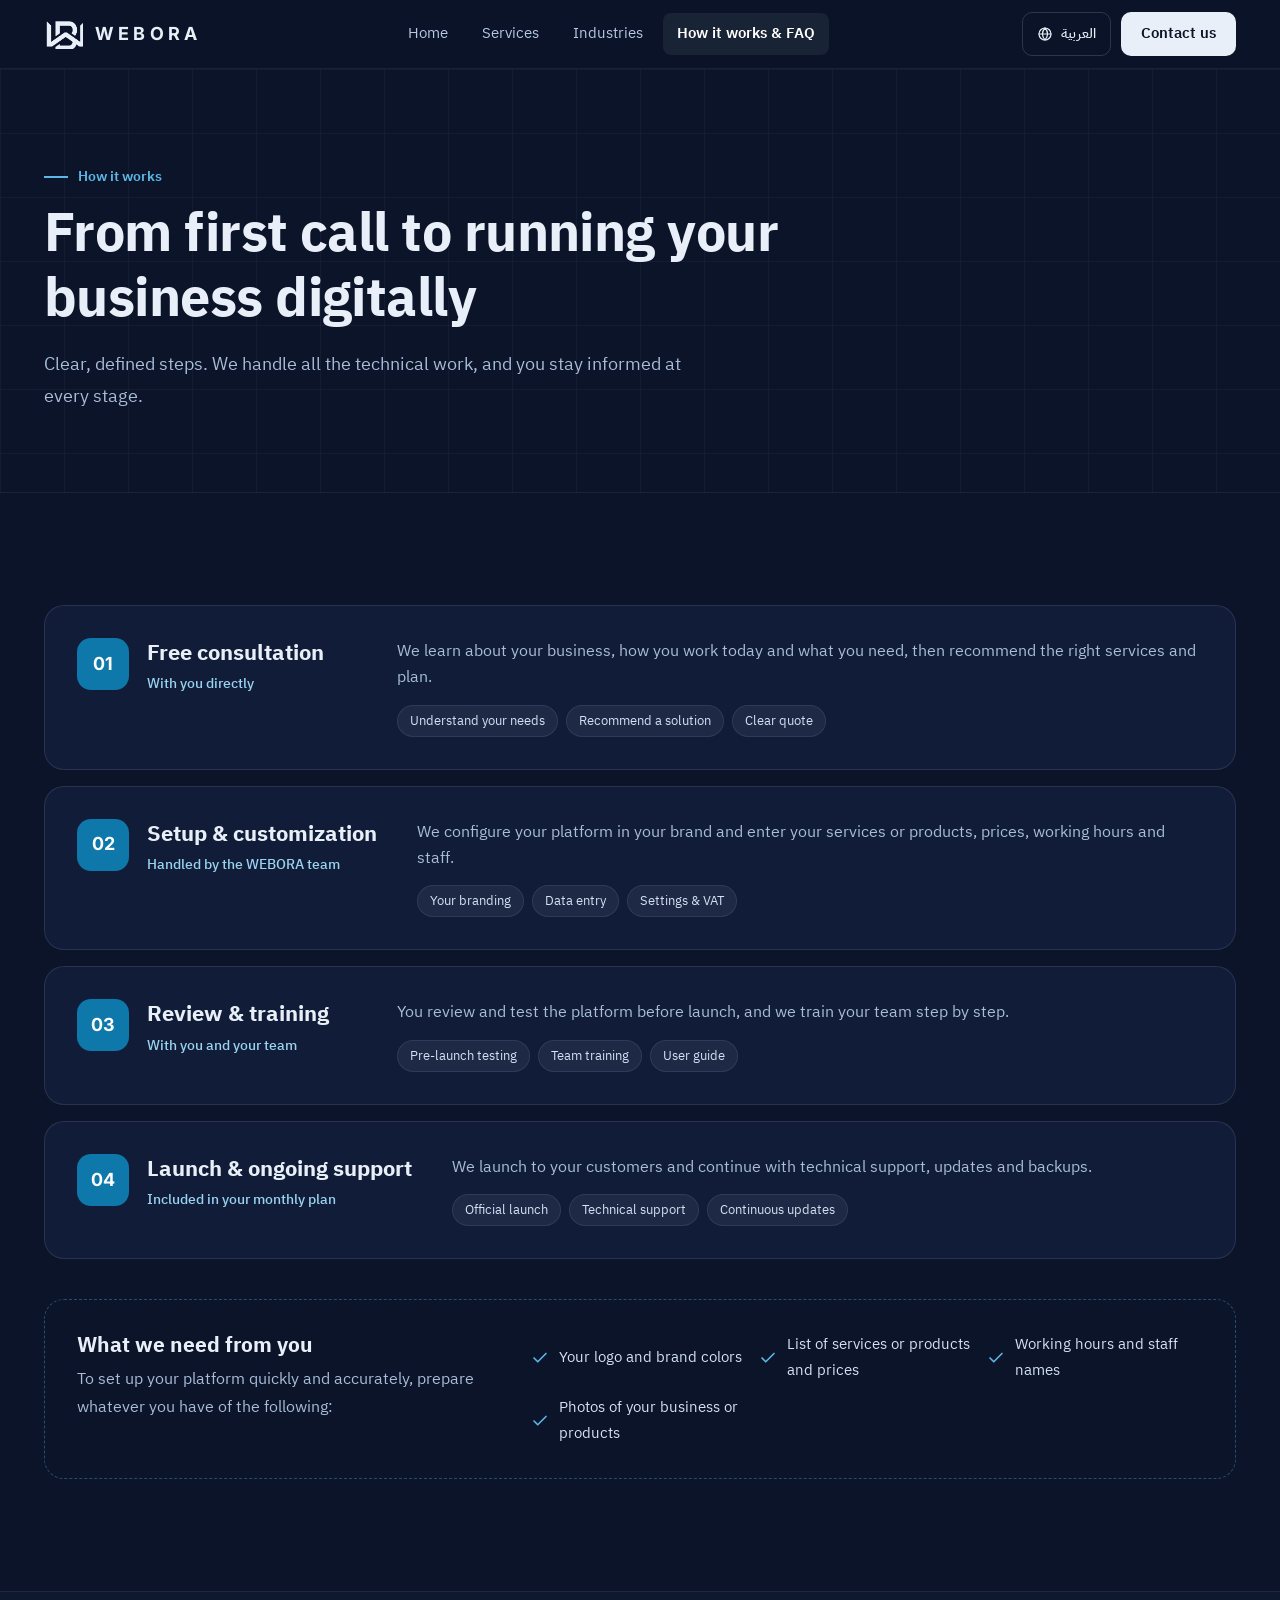
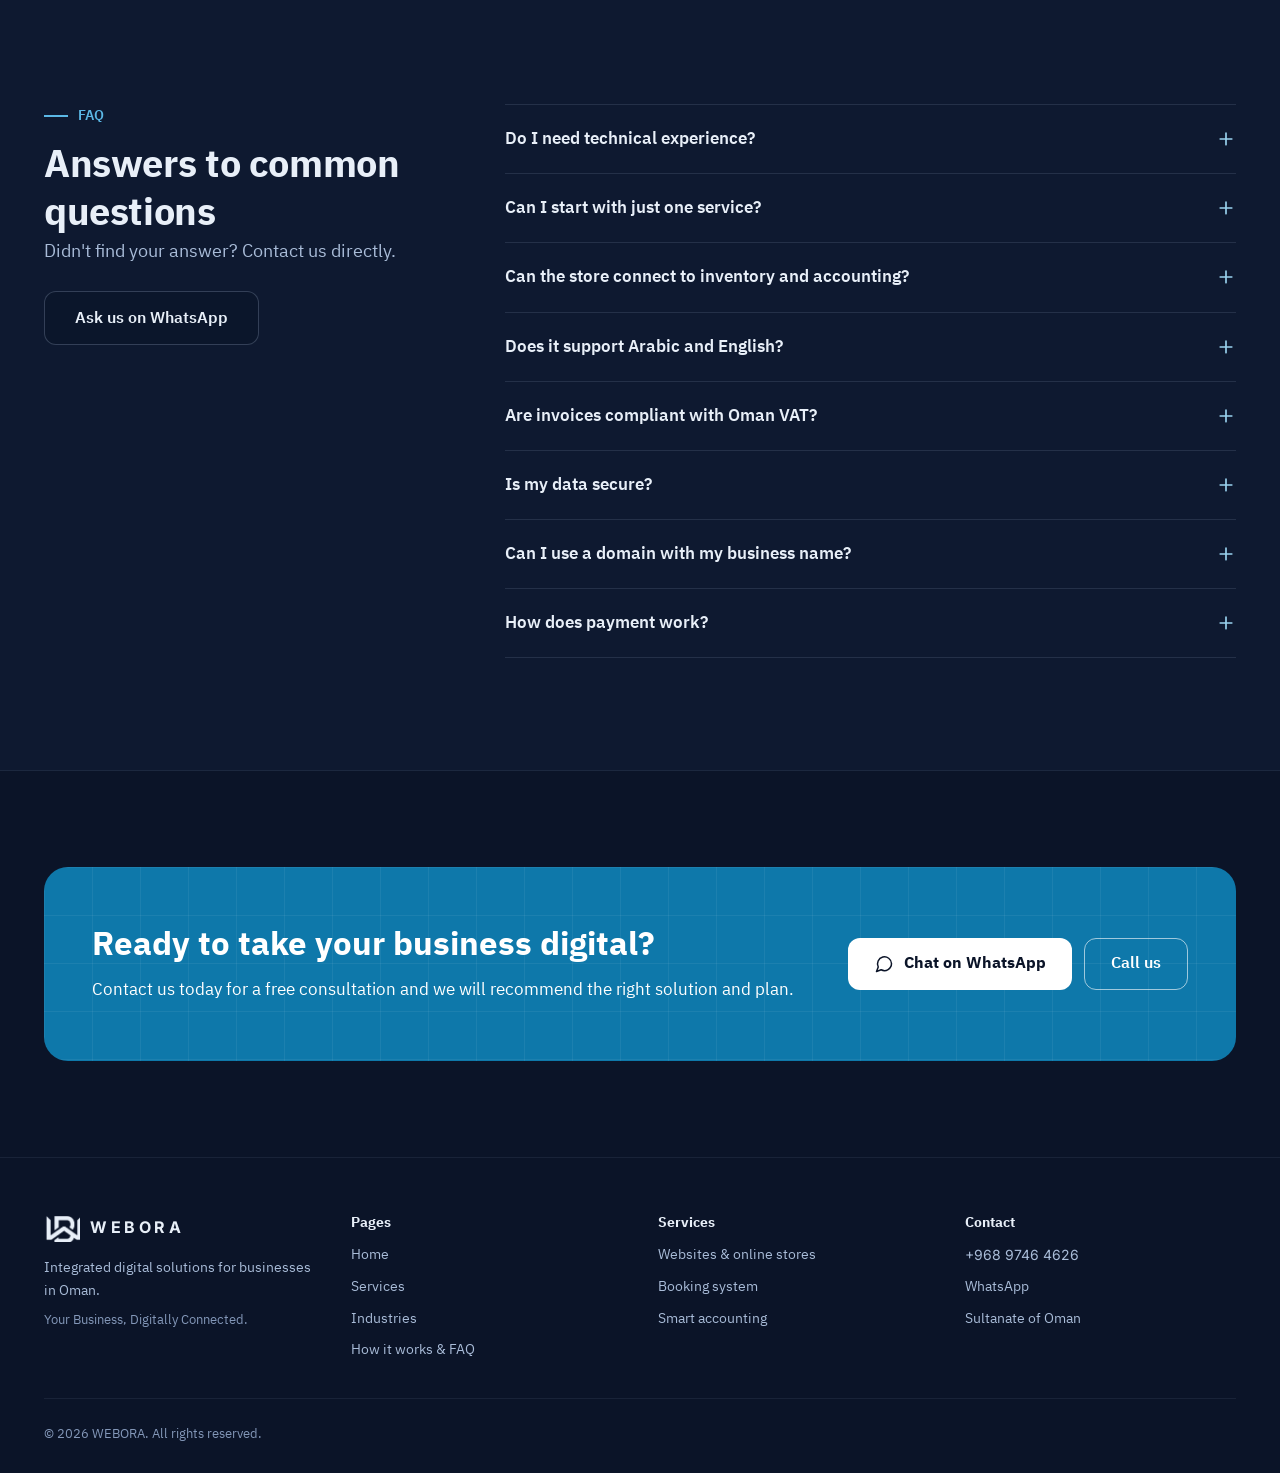
<file: public/en/how.html>
<!doctype html>
<html lang="en" dir="ltr">
<head>
<meta charset="utf-8">
<meta name="viewport" content="width=device-width, initial-scale=1">
<title>How it works &amp; FAQ | WEBORA</title>
<meta name="description" content="How we work from a free consultation to launch and ongoing support, plus answers to common questions about WEBORA.">
<meta name="theme-color" content="#0B1428">
<meta property="og:type" content="website">
<meta property="og:site_name" content="WEBORA">
<meta property="og:title" content="How it works &amp; FAQ | WEBORA">
<meta property="og:description" content="How we work from a free consultation to launch and ongoing support, plus answers to common questions about WEBORA.">
<meta property="og:locale" content="en_US">
<link rel="icon" type="image/png" href="../assets/favicon.png">
<link rel="apple-touch-icon" href="../assets/apple-touch-icon.png">
<link rel="preconnect" href="https://fonts.googleapis.com">
<link rel="preconnect" href="https://fonts.gstatic.com" crossorigin>
<link rel="stylesheet" href="https://fonts.googleapis.com/css2?family=IBM+Plex+Sans+Arabic:wght@400;500;600;700&amp;family=Inter:wght@400;500;600;700&amp;display=swap">
<link rel="stylesheet" href="../assets/style.css?v=20261114">
<script type="application/ld+json">{"@context": "https://schema.org", "@type": "FAQPage", "mainEntity": [{"@type": "Question", "name": "Do I need technical experience?", "acceptedAnswer": {"@type": "Answer", "text": "No. The interfaces are simple, and we set up the platform and train your team before launch."}}, {"@type": "Question", "name": "Can I start with just one service?", "acceptedAnswer": {"@type": "Answer", "text": "Yes. Start with a website, store, booking or accounting, and add the rest later."}}, {"@type": "Question", "name": "Can the store connect to inventory and accounting?", "acceptedAnswer": {"@type": "Answer", "text": "Yes. Orders update stock and create invoices automatically within the same platform."}}, {"@type": "Question", "name": "Does it support Arabic and English?", "acceptedAnswer": {"@type": "Answer", "text": "Yes. Every interface is available in both languages, and your customers can choose."}}, {"@type": "Question", "name": "Are invoices compliant with Oman VAT?", "acceptedAnswer": {"@type": "Answer", "text": "Yes. The system includes Oman VAT settings and issues tax invoices in Omani Rial."}}, {"@type": "Question", "name": "Is my data secure?", "acceptedAnswer": {"@type": "Answer", "text": "Yes. Connections are encrypted, each business's data is fully separated, with staff permissions and regular backups."}}, {"@type": "Question", "name": "Can I use a domain with my business name?", "acceptedAnswer": {"@type": "Answer", "text": "Yes. Your site can use a domain in your business name, and we help you register and connect it."}}, {"@type": "Question", "name": "How does payment work?", "acceptedAnswer": {"@type": "Answer", "text": "A monthly subscription based on your plan. Plan details are coming soon."}}]}</script>
</head>
<body>
<a class="skip-link" href="#main">Skip to content</a>
<header class="site-header">
<div class="container header-bar">
<a class="brand" href="index.html" aria-label="WEBORA">
<img src="../assets/logo-mark.png" alt="" width="39" height="30">
<span dir="ltr">WEBORA</span>
</a>
<nav class="nav" aria-label="Main navigation">
<a href="index.html">Home</a>
<a href="services.html">Services</a>
<a href="sectors.html">Industries</a>
<a href="how.html" aria-current="page">How it works &amp; FAQ</a>
</nav>
<div class="header-actions">
<a class="btn-ghost" href="../how.html" hreflang="ar" lang="ar"><svg width="16" height="16" viewBox="0 0 24 24" fill="none" stroke="currentColor" stroke-width="1.8" stroke-linecap="round" stroke-linejoin="round" aria-hidden="true"><circle cx="12" cy="12" r="9"/><path d="M3 12h18M12 3c2.5 2.7 3.8 5.7 3.8 9s-1.3 6.3-3.8 9c-2.5-2.7-3.8-5.7-3.8-9S9.5 5.7 12 3z"/></svg><span>العربية</span></a>
<a class="btn-light" href="https://wa.me/96897464626" target="_blank" rel="noopener">Contact us</a>
<button class="burger" type="button" aria-expanded="false" aria-controls="mobile-nav" aria-label="Menu"><svg width="20" height="20" viewBox="0 0 24 24" fill="none" stroke="currentColor" stroke-width="2" stroke-linecap="round" stroke-linejoin="round" aria-hidden="true"><path d="M4 7h16M4 12h16M4 17h16"/></svg></button>
</div>
</div>
<nav class="mobile-nav" id="mobile-nav" aria-label="Main navigation">
<a href="index.html">Home</a>
<a href="services.html">Services</a>
<a href="sectors.html">Industries</a>
<a href="how.html" aria-current="page">How it works &amp; FAQ</a>
<a class="btn-light" href="https://wa.me/96897464626" target="_blank" rel="noopener">Contact us</a>
</nav>
</header>
<main id="main">
<section class="grid-bg">
<div class="container page-hero">
<p class="kicker">How it works</p>
<h1 class="h1">From first call to running your business digitally</h1>
<p class="lead">Clear, defined steps. We handle all the technical work, and you stay informed at every stage.</p>
</div>
</section>
<section class="section">
<div class="container">
<ol class="timeline">
<li>
<div class="t-head"><span class="t-num" dir="ltr">01</span><div><h2>Free consultation</h2><p class="who">With you directly</p></div></div>
<div class="t-body"><p>We learn about your business, how you work today and what you need, then recommend the right services and plan.</p><div class="chips"><span class="chip">Understand your needs</span><span class="chip">Recommend a solution</span><span class="chip">Clear quote</span></div></div>
</li>
<li>
<div class="t-head"><span class="t-num" dir="ltr">02</span><div><h2>Setup &amp; customization</h2><p class="who">Handled by the WEBORA team</p></div></div>
<div class="t-body"><p>We configure your platform in your brand and enter your services or products, prices, working hours and staff.</p><div class="chips"><span class="chip">Your branding</span><span class="chip">Data entry</span><span class="chip">Settings &amp; VAT</span></div></div>
</li>
<li>
<div class="t-head"><span class="t-num" dir="ltr">03</span><div><h2>Review &amp; training</h2><p class="who">With you and your team</p></div></div>
<div class="t-body"><p>You review and test the platform before launch, and we train your team step by step.</p><div class="chips"><span class="chip">Pre-launch testing</span><span class="chip">Team training</span><span class="chip">User guide</span></div></div>
</li>
<li>
<div class="t-head"><span class="t-num" dir="ltr">04</span><div><h2>Launch &amp; ongoing support</h2><p class="who">Included in your monthly plan</p></div></div>
<div class="t-body"><p>We launch to your customers and continue with technical support, updates and backups.</p><div class="chips"><span class="chip">Official launch</span><span class="chip">Technical support</span><span class="chip">Continuous updates</span></div></div>
</li>
</ol>
<div class="need">
<div><h2>What we need from you</h2><p class="muted">To set up your platform quickly and accurately, prepare whatever you have of the following:</p></div>
<ul><li><svg width="18" height="18" viewBox="0 0 24 24" fill="none" stroke="currentColor" stroke-width="2.2" stroke-linecap="round" stroke-linejoin="round" aria-hidden="true"><path d="M20 6 9 17l-5-5"/></svg><span>Your logo and brand colors</span></li>
<li><svg width="18" height="18" viewBox="0 0 24 24" fill="none" stroke="currentColor" stroke-width="2.2" stroke-linecap="round" stroke-linejoin="round" aria-hidden="true"><path d="M20 6 9 17l-5-5"/></svg><span>List of services or products and prices</span></li>
<li><svg width="18" height="18" viewBox="0 0 24 24" fill="none" stroke="currentColor" stroke-width="2.2" stroke-linecap="round" stroke-linejoin="round" aria-hidden="true"><path d="M20 6 9 17l-5-5"/></svg><span>Working hours and staff names</span></li>
<li><svg width="18" height="18" viewBox="0 0 24 24" fill="none" stroke="currentColor" stroke-width="2.2" stroke-linecap="round" stroke-linejoin="round" aria-hidden="true"><path d="M20 6 9 17l-5-5"/></svg><span>Photos of your business or products</span></li></ul>
</div>
</div>
</section>
<section class="section section--alt" id="faq">
<div class="container split">
<div class="split-side">
<p class="kicker">FAQ</p>
<h2 class="h2">Answers to common questions</h2>
<p class="lead">Didn&#x27;t find your answer? Contact us directly.</p>

<p style="margin-top:24px"><a class="btn btn-outline" href="https://wa.me/96897464626" target="_blank" rel="noopener">Ask us on WhatsApp</a></p>
</div>
<div class="split-main faq-list">
<details><summary><span>Do I need technical experience?</span><svg width="20" height="20" viewBox="0 0 24 24" fill="none" stroke="currentColor" stroke-width="2" stroke-linecap="round" stroke-linejoin="round" aria-hidden="true"><path d="M12 5v14M5 12h14"/></svg></summary><p>No. The interfaces are simple, and we set up the platform and train your team before launch.</p></details>
<details><summary><span>Can I start with just one service?</span><svg width="20" height="20" viewBox="0 0 24 24" fill="none" stroke="currentColor" stroke-width="2" stroke-linecap="round" stroke-linejoin="round" aria-hidden="true"><path d="M12 5v14M5 12h14"/></svg></summary><p>Yes. Start with a website, store, booking or accounting, and add the rest later.</p></details>
<details><summary><span>Can the store connect to inventory and accounting?</span><svg width="20" height="20" viewBox="0 0 24 24" fill="none" stroke="currentColor" stroke-width="2" stroke-linecap="round" stroke-linejoin="round" aria-hidden="true"><path d="M12 5v14M5 12h14"/></svg></summary><p>Yes. Orders update stock and create invoices automatically within the same platform.</p></details>
<details><summary><span>Does it support Arabic and English?</span><svg width="20" height="20" viewBox="0 0 24 24" fill="none" stroke="currentColor" stroke-width="2" stroke-linecap="round" stroke-linejoin="round" aria-hidden="true"><path d="M12 5v14M5 12h14"/></svg></summary><p>Yes. Every interface is available in both languages, and your customers can choose.</p></details>
<details><summary><span>Are invoices compliant with Oman VAT?</span><svg width="20" height="20" viewBox="0 0 24 24" fill="none" stroke="currentColor" stroke-width="2" stroke-linecap="round" stroke-linejoin="round" aria-hidden="true"><path d="M12 5v14M5 12h14"/></svg></summary><p>Yes. The system includes Oman VAT settings and issues tax invoices in Omani Rial.</p></details>
<details><summary><span>Is my data secure?</span><svg width="20" height="20" viewBox="0 0 24 24" fill="none" stroke="currentColor" stroke-width="2" stroke-linecap="round" stroke-linejoin="round" aria-hidden="true"><path d="M12 5v14M5 12h14"/></svg></summary><p>Yes. Connections are encrypted, each business&#x27;s data is fully separated, with staff permissions and regular backups.</p></details>
<details><summary><span>Can I use a domain with my business name?</span><svg width="20" height="20" viewBox="0 0 24 24" fill="none" stroke="currentColor" stroke-width="2" stroke-linecap="round" stroke-linejoin="round" aria-hidden="true"><path d="M12 5v14M5 12h14"/></svg></summary><p>Yes. Your site can use a domain in your business name, and we help you register and connect it.</p></details>
<details><summary><span>How does payment work?</span><svg width="20" height="20" viewBox="0 0 24 24" fill="none" stroke="currentColor" stroke-width="2" stroke-linecap="round" stroke-linejoin="round" aria-hidden="true"><path d="M12 5v14M5 12h14"/></svg></summary><p>A monthly subscription based on your plan. Plan details are coming soon.</p></details>
</div>
</div>
</section>
<section class="container cta-wrap" aria-label="Ready to take your business digital?">
<div class="cta-band">
<div>
<h2>Ready to take your business digital?</h2>
<p>Contact us today for a free consultation and we will recommend the right solution and plan.</p>
</div>
<div class="btn-row">
<a class="btn btn-white" href="https://wa.me/96897464626" target="_blank" rel="noopener"><svg width="20" height="20" viewBox="0 0 24 24" fill="none" stroke="currentColor" stroke-width="1.8" stroke-linecap="round" stroke-linejoin="round" aria-hidden="true"><path d="M21 11.5a8.4 8.4 0 0 1-12.4 7.4L3 21l2.1-5.4A8.4 8.4 0 1 1 21 11.5z"/></svg><span>Chat on WhatsApp</span></a>
<a class="btn btn-outline-white" href="tel:+96897464626">Call us</a>
</div>
</div>
</section>
</main>
<footer class="site-footer">
<div class="container">
<div class="footer-grid">
<div>
<div class="footer-brand"><img src="../assets/logo-mark.png" alt="" width="36" height="28"><span dir="ltr">WEBORA</span></div>
<p class="footer-about">Integrated digital solutions for businesses in Oman.</p>
<p class="tagline" dir="ltr">Your Business, Digitally Connected.</p>
</div>
<div>
<h3>Pages</h3>
<div class="links">
<a href="index.html">Home</a>
<a href="services.html">Services</a>
<a href="sectors.html">Industries</a>
<a href="how.html">How it works &amp; FAQ</a>
</div>
</div>
<div>
<h3>Services</h3>
<div class="links">
<a href="services.html">Websites &amp; online stores</a>
<a href="services.html">Booking system</a>
<a href="services.html">Smart accounting</a>
</div>
</div>
<div>
<h3>Contact</h3>
<div class="links">
<a href="tel:+96897464626" dir="ltr" class="latin">+968 9746 4626</a>
<a href="https://wa.me/96897464626" target="_blank" rel="noopener">WhatsApp</a>
<span>Sultanate of Oman</span>
</div>
</div>
</div>
<p class="copyright">© 2026 WEBORA. All rights reserved.</p>
</div>
</footer>
<script src="../assets/main.js?v=20261114" defer></script>
</body>
</html>
</file>
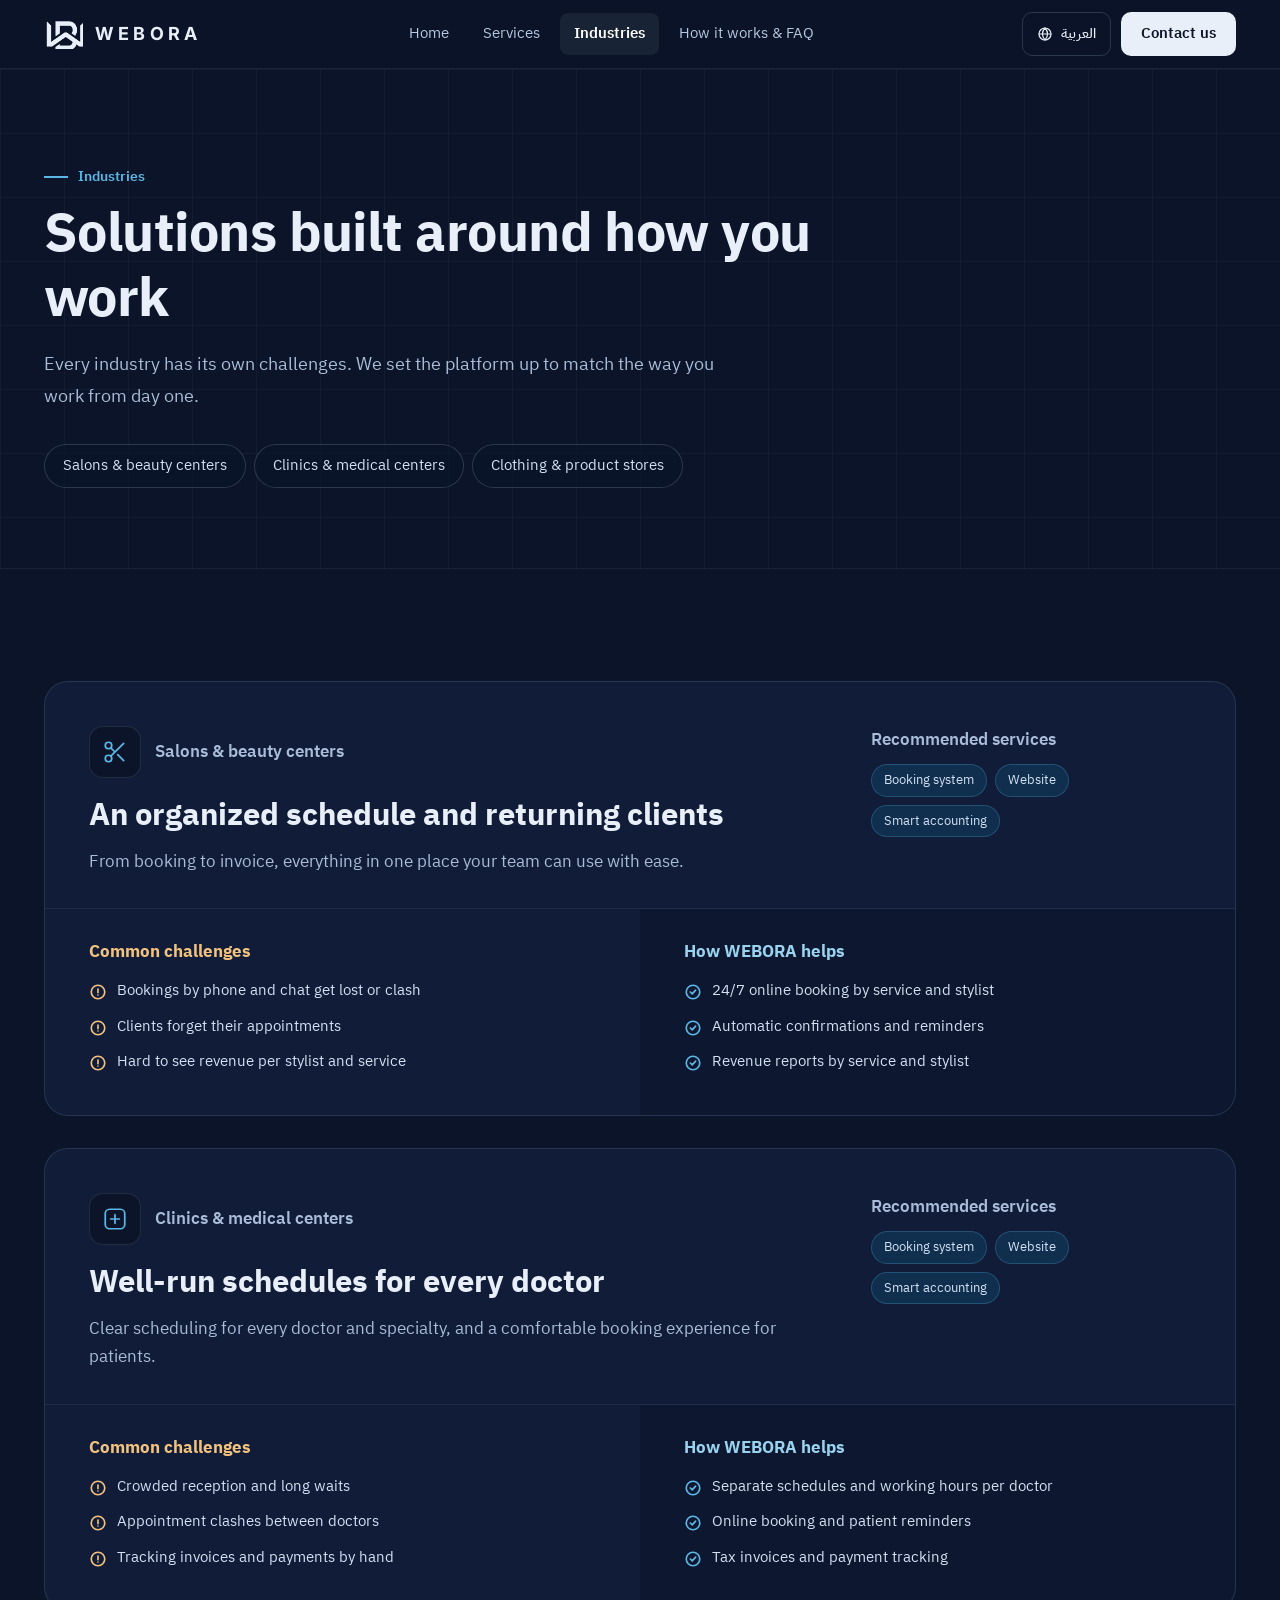
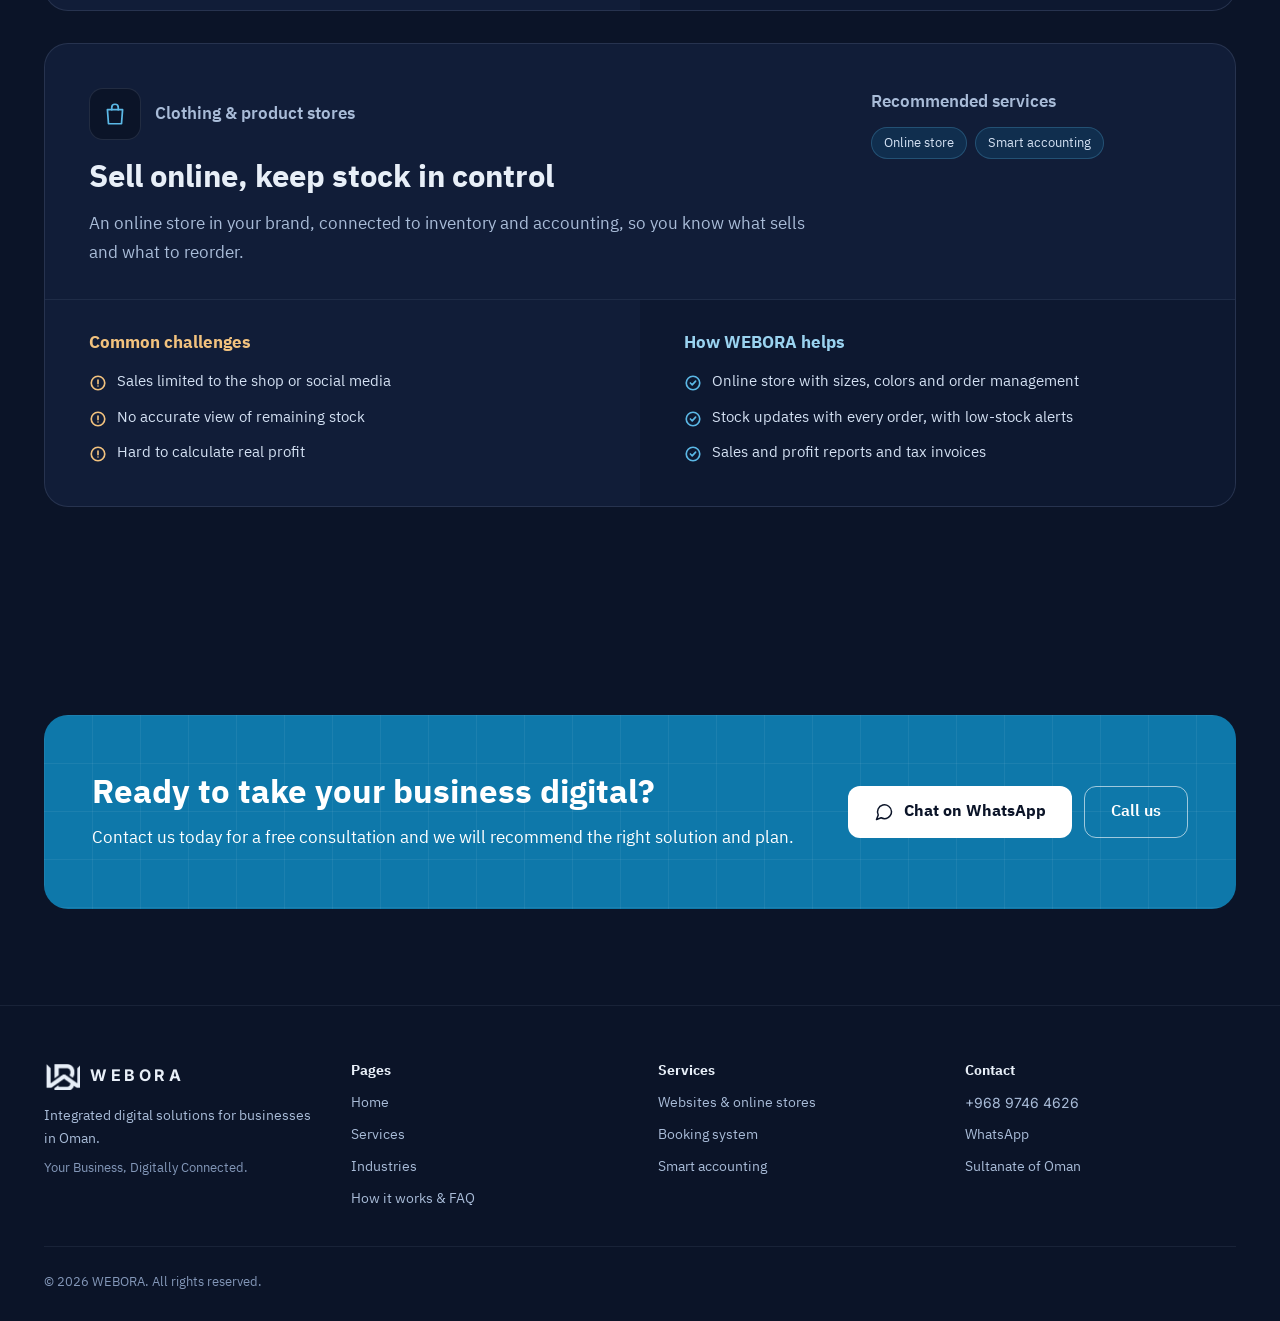
<file: public/en/sectors.html>
<!doctype html>
<html lang="en" dir="ltr">
<head>
<meta charset="utf-8">
<meta name="viewport" content="width=device-width, initial-scale=1">
<title>Industries | WEBORA</title>
<meta name="description" content="Digital solutions for salons and beauty centers, clinics and medical centers, and clothing and product stores in Oman.">
<meta name="theme-color" content="#0B1428">
<meta property="og:type" content="website">
<meta property="og:site_name" content="WEBORA">
<meta property="og:title" content="Industries | WEBORA">
<meta property="og:description" content="Digital solutions for salons and beauty centers, clinics and medical centers, and clothing and product stores in Oman.">
<meta property="og:locale" content="en_US">
<link rel="icon" type="image/png" href="../assets/favicon.png">
<link rel="apple-touch-icon" href="../assets/apple-touch-icon.png">
<link rel="preconnect" href="https://fonts.googleapis.com">
<link rel="preconnect" href="https://fonts.gstatic.com" crossorigin>
<link rel="stylesheet" href="https://fonts.googleapis.com/css2?family=IBM+Plex+Sans+Arabic:wght@400;500;600;700&amp;family=Inter:wght@400;500;600;700&amp;display=swap">
<link rel="stylesheet" href="../assets/style.css?v=20261114">
</head>
<body>
<a class="skip-link" href="#main">Skip to content</a>
<header class="site-header">
<div class="container header-bar">
<a class="brand" href="index.html" aria-label="WEBORA">
<img src="../assets/logo-mark.png" alt="" width="39" height="30">
<span dir="ltr">WEBORA</span>
</a>
<nav class="nav" aria-label="Main navigation">
<a href="index.html">Home</a>
<a href="services.html">Services</a>
<a href="sectors.html" aria-current="page">Industries</a>
<a href="how.html">How it works &amp; FAQ</a>
</nav>
<div class="header-actions">
<a class="btn-ghost" href="../sectors.html" hreflang="ar" lang="ar"><svg width="16" height="16" viewBox="0 0 24 24" fill="none" stroke="currentColor" stroke-width="1.8" stroke-linecap="round" stroke-linejoin="round" aria-hidden="true"><circle cx="12" cy="12" r="9"/><path d="M3 12h18M12 3c2.5 2.7 3.8 5.7 3.8 9s-1.3 6.3-3.8 9c-2.5-2.7-3.8-5.7-3.8-9S9.5 5.7 12 3z"/></svg><span>العربية</span></a>
<a class="btn-light" href="https://wa.me/96897464626" target="_blank" rel="noopener">Contact us</a>
<button class="burger" type="button" aria-expanded="false" aria-controls="mobile-nav" aria-label="Menu"><svg width="20" height="20" viewBox="0 0 24 24" fill="none" stroke="currentColor" stroke-width="2" stroke-linecap="round" stroke-linejoin="round" aria-hidden="true"><path d="M4 7h16M4 12h16M4 17h16"/></svg></button>
</div>
</div>
<nav class="mobile-nav" id="mobile-nav" aria-label="Main navigation">
<a href="index.html">Home</a>
<a href="services.html">Services</a>
<a href="sectors.html" aria-current="page">Industries</a>
<a href="how.html">How it works &amp; FAQ</a>
<a class="btn-light" href="https://wa.me/96897464626" target="_blank" rel="noopener">Contact us</a>
</nav>
</header>
<main id="main">
<section class="grid-bg">
<div class="container page-hero">
<p class="kicker">Industries</p>
<h1 class="h1">Solutions built around how you work</h1>
<p class="lead">Every industry has its own challenges. We set the platform up to match the way you work from day one.</p>
<div class="chips"><a href="#salons">Salons &amp; beauty centers</a><a href="#clinics">Clinics &amp; medical centers</a><a href="#stores">Clothing &amp; product stores</a></div>
</div>
</section>
<section class="section">
<div class="container sectors">
<article class="sector" id="salons">
<div class="sector-top">
<div class="main">
<p class="sector-tag"><span class="icon-box icon-box--dark"><svg width="26" height="26" viewBox="0 0 24 24" fill="none" stroke="currentColor" stroke-width="1.6" stroke-linecap="round" stroke-linejoin="round" aria-hidden="true"><circle cx="6" cy="6" r="3"/><circle cx="6" cy="18" r="3"/><path d="M20 4 8.1 15.9M14.5 14.5 20 20M8.1 8.1 12 12"/></svg></span><span>Salons &amp; beauty centers</span></p>
<h2>An organized schedule and returning clients</h2>
<p>From booking to invoice, everything in one place your team can use with ease.</p>
</div>
<div class="side">
<p class="label">Recommended services</p>
<div class="chips"><span class="chip chip--accent">Booking system</span><span class="chip chip--accent">Website</span><span class="chip chip--accent">Smart accounting</span></div>
</div>
</div>
<div class="sector-bottom">
<div class="pains"><h3>Common challenges</h3><ul class="check-list"><li><svg width="18" height="18" viewBox="0 0 24 24" fill="none" stroke="currentColor" stroke-width="2.2" stroke-linecap="round" stroke-linejoin="round" aria-hidden="true"><circle cx="12" cy="12" r="9"/><path d="M12 8v5M12 16h.01"/></svg><span>Bookings by phone and chat get lost or clash</span></li>
<li><svg width="18" height="18" viewBox="0 0 24 24" fill="none" stroke="currentColor" stroke-width="2.2" stroke-linecap="round" stroke-linejoin="round" aria-hidden="true"><circle cx="12" cy="12" r="9"/><path d="M12 8v5M12 16h.01"/></svg><span>Clients forget their appointments</span></li>
<li><svg width="18" height="18" viewBox="0 0 24 24" fill="none" stroke="currentColor" stroke-width="2.2" stroke-linecap="round" stroke-linejoin="round" aria-hidden="true"><circle cx="12" cy="12" r="9"/><path d="M12 8v5M12 16h.01"/></svg><span>Hard to see revenue per stylist and service</span></li></ul></div>
<div class="gains"><h3>How WEBORA helps</h3><ul class="check-list"><li><svg width="18" height="18" viewBox="0 0 24 24" fill="none" stroke="currentColor" stroke-width="2.2" stroke-linecap="round" stroke-linejoin="round" aria-hidden="true"><circle cx="12" cy="12" r="9"/><path d="m8.5 12 2.5 2.5 4.5-5"/></svg><span>24/7 online booking by service and stylist</span></li>
<li><svg width="18" height="18" viewBox="0 0 24 24" fill="none" stroke="currentColor" stroke-width="2.2" stroke-linecap="round" stroke-linejoin="round" aria-hidden="true"><circle cx="12" cy="12" r="9"/><path d="m8.5 12 2.5 2.5 4.5-5"/></svg><span>Automatic confirmations and reminders</span></li>
<li><svg width="18" height="18" viewBox="0 0 24 24" fill="none" stroke="currentColor" stroke-width="2.2" stroke-linecap="round" stroke-linejoin="round" aria-hidden="true"><circle cx="12" cy="12" r="9"/><path d="m8.5 12 2.5 2.5 4.5-5"/></svg><span>Revenue reports by service and stylist</span></li></ul></div>
</div>
</article>
<article class="sector" id="clinics">
<div class="sector-top">
<div class="main">
<p class="sector-tag"><span class="icon-box icon-box--dark"><svg width="26" height="26" viewBox="0 0 24 24" fill="none" stroke="currentColor" stroke-width="1.6" stroke-linecap="round" stroke-linejoin="round" aria-hidden="true"><rect x="3" y="3" width="18" height="18" rx="4"/><path d="M12 8v8M8 12h8"/></svg></span><span>Clinics &amp; medical centers</span></p>
<h2>Well-run schedules for every doctor</h2>
<p>Clear scheduling for every doctor and specialty, and a comfortable booking experience for patients.</p>
</div>
<div class="side">
<p class="label">Recommended services</p>
<div class="chips"><span class="chip chip--accent">Booking system</span><span class="chip chip--accent">Website</span><span class="chip chip--accent">Smart accounting</span></div>
</div>
</div>
<div class="sector-bottom">
<div class="pains"><h3>Common challenges</h3><ul class="check-list"><li><svg width="18" height="18" viewBox="0 0 24 24" fill="none" stroke="currentColor" stroke-width="2.2" stroke-linecap="round" stroke-linejoin="round" aria-hidden="true"><circle cx="12" cy="12" r="9"/><path d="M12 8v5M12 16h.01"/></svg><span>Crowded reception and long waits</span></li>
<li><svg width="18" height="18" viewBox="0 0 24 24" fill="none" stroke="currentColor" stroke-width="2.2" stroke-linecap="round" stroke-linejoin="round" aria-hidden="true"><circle cx="12" cy="12" r="9"/><path d="M12 8v5M12 16h.01"/></svg><span>Appointment clashes between doctors</span></li>
<li><svg width="18" height="18" viewBox="0 0 24 24" fill="none" stroke="currentColor" stroke-width="2.2" stroke-linecap="round" stroke-linejoin="round" aria-hidden="true"><circle cx="12" cy="12" r="9"/><path d="M12 8v5M12 16h.01"/></svg><span>Tracking invoices and payments by hand</span></li></ul></div>
<div class="gains"><h3>How WEBORA helps</h3><ul class="check-list"><li><svg width="18" height="18" viewBox="0 0 24 24" fill="none" stroke="currentColor" stroke-width="2.2" stroke-linecap="round" stroke-linejoin="round" aria-hidden="true"><circle cx="12" cy="12" r="9"/><path d="m8.5 12 2.5 2.5 4.5-5"/></svg><span>Separate schedules and working hours per doctor</span></li>
<li><svg width="18" height="18" viewBox="0 0 24 24" fill="none" stroke="currentColor" stroke-width="2.2" stroke-linecap="round" stroke-linejoin="round" aria-hidden="true"><circle cx="12" cy="12" r="9"/><path d="m8.5 12 2.5 2.5 4.5-5"/></svg><span>Online booking and patient reminders</span></li>
<li><svg width="18" height="18" viewBox="0 0 24 24" fill="none" stroke="currentColor" stroke-width="2.2" stroke-linecap="round" stroke-linejoin="round" aria-hidden="true"><circle cx="12" cy="12" r="9"/><path d="m8.5 12 2.5 2.5 4.5-5"/></svg><span>Tax invoices and payment tracking</span></li></ul></div>
</div>
</article>
<article class="sector" id="stores">
<div class="sector-top">
<div class="main">
<p class="sector-tag"><span class="icon-box icon-box--dark"><svg width="26" height="26" viewBox="0 0 24 24" fill="none" stroke="currentColor" stroke-width="1.6" stroke-linecap="round" stroke-linejoin="round" aria-hidden="true"><path d="M5 8h14l-1 13H6L5 8z"/><path d="M9 8V6a3 3 0 0 1 6 0v2"/></svg></span><span>Clothing &amp; product stores</span></p>
<h2>Sell online, keep stock in control</h2>
<p>An online store in your brand, connected to inventory and accounting, so you know what sells and what to reorder.</p>
</div>
<div class="side">
<p class="label">Recommended services</p>
<div class="chips"><span class="chip chip--accent">Online store</span><span class="chip chip--accent">Smart accounting</span></div>
</div>
</div>
<div class="sector-bottom">
<div class="pains"><h3>Common challenges</h3><ul class="check-list"><li><svg width="18" height="18" viewBox="0 0 24 24" fill="none" stroke="currentColor" stroke-width="2.2" stroke-linecap="round" stroke-linejoin="round" aria-hidden="true"><circle cx="12" cy="12" r="9"/><path d="M12 8v5M12 16h.01"/></svg><span>Sales limited to the shop or social media</span></li>
<li><svg width="18" height="18" viewBox="0 0 24 24" fill="none" stroke="currentColor" stroke-width="2.2" stroke-linecap="round" stroke-linejoin="round" aria-hidden="true"><circle cx="12" cy="12" r="9"/><path d="M12 8v5M12 16h.01"/></svg><span>No accurate view of remaining stock</span></li>
<li><svg width="18" height="18" viewBox="0 0 24 24" fill="none" stroke="currentColor" stroke-width="2.2" stroke-linecap="round" stroke-linejoin="round" aria-hidden="true"><circle cx="12" cy="12" r="9"/><path d="M12 8v5M12 16h.01"/></svg><span>Hard to calculate real profit</span></li></ul></div>
<div class="gains"><h3>How WEBORA helps</h3><ul class="check-list"><li><svg width="18" height="18" viewBox="0 0 24 24" fill="none" stroke="currentColor" stroke-width="2.2" stroke-linecap="round" stroke-linejoin="round" aria-hidden="true"><circle cx="12" cy="12" r="9"/><path d="m8.5 12 2.5 2.5 4.5-5"/></svg><span>Online store with sizes, colors and order management</span></li>
<li><svg width="18" height="18" viewBox="0 0 24 24" fill="none" stroke="currentColor" stroke-width="2.2" stroke-linecap="round" stroke-linejoin="round" aria-hidden="true"><circle cx="12" cy="12" r="9"/><path d="m8.5 12 2.5 2.5 4.5-5"/></svg><span>Stock updates with every order, with low-stock alerts</span></li>
<li><svg width="18" height="18" viewBox="0 0 24 24" fill="none" stroke="currentColor" stroke-width="2.2" stroke-linecap="round" stroke-linejoin="round" aria-hidden="true"><circle cx="12" cy="12" r="9"/><path d="m8.5 12 2.5 2.5 4.5-5"/></svg><span>Sales and profit reports and tax invoices</span></li></ul></div>
</div>
</article>
</div>
</section>
<section class="container cta-wrap" aria-label="Ready to take your business digital?">
<div class="cta-band">
<div>
<h2>Ready to take your business digital?</h2>
<p>Contact us today for a free consultation and we will recommend the right solution and plan.</p>
</div>
<div class="btn-row">
<a class="btn btn-white" href="https://wa.me/96897464626" target="_blank" rel="noopener"><svg width="20" height="20" viewBox="0 0 24 24" fill="none" stroke="currentColor" stroke-width="1.8" stroke-linecap="round" stroke-linejoin="round" aria-hidden="true"><path d="M21 11.5a8.4 8.4 0 0 1-12.4 7.4L3 21l2.1-5.4A8.4 8.4 0 1 1 21 11.5z"/></svg><span>Chat on WhatsApp</span></a>
<a class="btn btn-outline-white" href="tel:+96897464626">Call us</a>
</div>
</div>
</section>
</main>
<footer class="site-footer">
<div class="container">
<div class="footer-grid">
<div>
<div class="footer-brand"><img src="../assets/logo-mark.png" alt="" width="36" height="28"><span dir="ltr">WEBORA</span></div>
<p class="footer-about">Integrated digital solutions for businesses in Oman.</p>
<p class="tagline" dir="ltr">Your Business, Digitally Connected.</p>
</div>
<div>
<h3>Pages</h3>
<div class="links">
<a href="index.html">Home</a>
<a href="services.html">Services</a>
<a href="sectors.html">Industries</a>
<a href="how.html">How it works &amp; FAQ</a>
</div>
</div>
<div>
<h3>Services</h3>
<div class="links">
<a href="services.html">Websites &amp; online stores</a>
<a href="services.html">Booking system</a>
<a href="services.html">Smart accounting</a>
</div>
</div>
<div>
<h3>Contact</h3>
<div class="links">
<a href="tel:+96897464626" dir="ltr" class="latin">+968 9746 4626</a>
<a href="https://wa.me/96897464626" target="_blank" rel="noopener">WhatsApp</a>
<span>Sultanate of Oman</span>
</div>
</div>
</div>
<p class="copyright">© 2026 WEBORA. All rights reserved.</p>
</div>
</footer>
<script src="../assets/main.js?v=20261114" defer></script>
</body>
</html>
</file>
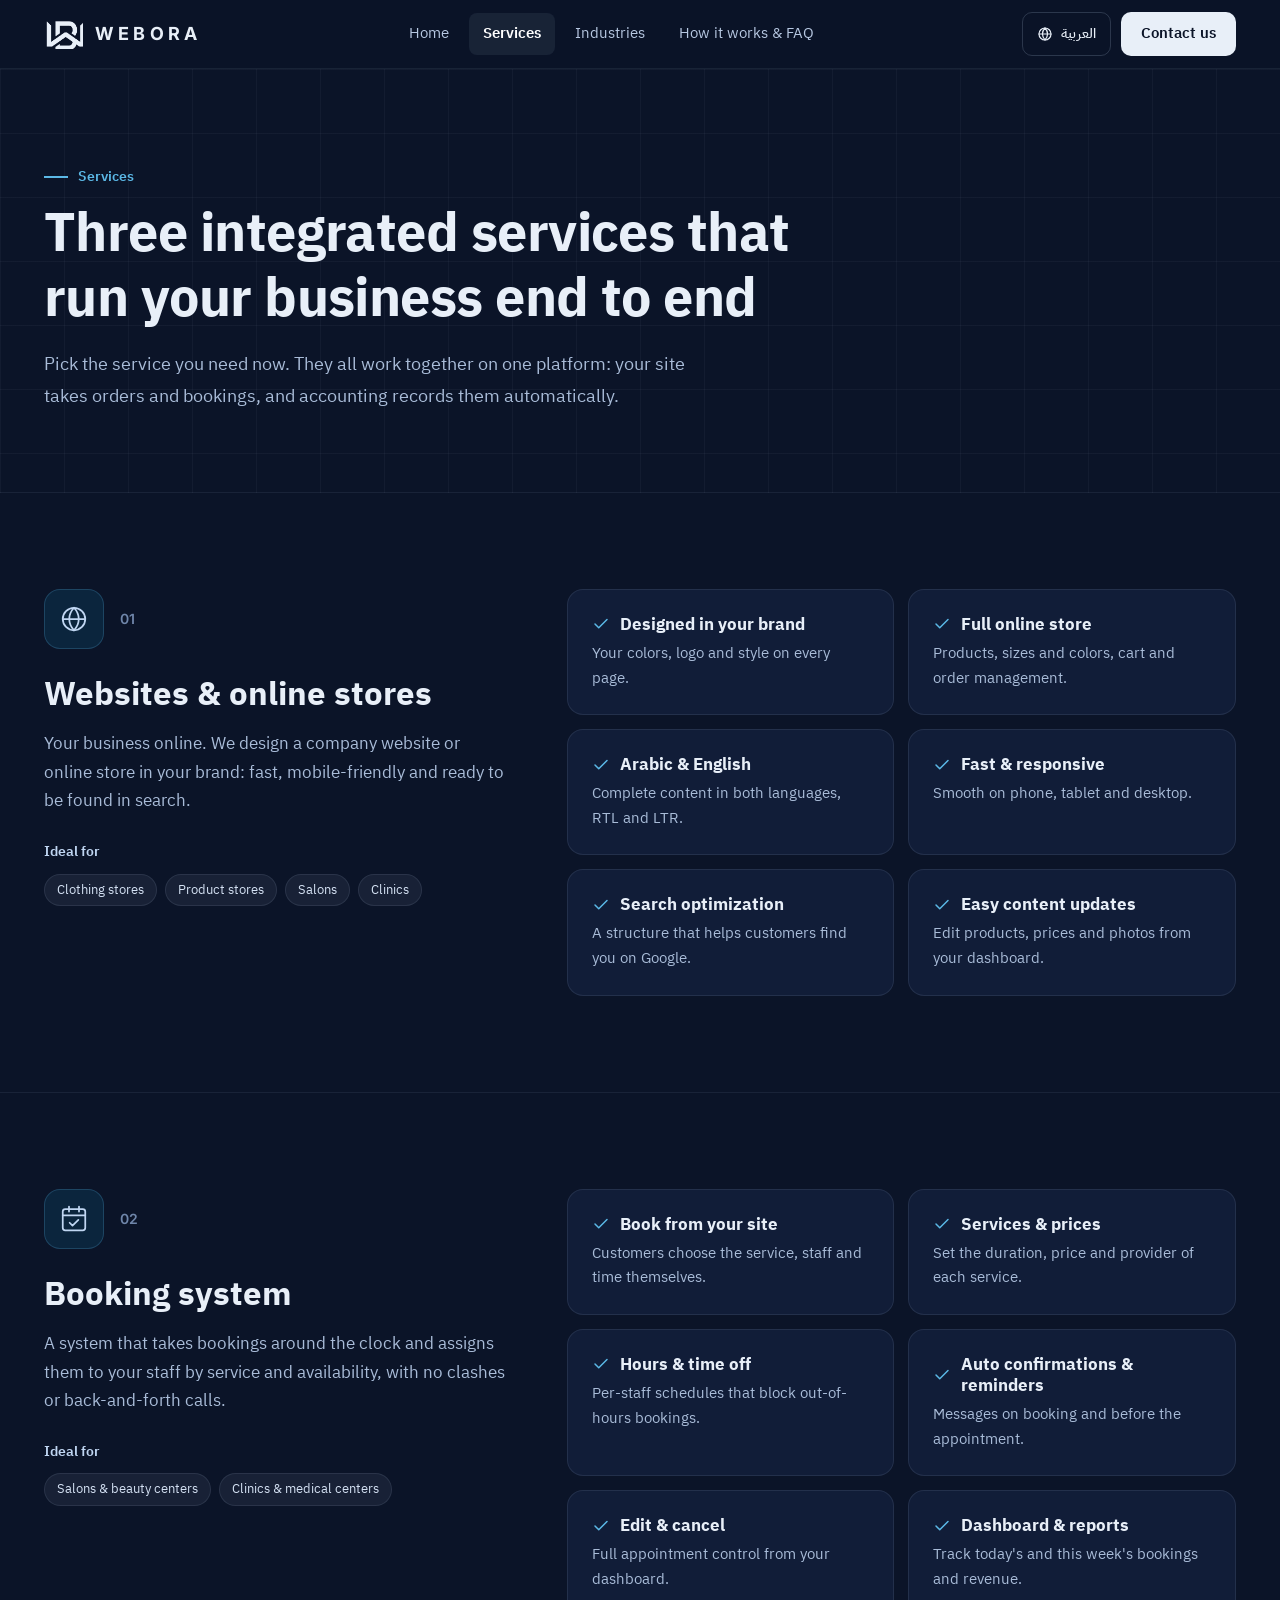
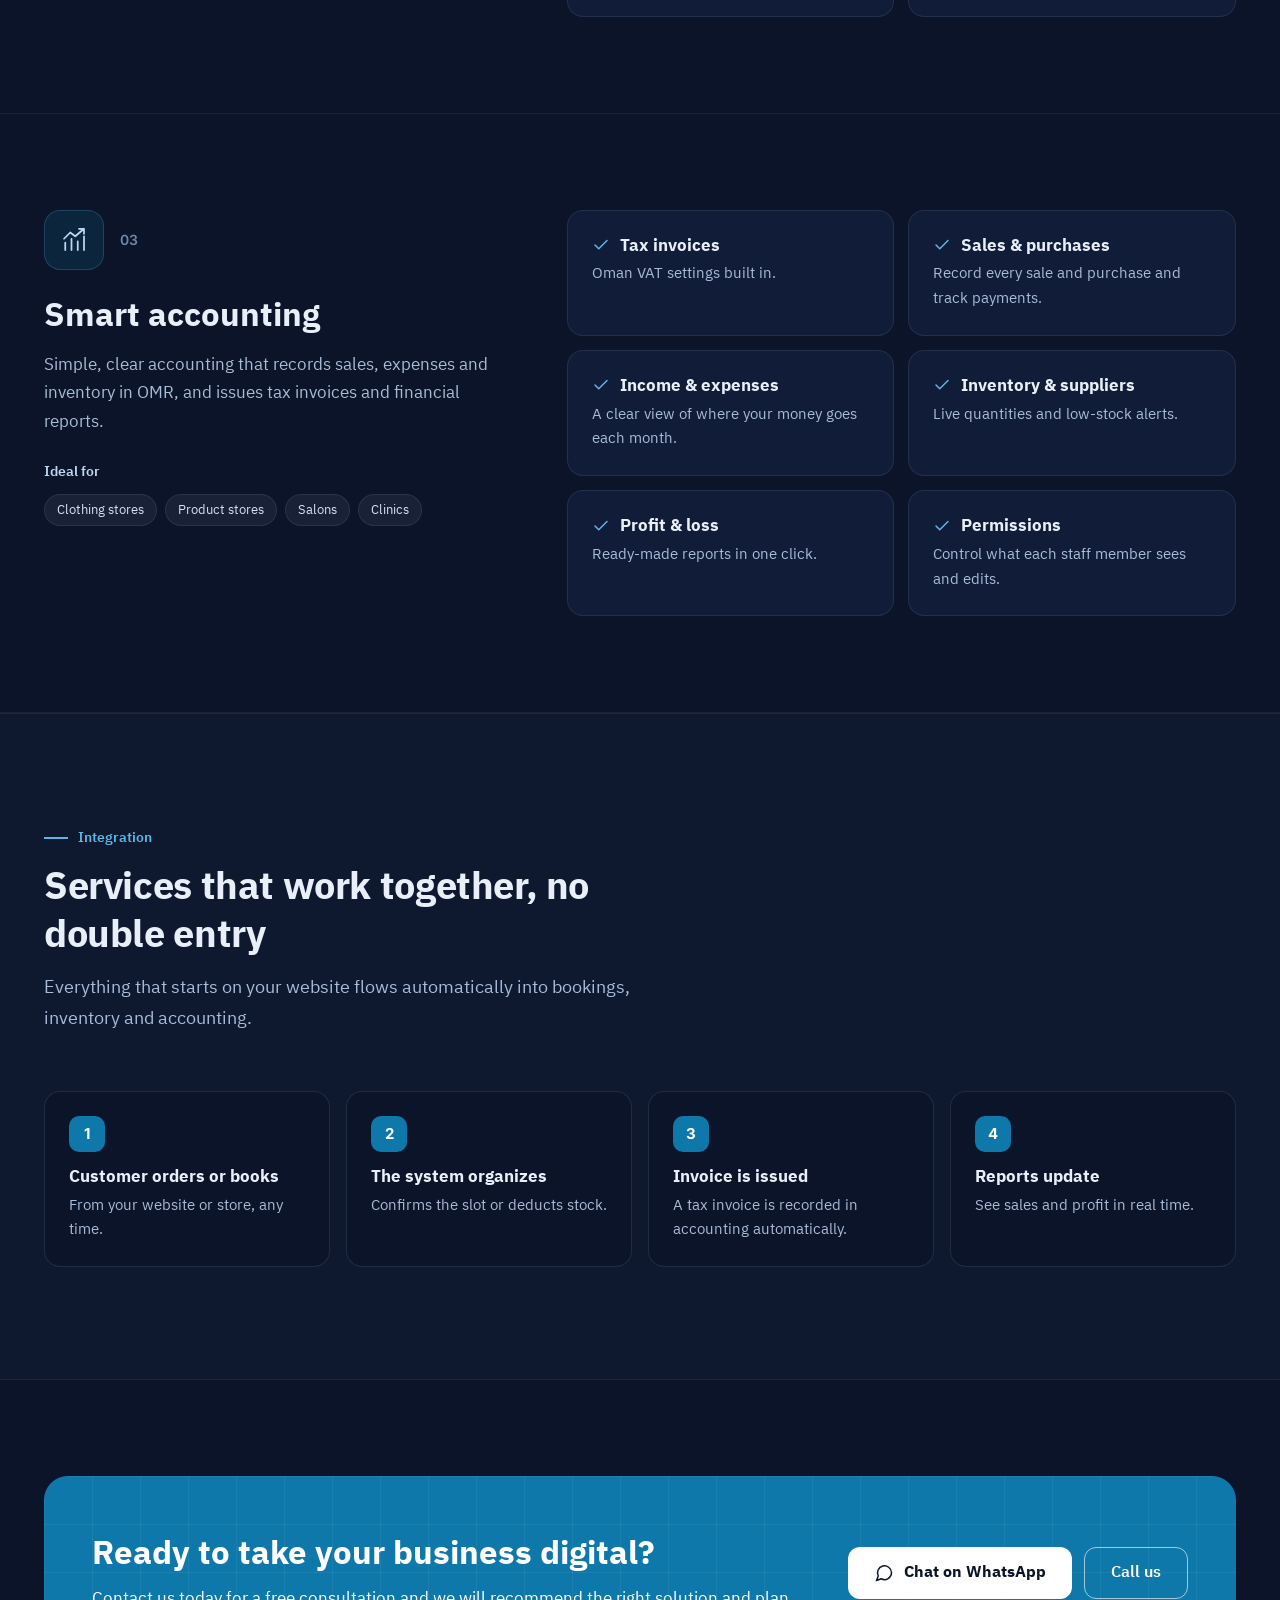
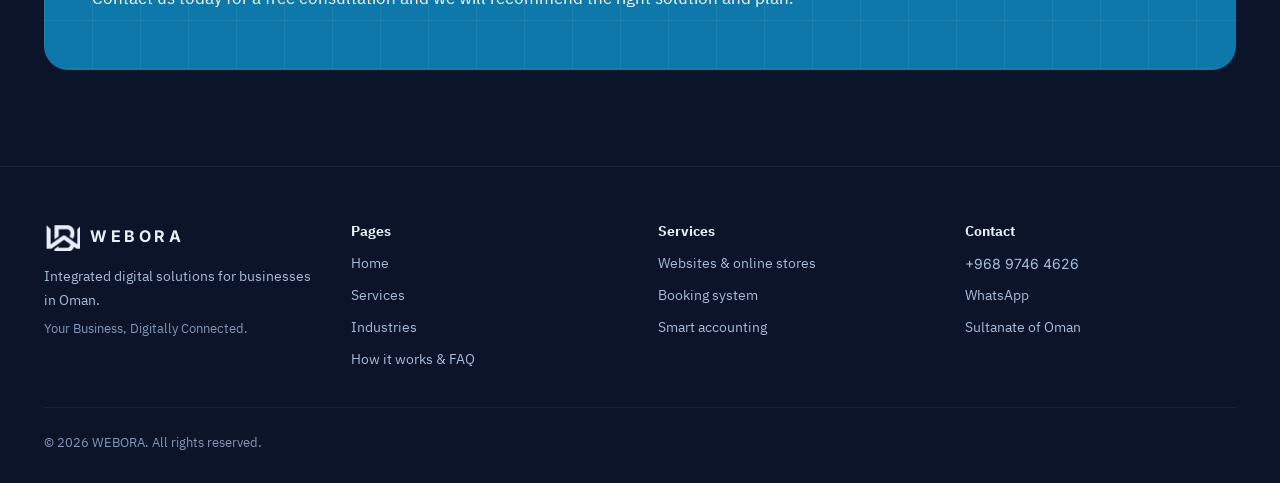
<file: public/en/services.html>
<!doctype html>
<html lang="en" dir="ltr">
<head>
<meta charset="utf-8">
<meta name="viewport" content="width=device-width, initial-scale=1">
<title>Services | WEBORA</title>
<meta name="description" content="Websites and online stores, a booking system and smart accounting in OMR with VAT, in one integrated platform.">
<meta name="theme-color" content="#0B1428">
<meta property="og:type" content="website">
<meta property="og:site_name" content="WEBORA">
<meta property="og:title" content="Services | WEBORA">
<meta property="og:description" content="Websites and online stores, a booking system and smart accounting in OMR with VAT, in one integrated platform.">
<meta property="og:locale" content="en_US">
<link rel="icon" type="image/png" href="../assets/favicon.png">
<link rel="apple-touch-icon" href="../assets/apple-touch-icon.png">
<link rel="preconnect" href="https://fonts.googleapis.com">
<link rel="preconnect" href="https://fonts.gstatic.com" crossorigin>
<link rel="stylesheet" href="https://fonts.googleapis.com/css2?family=IBM+Plex+Sans+Arabic:wght@400;500;600;700&amp;family=Inter:wght@400;500;600;700&amp;display=swap">
<link rel="stylesheet" href="../assets/style.css?v=20261114">
</head>
<body>
<a class="skip-link" href="#main">Skip to content</a>
<header class="site-header">
<div class="container header-bar">
<a class="brand" href="index.html" aria-label="WEBORA">
<img src="../assets/logo-mark.png" alt="" width="39" height="30">
<span dir="ltr">WEBORA</span>
</a>
<nav class="nav" aria-label="Main navigation">
<a href="index.html">Home</a>
<a href="services.html" aria-current="page">Services</a>
<a href="sectors.html">Industries</a>
<a href="how.html">How it works &amp; FAQ</a>
</nav>
<div class="header-actions">
<a class="btn-ghost" href="../services.html" hreflang="ar" lang="ar"><svg width="16" height="16" viewBox="0 0 24 24" fill="none" stroke="currentColor" stroke-width="1.8" stroke-linecap="round" stroke-linejoin="round" aria-hidden="true"><circle cx="12" cy="12" r="9"/><path d="M3 12h18M12 3c2.5 2.7 3.8 5.7 3.8 9s-1.3 6.3-3.8 9c-2.5-2.7-3.8-5.7-3.8-9S9.5 5.7 12 3z"/></svg><span>العربية</span></a>
<a class="btn-light" href="https://wa.me/96897464626" target="_blank" rel="noopener">Contact us</a>
<button class="burger" type="button" aria-expanded="false" aria-controls="mobile-nav" aria-label="Menu"><svg width="20" height="20" viewBox="0 0 24 24" fill="none" stroke="currentColor" stroke-width="2" stroke-linecap="round" stroke-linejoin="round" aria-hidden="true"><path d="M4 7h16M4 12h16M4 17h16"/></svg></button>
</div>
</div>
<nav class="mobile-nav" id="mobile-nav" aria-label="Main navigation">
<a href="index.html">Home</a>
<a href="services.html" aria-current="page">Services</a>
<a href="sectors.html">Industries</a>
<a href="how.html">How it works &amp; FAQ</a>
<a class="btn-light" href="https://wa.me/96897464626" target="_blank" rel="noopener">Contact us</a>
</nav>
</header>
<main id="main">
<section class="grid-bg">
<div class="container page-hero">
<p class="kicker">Services</p>
<h1 class="h1">Three integrated services that run your business end to end</h1>
<p class="lead">Pick the service you need now. They all work together on one platform: your site takes orders and bookings, and accounting records them automatically.</p>
</div>
</section>
<section class="service">
<div class="container">
<div class="service-intro">
<div class="head"><span class="icon-box"><svg width="30" height="30" viewBox="0 0 24 24" fill="none" stroke="currentColor" stroke-width="1.4" stroke-linecap="round" stroke-linejoin="round" aria-hidden="true"><circle cx="12" cy="12" r="9"/><path d="M3 12h18M12 3c2.5 2.7 3.8 5.7 3.8 9s-1.3 6.3-3.8 9c-2.5-2.7-3.8-5.7-3.8-9S9.5 5.7 12 3z"/></svg></span><span class="num" dir="ltr">01</span></div>
<h2>Websites &amp; online stores</h2>
<p class="desc">Your business online. We design a company website or online store in your brand: fast, mobile-friendly and ready to be found in search.</p>
<p class="label">Ideal for</p>
<div class="chips"><span class="chip">Clothing stores</span><span class="chip">Product stores</span><span class="chip">Salons</span><span class="chip">Clinics</span></div>
</div>
<div class="service-features">
<div class="card"><h3><svg width="18" height="18" viewBox="0 0 24 24" fill="none" stroke="currentColor" stroke-width="2" stroke-linecap="round" stroke-linejoin="round" aria-hidden="true"><path d="M20 6 9 17l-5-5"/></svg><span>Designed in your brand</span></h3><p>Your colors, logo and style on every page.</p></div>
<div class="card"><h3><svg width="18" height="18" viewBox="0 0 24 24" fill="none" stroke="currentColor" stroke-width="2" stroke-linecap="round" stroke-linejoin="round" aria-hidden="true"><path d="M20 6 9 17l-5-5"/></svg><span>Full online store</span></h3><p>Products, sizes and colors, cart and order management.</p></div>
<div class="card"><h3><svg width="18" height="18" viewBox="0 0 24 24" fill="none" stroke="currentColor" stroke-width="2" stroke-linecap="round" stroke-linejoin="round" aria-hidden="true"><path d="M20 6 9 17l-5-5"/></svg><span>Arabic &amp; English</span></h3><p>Complete content in both languages, RTL and LTR.</p></div>
<div class="card"><h3><svg width="18" height="18" viewBox="0 0 24 24" fill="none" stroke="currentColor" stroke-width="2" stroke-linecap="round" stroke-linejoin="round" aria-hidden="true"><path d="M20 6 9 17l-5-5"/></svg><span>Fast &amp; responsive</span></h3><p>Smooth on phone, tablet and desktop.</p></div>
<div class="card"><h3><svg width="18" height="18" viewBox="0 0 24 24" fill="none" stroke="currentColor" stroke-width="2" stroke-linecap="round" stroke-linejoin="round" aria-hidden="true"><path d="M20 6 9 17l-5-5"/></svg><span>Search optimization</span></h3><p>A structure that helps customers find you on Google.</p></div>
<div class="card"><h3><svg width="18" height="18" viewBox="0 0 24 24" fill="none" stroke="currentColor" stroke-width="2" stroke-linecap="round" stroke-linejoin="round" aria-hidden="true"><path d="M20 6 9 17l-5-5"/></svg><span>Easy content updates</span></h3><p>Edit products, prices and photos from your dashboard.</p></div>
</div>
</div>
</section>
<section class="service">
<div class="container">
<div class="service-intro">
<div class="head"><span class="icon-box"><svg width="30" height="30" viewBox="0 0 24 24" fill="none" stroke="currentColor" stroke-width="1.4" stroke-linecap="round" stroke-linejoin="round" aria-hidden="true"><rect x="3" y="4" width="18" height="17" rx="2"/><path d="M3 9h18M8 2v4M16 2v4M8.5 15l2.3 2.3 4.7-4.6"/></svg></span><span class="num" dir="ltr">02</span></div>
<h2>Booking system</h2>
<p class="desc">A system that takes bookings around the clock and assigns them to your staff by service and availability, with no clashes or back-and-forth calls.</p>
<p class="label">Ideal for</p>
<div class="chips"><span class="chip">Salons &amp; beauty centers</span><span class="chip">Clinics &amp; medical centers</span></div>
</div>
<div class="service-features">
<div class="card"><h3><svg width="18" height="18" viewBox="0 0 24 24" fill="none" stroke="currentColor" stroke-width="2" stroke-linecap="round" stroke-linejoin="round" aria-hidden="true"><path d="M20 6 9 17l-5-5"/></svg><span>Book from your site</span></h3><p>Customers choose the service, staff and time themselves.</p></div>
<div class="card"><h3><svg width="18" height="18" viewBox="0 0 24 24" fill="none" stroke="currentColor" stroke-width="2" stroke-linecap="round" stroke-linejoin="round" aria-hidden="true"><path d="M20 6 9 17l-5-5"/></svg><span>Services &amp; prices</span></h3><p>Set the duration, price and provider of each service.</p></div>
<div class="card"><h3><svg width="18" height="18" viewBox="0 0 24 24" fill="none" stroke="currentColor" stroke-width="2" stroke-linecap="round" stroke-linejoin="round" aria-hidden="true"><path d="M20 6 9 17l-5-5"/></svg><span>Hours &amp; time off</span></h3><p>Per-staff schedules that block out-of-hours bookings.</p></div>
<div class="card"><h3><svg width="18" height="18" viewBox="0 0 24 24" fill="none" stroke="currentColor" stroke-width="2" stroke-linecap="round" stroke-linejoin="round" aria-hidden="true"><path d="M20 6 9 17l-5-5"/></svg><span>Auto confirmations &amp; reminders</span></h3><p>Messages on booking and before the appointment.</p></div>
<div class="card"><h3><svg width="18" height="18" viewBox="0 0 24 24" fill="none" stroke="currentColor" stroke-width="2" stroke-linecap="round" stroke-linejoin="round" aria-hidden="true"><path d="M20 6 9 17l-5-5"/></svg><span>Edit &amp; cancel</span></h3><p>Full appointment control from your dashboard.</p></div>
<div class="card"><h3><svg width="18" height="18" viewBox="0 0 24 24" fill="none" stroke="currentColor" stroke-width="2" stroke-linecap="round" stroke-linejoin="round" aria-hidden="true"><path d="M20 6 9 17l-5-5"/></svg><span>Dashboard &amp; reports</span></h3><p>Track today&#x27;s and this week&#x27;s bookings and revenue.</p></div>
</div>
</div>
</section>
<section class="service">
<div class="container">
<div class="service-intro">
<div class="head"><span class="icon-box"><svg width="30" height="30" viewBox="0 0 24 24" fill="none" stroke="currentColor" stroke-width="1.4" stroke-linecap="round" stroke-linejoin="round" aria-hidden="true"><path d="M5 20v-6M10 20v-9M15 20v-7M20 20V9"/><path d="m4 11 5-5 4 3 7-6M16 3h4v4"/></svg></span><span class="num" dir="ltr">03</span></div>
<h2>Smart accounting</h2>
<p class="desc">Simple, clear accounting that records sales, expenses and inventory in OMR, and issues tax invoices and financial reports.</p>
<p class="label">Ideal for</p>
<div class="chips"><span class="chip">Clothing stores</span><span class="chip">Product stores</span><span class="chip">Salons</span><span class="chip">Clinics</span></div>
</div>
<div class="service-features">
<div class="card"><h3><svg width="18" height="18" viewBox="0 0 24 24" fill="none" stroke="currentColor" stroke-width="2" stroke-linecap="round" stroke-linejoin="round" aria-hidden="true"><path d="M20 6 9 17l-5-5"/></svg><span>Tax invoices</span></h3><p>Oman VAT settings built in.</p></div>
<div class="card"><h3><svg width="18" height="18" viewBox="0 0 24 24" fill="none" stroke="currentColor" stroke-width="2" stroke-linecap="round" stroke-linejoin="round" aria-hidden="true"><path d="M20 6 9 17l-5-5"/></svg><span>Sales &amp; purchases</span></h3><p>Record every sale and purchase and track payments.</p></div>
<div class="card"><h3><svg width="18" height="18" viewBox="0 0 24 24" fill="none" stroke="currentColor" stroke-width="2" stroke-linecap="round" stroke-linejoin="round" aria-hidden="true"><path d="M20 6 9 17l-5-5"/></svg><span>Income &amp; expenses</span></h3><p>A clear view of where your money goes each month.</p></div>
<div class="card"><h3><svg width="18" height="18" viewBox="0 0 24 24" fill="none" stroke="currentColor" stroke-width="2" stroke-linecap="round" stroke-linejoin="round" aria-hidden="true"><path d="M20 6 9 17l-5-5"/></svg><span>Inventory &amp; suppliers</span></h3><p>Live quantities and low-stock alerts.</p></div>
<div class="card"><h3><svg width="18" height="18" viewBox="0 0 24 24" fill="none" stroke="currentColor" stroke-width="2" stroke-linecap="round" stroke-linejoin="round" aria-hidden="true"><path d="M20 6 9 17l-5-5"/></svg><span>Profit &amp; loss</span></h3><p>Ready-made reports in one click.</p></div>
<div class="card"><h3><svg width="18" height="18" viewBox="0 0 24 24" fill="none" stroke="currentColor" stroke-width="2" stroke-linecap="round" stroke-linejoin="round" aria-hidden="true"><path d="M20 6 9 17l-5-5"/></svg><span>Permissions</span></h3><p>Control what each staff member sees and edits.</p></div>
</div>
</div>
</section>
<section class="section section--alt">
<div class="container">
<div class="section-head"><p class="kicker">Integration</p>
<h2 class="h2">Services that work together, no double entry</h2>
<p class="lead">Everything that starts on your website flows automatically into bookings, inventory and accounting.</p>
</div>
<ol class="steps-grid">
<li class="step-card"><span class="step-num" dir="ltr">1</span><h3>Customer orders or books</h3><p>From your website or store, any time.</p></li>
<li class="step-card"><span class="step-num" dir="ltr">2</span><h3>The system organizes</h3><p>Confirms the slot or deducts stock.</p></li>
<li class="step-card"><span class="step-num" dir="ltr">3</span><h3>Invoice is issued</h3><p>A tax invoice is recorded in accounting automatically.</p></li>
<li class="step-card"><span class="step-num" dir="ltr">4</span><h3>Reports update</h3><p>See sales and profit in real time.</p></li>
</ol>
</div>
</section>
<section class="container cta-wrap" aria-label="Ready to take your business digital?">
<div class="cta-band">
<div>
<h2>Ready to take your business digital?</h2>
<p>Contact us today for a free consultation and we will recommend the right solution and plan.</p>
</div>
<div class="btn-row">
<a class="btn btn-white" href="https://wa.me/96897464626" target="_blank" rel="noopener"><svg width="20" height="20" viewBox="0 0 24 24" fill="none" stroke="currentColor" stroke-width="1.8" stroke-linecap="round" stroke-linejoin="round" aria-hidden="true"><path d="M21 11.5a8.4 8.4 0 0 1-12.4 7.4L3 21l2.1-5.4A8.4 8.4 0 1 1 21 11.5z"/></svg><span>Chat on WhatsApp</span></a>
<a class="btn btn-outline-white" href="tel:+96897464626">Call us</a>
</div>
</div>
</section>
</main>
<footer class="site-footer">
<div class="container">
<div class="footer-grid">
<div>
<div class="footer-brand"><img src="../assets/logo-mark.png" alt="" width="36" height="28"><span dir="ltr">WEBORA</span></div>
<p class="footer-about">Integrated digital solutions for businesses in Oman.</p>
<p class="tagline" dir="ltr">Your Business, Digitally Connected.</p>
</div>
<div>
<h3>Pages</h3>
<div class="links">
<a href="index.html">Home</a>
<a href="services.html">Services</a>
<a href="sectors.html">Industries</a>
<a href="how.html">How it works &amp; FAQ</a>
</div>
</div>
<div>
<h3>Services</h3>
<div class="links">
<a href="services.html">Websites &amp; online stores</a>
<a href="services.html">Booking system</a>
<a href="services.html">Smart accounting</a>
</div>
</div>
<div>
<h3>Contact</h3>
<div class="links">
<a href="tel:+96897464626" dir="ltr" class="latin">+968 9746 4626</a>
<a href="https://wa.me/96897464626" target="_blank" rel="noopener">WhatsApp</a>
<span>Sultanate of Oman</span>
</div>
</div>
</div>
<p class="copyright">© 2026 WEBORA. All rights reserved.</p>
</div>
</footer>
<script src="../assets/main.js?v=20261114" defer></script>
</body>
</html>
</file>
<file: public/assets/style.css>
/* WEBORA – main stylesheet */
:root {
  --bg: #0B1428;
  --bg-2: #0E1930;
  --surface: #111D38;
  --text: #E8EFF8;
  --text-2: #D4E1F3;
  --muted: #A9BCD8;
  --soft: #C0D6F2;
  --faint: #8397B8;
  --accent: #5BB8E6;
  --accent-2: #9AD3F0;
  --brand: #128BC0;
  --btn: #0E78AA;
  --warn: #F2C27E;
  --line: rgba(192, 214, 242, 0.08);
  --line-2: rgba(192, 214, 242, 0.12);
  --radius: 20px;
  --max: 1240px;
  --font: 'IBM Plex Sans Arabic', 'Inter', system-ui, -apple-system, sans-serif;
  --font-latin: 'Inter', 'IBM Plex Sans Arabic', system-ui, sans-serif;
}

*, *::before, *::after { box-sizing: border-box; }
html { scroll-behavior: smooth; -webkit-text-size-adjust: 100%; }
body {
  margin: 0;
  background: var(--bg);
  color: var(--text);
  font-family: var(--font);
  line-height: 1.7;
  -webkit-font-smoothing: antialiased;
}
img, svg { display: block; max-width: 100%; }
a { color: var(--accent); }
a:hover { color: var(--accent-2); }
h1, h2, h3 { margin: 0; line-height: 1.25; }
p { margin: 0; }
ul, ol { margin: 0; padding: 0; list-style: none; }
:focus-visible { outline: 2px solid var(--accent); outline-offset: 2px; border-radius: 4px; }
.latin { font-family: var(--font-latin); }
.skip-link {
  position: absolute; inset-inline-start: 16px; top: -60px; z-index: 100;
  background: var(--text); color: var(--bg); padding: 10px 16px; border-radius: 8px; font-weight: 600;
}
.skip-link:focus { top: 12px; }

.container { max-width: var(--max); margin: 0 auto; padding-inline: 24px; }
.section { padding-block: 112px; }
.section--alt { background: var(--bg-2); border-block: 1px solid var(--line); }
.grid-bg {
  background-color: var(--bg);
  background-image:
    linear-gradient(rgba(192, 214, 242, 0.045) 1px, transparent 1px),
    linear-gradient(90deg, rgba(192, 214, 242, 0.045) 1px, transparent 1px);
  background-size: 64px 64px;
  border-bottom: 1px solid var(--line);
}

/* ---------- Header ---------- */
.site-header {
  position: sticky; top: 0; z-index: 50;
  background: rgba(11, 20, 40, 0.92);
  backdrop-filter: blur(12px); -webkit-backdrop-filter: blur(12px);
  border-bottom: 1px solid var(--line);
}
.header-bar { display: flex; align-items: center; justify-content: space-between; gap: 20px; padding-block: 12px; }
.brand { display: flex; align-items: center; gap: 12px; color: var(--text); text-decoration: none; }
.brand img { height: 30px; width: auto; }
.brand span { font-family: var(--font-latin); font-weight: 700; font-size: 18px; letter-spacing: 0.24em; }
.nav { display: flex; align-items: center; gap: 6px; font-size: 15px; }
.nav a { padding: 8px 14px; border-radius: 8px; color: #B7C8E2; text-decoration: none; }
.nav a:hover { color: #fff; }
.nav a[aria-current="page"] { color: #fff; background: rgba(192, 214, 242, 0.08); font-weight: 600; }
.header-actions { display: flex; align-items: center; gap: 10px; }
.btn-ghost {
  display: inline-flex; align-items: center; gap: 8px; min-height: 44px; padding: 0 14px;
  border-radius: 10px; border: 1px solid rgba(192, 214, 242, 0.18); color: var(--text);
  text-decoration: none; font-size: 14px; font-weight: 500; background: transparent;
}
.btn-ghost:hover { color: #fff; border-color: rgba(192, 214, 242, 0.35); }
.btn-light {
  display: inline-flex; align-items: center; min-height: 44px; padding: 0 20px; border-radius: 10px;
  background: var(--text); color: var(--bg); text-decoration: none; font-weight: 600; font-size: 15px;
}
.btn-light:hover { background: #fff; color: var(--bg); }
.burger {
  display: none; width: 44px; height: 44px; border-radius: 10px; border: 1px solid rgba(192, 214, 242, 0.18);
  background: transparent; align-items: center; justify-content: center; cursor: pointer; color: var(--text);
}
.mobile-nav { display: none; flex-direction: column; gap: 4px; padding: 8px 24px 20px; border-top: 1px solid var(--line); }
.mobile-nav a { padding: 12px 4px; color: var(--text); text-decoration: none; font-size: 16px; border-bottom: 1px solid rgba(192, 214, 242, 0.06); }
.mobile-nav a[aria-current="page"] { color: var(--accent); font-weight: 600; }
.mobile-nav .btn-light { margin-top: 12px; justify-content: center; min-height: 48px; padding: 0 20px; border-bottom: 0; color: var(--bg); font-weight: 600; }
.site-header.is-open .mobile-nav { display: flex; }

@media (max-width: 900px) {
  .nav, .header-actions .btn-light { display: none; }
  .burger { display: inline-flex; }
}
@media (min-width: 901px) {
  .site-header.is-open .mobile-nav { display: none; }
}

/* ---------- Buttons ---------- */
.btn {
  display: inline-flex; align-items: center; justify-content: center; gap: 10px; min-height: 54px; padding: 0 30px;
  border-radius: 12px; text-decoration: none; font-weight: 600; font-size: 16px; font-family: inherit; cursor: pointer; border: 0;
}
.btn-primary { background: var(--btn); color: #fff; }
.btn-primary:hover { background: #0C6A97; color: #fff; }
.btn-outline { border: 1px solid rgba(192, 214, 242, 0.22); color: var(--text); background: rgba(11, 20, 40, 0.6); }
.btn-outline:hover { border-color: rgba(192, 214, 242, 0.45); color: #fff; }
.btn-white { background: #fff; color: var(--bg); font-weight: 700; }
.btn-white:hover { background: #EAF4FB; color: var(--bg); }
.btn-outline-white { border: 1px solid rgba(255, 255, 255, 0.6); color: #fff; }
.btn-outline-white:hover { background: rgba(255, 255, 255, 0.1); color: #fff; }

/* ---------- Typography helpers ---------- */
.kicker { display: flex; align-items: center; gap: 10px; margin-bottom: 12px; color: var(--accent); font-weight: 600; font-size: 14px; }
.kicker::before { content: ""; width: 24px; height: 2px; background: var(--accent); }
.h1 { font-size: clamp(2.2rem, 4.4vw, 3.4rem); line-height: 1.2; letter-spacing: -0.01em; }
.h2 { font-size: clamp(1.9rem, 3vw, 2.6rem); letter-spacing: -0.01em; }
.lead { font-size: 1.15rem; color: var(--muted); }
.muted { color: var(--muted); }
.section-head { max-width: 660px; margin-bottom: 56px; }
.section-head .h2 { margin-bottom: 14px; }
.section-head--row { max-width: none; display: flex; flex-wrap: wrap; justify-content: space-between; align-items: flex-end; gap: 24px; }
.section-head--row > div { max-width: 620px; }
.text-link { display: inline-flex; align-items: center; min-height: 44px; font-weight: 600; text-decoration: none; }

.chip {
  display: inline-block; font-size: 13px; padding: 4px 12px; border-radius: 999px;
  background: rgba(192, 214, 242, 0.07); border: 1px solid rgba(192, 214, 242, 0.10); color: var(--text-2);
}
.chip--accent { background: rgba(18, 139, 192, 0.16); border-color: rgba(91, 184, 230, 0.25); }
.chips { display: flex; flex-wrap: wrap; gap: 8px; }

.icon-box {
  width: 52px; height: 52px; border-radius: 14px; flex: none;
  background: rgba(18, 139, 192, 0.14); border: 1px solid rgba(91, 184, 230, 0.22);
  display: flex; align-items: center; justify-content: center; color: var(--soft);
}
.icon-box--dark { background: var(--bg); border-color: var(--line-2); color: var(--accent); }

.check-list { display: flex; flex-direction: column; gap: 10px; }
.check-list li { display: flex; align-items: flex-start; gap: 10px; font-size: 15px; color: var(--text-2); }
.check-list svg { flex: none; margin-top: 5px; color: var(--accent); }

/* ---------- Home hero ---------- */
.hero { text-align: center; padding-block: 120px 96px; max-width: 920px; margin: 0 auto; display: flex; flex-direction: column; align-items: center; }
.hero-mark { height: 72px; width: auto; margin-bottom: 32px; }
.badge {
  display: inline-flex; margin-bottom: 24px; padding: 6px 16px; border-radius: 999px;
  background: rgba(18, 139, 192, 0.12); border: 1px solid rgba(91, 184, 230, 0.25); color: var(--accent-2); font-size: 13px; font-weight: 500;
}
.hero h1 { font-size: clamp(2.3rem, 5vw, 4rem); line-height: 1.2; margin-bottom: 22px; letter-spacing: -0.01em; }
.hero h1 span { color: var(--accent); }
.hero .lead { font-size: 1.2rem; max-width: 680px; margin-bottom: 40px; }
.btn-row { display: flex; flex-wrap: wrap; gap: 12px; justify-content: center; }
.pillars { display: grid; grid-template-columns: repeat(auto-fit, minmax(200px, 1fr)); width: 100%; max-width: 760px; margin-top: 72px; border-top: 1px solid var(--line-2); }
.pillar { padding: 28px 16px 0; display: flex; flex-direction: column; align-items: center; gap: 12px; color: var(--soft); font-size: 16px; font-weight: 500; }

.strip { background: var(--bg-2); border-bottom: 1px solid var(--line); }
.strip .container { padding-block: 28px; display: flex; flex-wrap: wrap; align-items: center; justify-content: space-between; gap: 16px 40px; }
.strip-items { display: flex; flex-wrap: wrap; gap: 12px 36px; }
.strip-items li { display: flex; align-items: center; gap: 10px; font-size: 15px; font-weight: 600; color: var(--text-2); }
.strip-items li::before { content: ""; width: 6px; height: 6px; border-radius: 50%; background: var(--accent); }

/* ---------- Cards ---------- */
.panel-grid {
  display: grid; grid-template-columns: repeat(auto-fit, minmax(300px, 1fr)); gap: 1px;
  background: rgba(192, 214, 242, 0.10); border: 1px solid rgba(192, 214, 242, 0.10); border-radius: var(--radius); overflow: hidden;
}
.panel { background: var(--bg); padding: 40px 36px; display: flex; flex-direction: column; gap: 12px; }
.num { font-family: var(--font-latin); font-size: 14px; font-weight: 600; color: #6F86AA; }
.panel h3 { font-size: 1.35rem; }
.panel p { color: var(--muted); font-size: 15px; }

.split { display: flex; flex-wrap: wrap; gap: 56px; }
.split > .split-side { flex: 1 1 320px; min-width: 0; }
.split > .split-main { flex: 2 1 560px; min-width: 0; }
.card-grid { display: grid; grid-template-columns: repeat(auto-fit, minmax(250px, 1fr)); gap: 16px; }
.card { padding: 24px; border-radius: 16px; background: var(--surface); border: 1px solid rgba(192, 214, 242, 0.10); }
.card h3 { font-size: 1.05rem; margin-bottom: 6px; display: flex; align-items: center; gap: 10px; }
.card h3 svg { color: var(--accent); flex: none; }
.card p { color: var(--muted); font-size: 14.5px; }

/* ---------- Contact ---------- */
.contact { display: flex; flex-wrap: wrap; gap: 56px; }
.contact-info { flex: 1 1 380px; min-width: 0; }
.contact-info .h2 { margin-bottom: 14px; }
.contact-info .lead { font-size: 1.05rem; margin-bottom: 32px; }
.phone-card {
  display: flex; align-items: center; gap: 16px; max-width: 360px; padding: 18px 20px; border-radius: 16px;
  background: var(--surface); border: 1px solid var(--line-2); color: var(--text); text-decoration: none;
}
.phone-card:hover { border-color: rgba(91, 184, 230, 0.4); color: var(--text); }
.phone-card .ico { width: 44px; height: 44px; border-radius: 12px; background: rgba(18, 139, 192, 0.16); display: flex; align-items: center; justify-content: center; color: var(--accent); }
.phone-card small { display: block; font-size: 13px; color: var(--muted); }
.phone-card strong { display: block; font-family: var(--font-latin); font-size: 18px; font-weight: 600; }
.form {
  flex: 1 1 460px; min-width: 0; background: var(--surface); border: 1px solid var(--line-2); border-radius: var(--radius);
  padding: 36px; display: flex; flex-direction: column; gap: 18px;
}
.field { display: flex; flex-direction: column; gap: 6px; }
.field label { font-size: 14px; font-weight: 600; }
.field input, .field select, .field textarea {
  min-height: 48px; padding: 0 14px; border-radius: 10px; border: 1px solid rgba(192, 214, 242, 0.2);
  background: var(--bg); color: var(--text); font: inherit; font-size: 15px; width: 100%;
}
.field textarea { padding-block: 12px; resize: vertical; min-height: 120px; }
.field input:focus, .field select:focus, .field textarea:focus { outline: 2px solid var(--accent); outline-offset: 1px; border-color: transparent; }
.field .error { color: var(--warn); font-size: 13px; display: none; }
.field.has-error .error { display: block; }
.field.has-error input { border-color: var(--warn); }
.form-note { font-size: 13px; color: var(--muted); }

/* ---------- Page hero ---------- */
.page-hero { padding-block: 96px 80px; }
.page-hero .h1 { margin-bottom: 18px; max-width: 820px; }
.page-hero .lead { max-width: 680px; }
.page-hero .chips { margin-top: 32px; }
.page-hero .chips a {
  display: inline-flex; align-items: center; min-height: 44px; padding: 0 18px; border-radius: 999px;
  border: 1px solid rgba(192, 214, 242, 0.18); color: var(--text-2); text-decoration: none; font-size: 15px; background: rgba(11, 20, 40, 0.6);
}
.page-hero .chips a:hover { border-color: rgba(91, 184, 230, 0.5); color: #fff; }

/* ---------- Services page ---------- */
.service { border-bottom: 1px solid var(--line); }
.service .container { padding-block: 96px; display: flex; flex-wrap: wrap; gap: 56px; }
.service-intro { flex: 1 1 360px; min-width: 0; }
.service-intro .head { display: flex; align-items: center; gap: 16px; margin-bottom: 24px; }
.service-intro .icon-box { width: 60px; height: 60px; border-radius: 16px; }
.service-intro h2 { font-size: clamp(1.7rem, 2.6vw, 2.2rem); line-height: 1.3; margin-bottom: 14px; }
.service-intro .desc { color: var(--muted); font-size: 1.05rem; margin-bottom: 24px; }
.label { font-size: 14px; font-weight: 600; color: var(--soft); margin-bottom: 10px; }
.service-features { flex: 1.4 1 520px; min-width: 0; display: grid; grid-template-columns: repeat(auto-fit, minmax(240px, 1fr)); gap: 14px; }

.steps-grid { display: grid; grid-template-columns: repeat(auto-fit, minmax(220px, 1fr)); gap: 16px; }
.step-card { padding: 24px; border-radius: 16px; background: var(--bg); border: 1px solid var(--line-2); }
.step-num {
  display: inline-flex; align-items: center; justify-content: center; width: 36px; height: 36px; border-radius: 10px;
  background: var(--btn); color: #fff; font-family: var(--font-latin); font-weight: 700; font-size: 15px; margin-bottom: 14px;
}
.step-card h3 { font-size: 1.05rem; margin-bottom: 6px; }
.step-card p { color: var(--muted); font-size: 14.5px; }

/* ---------- Sectors page ---------- */
.sectors { display: flex; flex-direction: column; gap: 32px; }
.sector { border-radius: 24px; background: var(--surface); border: 1px solid var(--line-2); overflow: hidden; scroll-margin-top: 90px; }
.sector-top { padding: 44px 44px 32px; display: flex; flex-wrap: wrap; gap: 24px 48px; align-items: flex-start; border-bottom: 1px solid var(--line); }
.sector-top .main { flex: 1 1 420px; min-width: 0; }
.sector-top .side { flex: 0 1 320px; min-width: 0; }
.sector-tag { display: flex; align-items: center; gap: 14px; margin-bottom: 18px; color: var(--accent-2); font-weight: 600; font-size: 15px; }
.sector-top h2 { font-size: clamp(1.6rem, 2.4vw, 2rem); line-height: 1.3; margin-bottom: 12px; }
.sector-top p { color: var(--muted); font-size: 1.05rem; }
.sector-bottom { display: grid; grid-template-columns: repeat(auto-fit, minmax(300px, 1fr)); }
.sector-bottom > div { padding: 32px 44px 40px; }
.sector-bottom > div + div { background: rgba(11, 20, 40, 0.5); }
.sector-bottom h3 { font-size: 1.05rem; margin-bottom: 16px; }
.sector-bottom .pains h3 { color: var(--warn); }
.sector-bottom .pains svg { color: var(--warn); }
.sector-bottom .gains h3 { color: var(--accent-2); }

/* ---------- How page ---------- */
.timeline { display: flex; flex-direction: column; gap: 16px; }
.timeline li { display: flex; flex-wrap: wrap; gap: 20px 40px; padding: 32px; border-radius: var(--radius); background: var(--surface); border: 1px solid var(--line-2); }
.timeline .t-head { flex: 0 0 auto; display: flex; align-items: flex-start; gap: 18px; min-width: 280px; }
.timeline .t-num {
  flex: none; display: inline-flex; align-items: center; justify-content: center; width: 52px; height: 52px; border-radius: 14px;
  background: var(--btn); color: #fff; font-family: var(--font-latin); font-weight: 700; font-size: 18px;
}
.timeline h2 { font-size: 1.35rem; line-height: 1.4; margin-bottom: 4px; }
.timeline .who { color: var(--accent-2); font-size: 14px; font-weight: 500; }
.timeline .t-body { flex: 1 1 380px; min-width: 0; }
.timeline .t-body p { color: var(--muted); font-size: 15.5px; margin-bottom: 14px; }
.need { margin-top: 40px; padding: 32px; border-radius: var(--radius); border: 1px dashed rgba(91, 184, 230, 0.35); display: flex; flex-wrap: wrap; gap: 24px 48px; }
.need > div { flex: 1 1 280px; min-width: 0; }
.need h2 { font-size: 1.3rem; margin-bottom: 8px; }
.need ul { flex: 2 1 420px; min-width: 0; display: grid; grid-template-columns: repeat(auto-fit, minmax(200px, 1fr)); gap: 12px; }
.need li { display: flex; gap: 10px; align-items: center; font-size: 15px; color: var(--text-2); }
.need li svg { color: var(--accent); flex: none; }

.faq-list { border-top: 1px solid var(--line-2); }
.faq-list details { border-bottom: 1px solid var(--line-2); }
.faq-list summary {
  list-style: none; cursor: pointer; padding: 20px 0; min-height: 44px; font-weight: 600; font-size: 16.5px;
  display: flex; justify-content: space-between; align-items: center; gap: 16px;
}
.faq-list summary::-webkit-details-marker { display: none; }
.faq-list summary svg { flex: none; color: var(--accent-2); transition: transform 0.2s ease; }
.faq-list details[open] summary svg { transform: rotate(45deg); }
.faq-list details p { padding-bottom: 20px; color: var(--muted); font-size: 15.5px; }

/* ---------- CTA band & footer ---------- */
.cta-wrap { padding-block: 96px; }
.cta-band {
  border-radius: 24px; padding: 56px 48px; display: flex; flex-wrap: wrap; align-items: center; justify-content: space-between; gap: 28px;
  background-color: var(--btn);
  background-image: linear-gradient(rgba(255, 255, 255, 0.06) 1px, transparent 1px), linear-gradient(90deg, rgba(255, 255, 255, 0.06) 1px, transparent 1px);
  background-size: 48px 48px;
}
.cta-band > div:first-child { flex: 1 1 420px; min-width: 0; }
.cta-band h2 { font-size: clamp(1.6rem, 2.6vw, 2.2rem); line-height: 1.3; color: #fff; margin-bottom: 10px; }
.cta-band p { color: #fff; font-size: 1.05rem; }
.cta-band .btn { min-height: 52px; padding: 0 26px; }

.site-footer { border-top: 1px solid var(--line); }
.footer-grid { display: grid; grid-template-columns: repeat(auto-fit, minmax(200px, 1fr)); gap: 36px; padding-block: 56px 36px; border-bottom: 1px solid var(--line); }
.footer-grid h3 { font-size: 14px; margin-bottom: 12px; }
.footer-grid .links { display: flex; flex-direction: column; gap: 8px; font-size: 14px; color: var(--muted); }
.footer-grid a { color: var(--muted); text-decoration: none; }
.footer-grid a:hover { color: var(--text); }
.footer-brand { display: flex; align-items: center; gap: 10px; margin-bottom: 14px; }
.footer-brand img { height: 28px; width: auto; }
.footer-brand span { font-family: var(--font-latin); font-weight: 700; letter-spacing: 0.22em; }
.footer-about { color: var(--muted); font-size: 14px; margin-bottom: 6px; }
.tagline { color: var(--faint); font-size: 13px; }
.copyright { padding-block: 24px 28px; color: var(--faint); font-size: 13px; }

@media (max-width: 600px) {
  .section { padding-block: 80px; }
  .hero { padding-block: 80px 72px; }
  .panel { padding: 32px 24px; }
  .form { padding: 24px; }
  .sector-top, .sector-bottom > div { padding-inline: 24px; }
  .timeline li, .need { padding: 24px; }
  .cta-band { padding: 40px 24px; }
}

@media (prefers-reduced-motion: reduce) {
  html { scroll-behavior: auto; }
  * { transition: none !important; }
}
</file>
